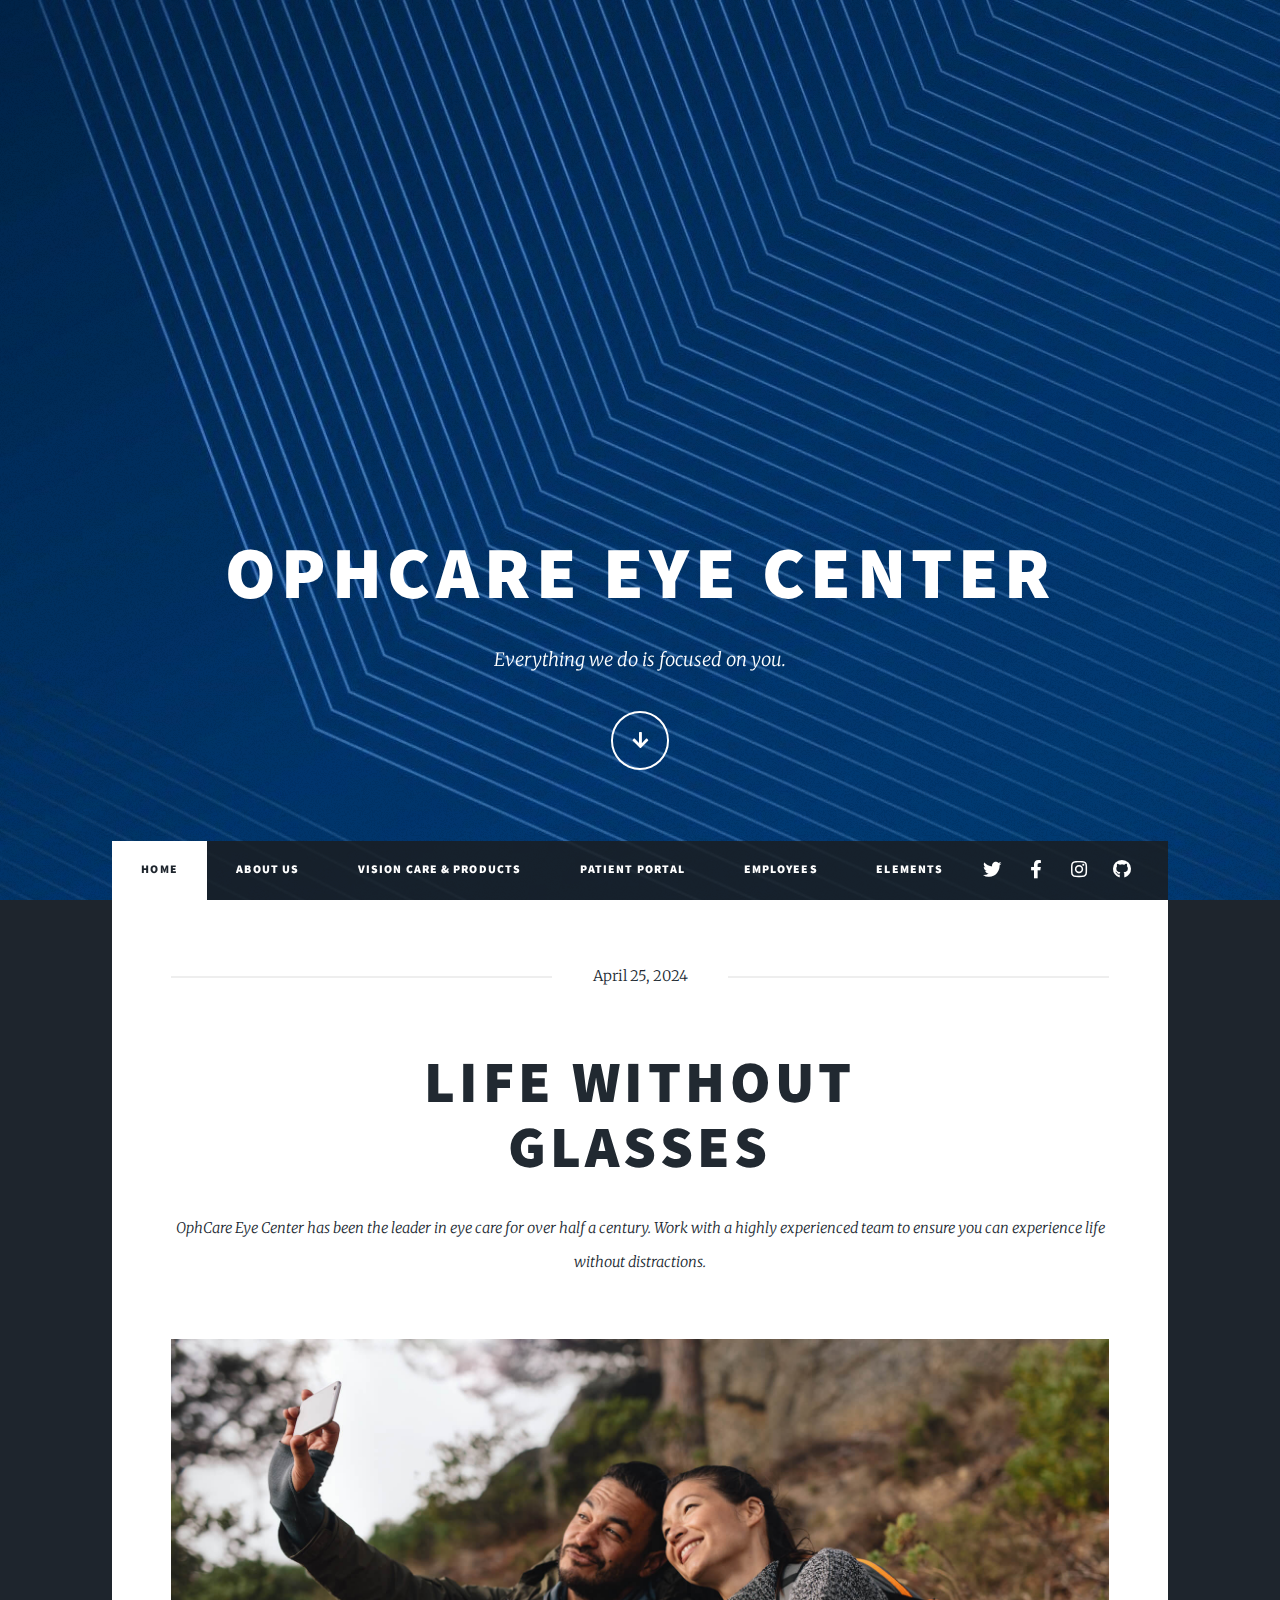
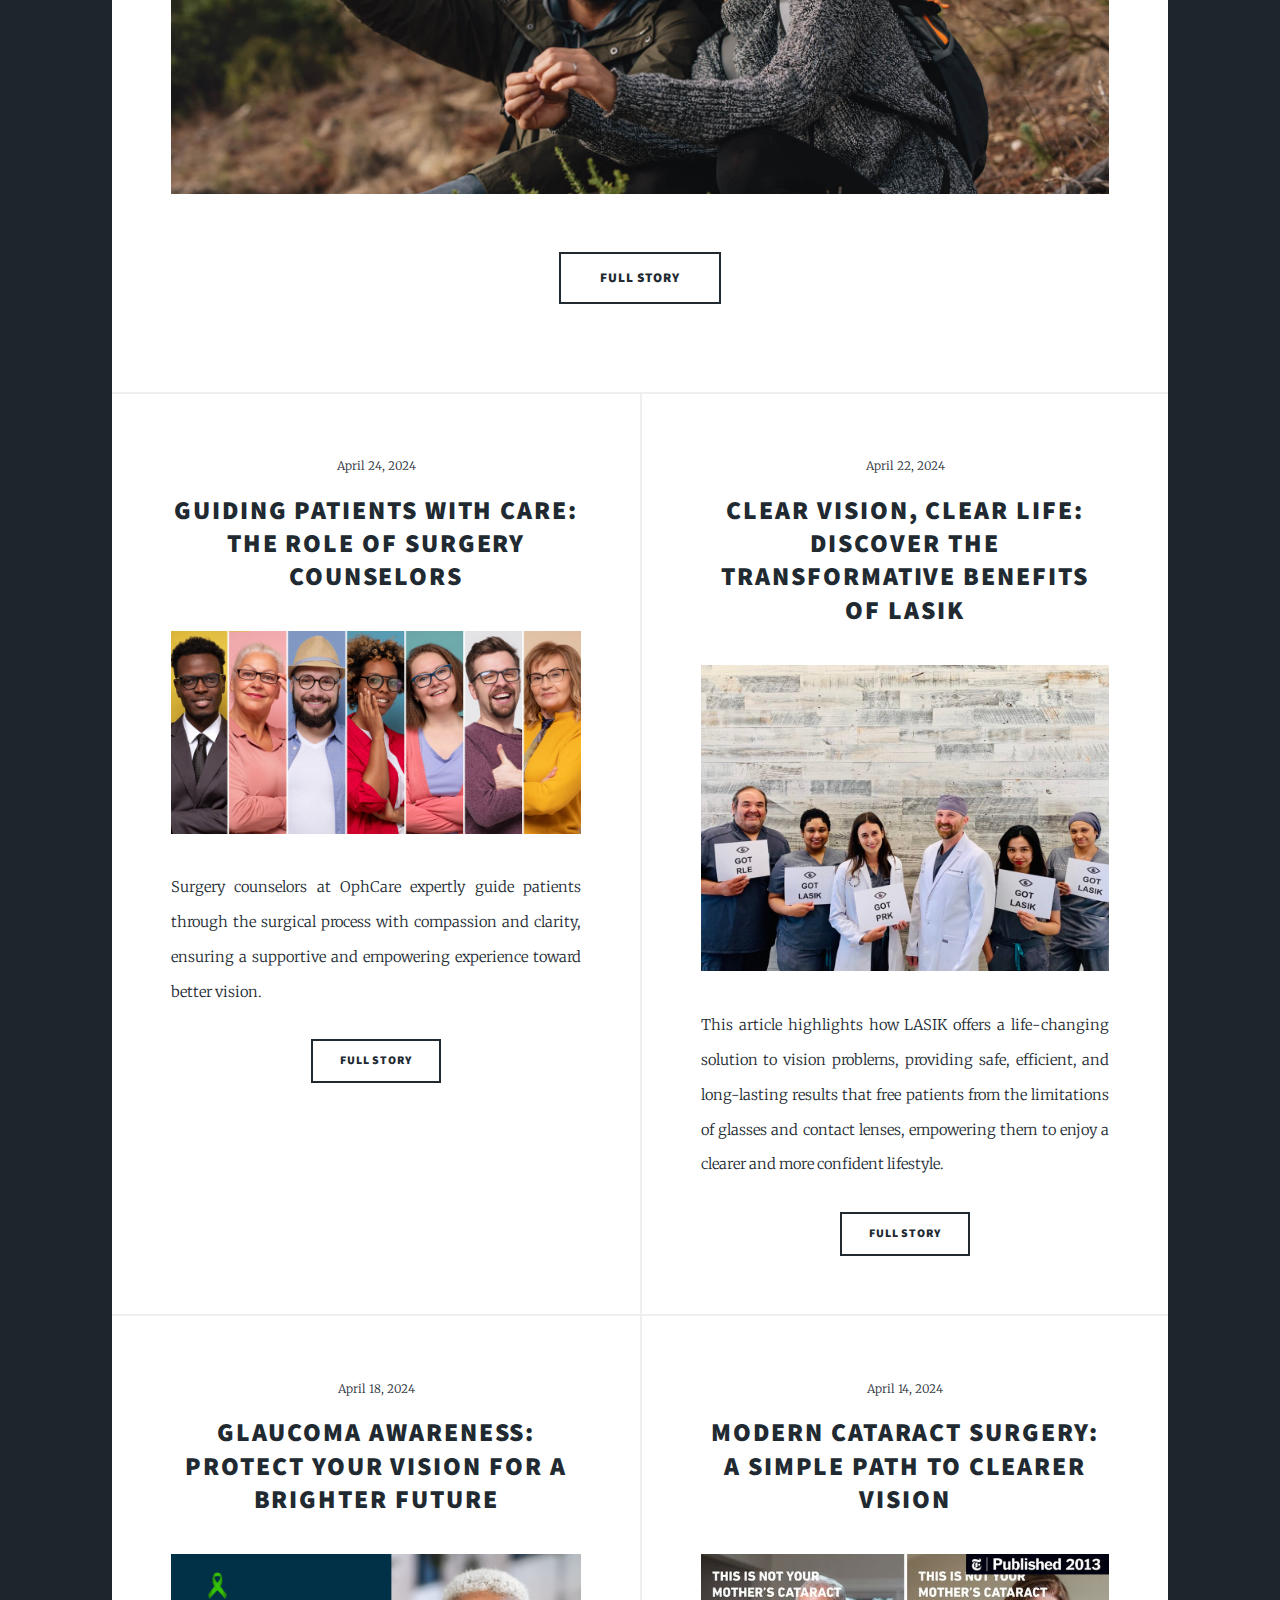
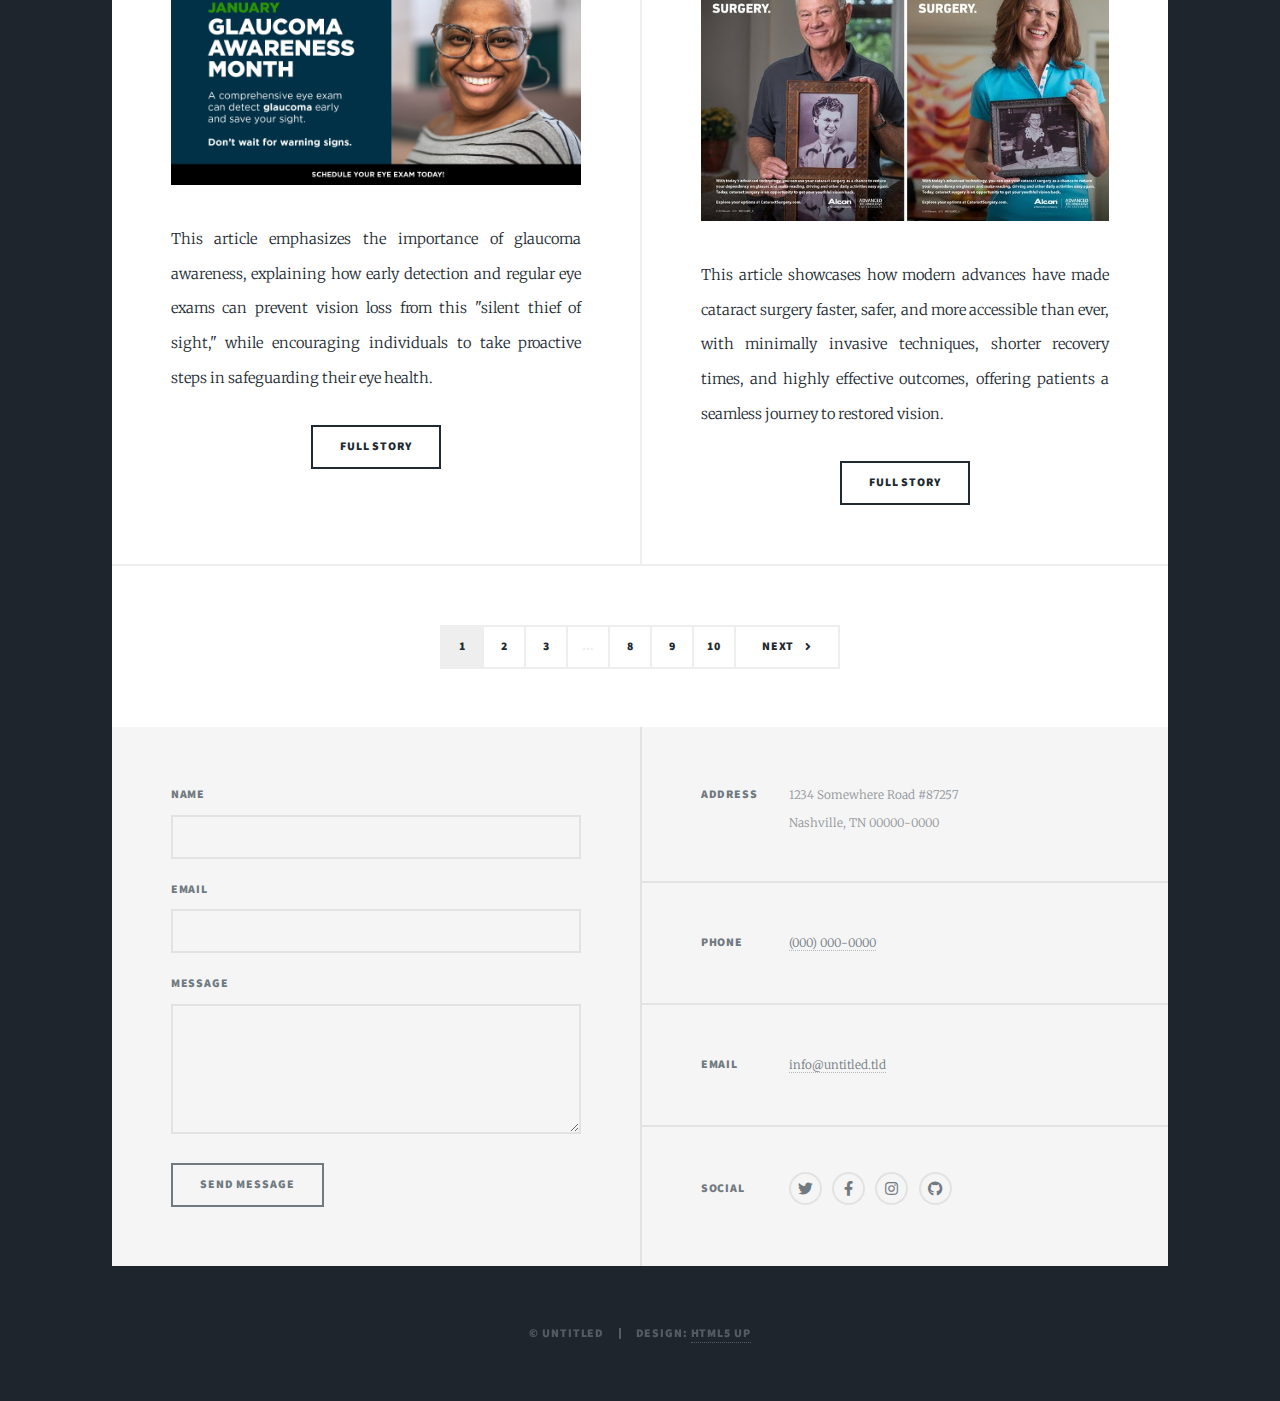
<file: index.html>
<!DOCTYPE HTML>
<!--
	Massively by HTML5 UP
	html5up.net | @ajlkn
	Free for personal and commercial use under the CCA 3.0 license (html5up.net/license)
-->
<html>
	<head>
		<title>OphCare Eye Center</title>
		<meta charset="utf-8" />
		<meta name="viewport" content="width=device-width, initial-scale=1, user-scalable=no" />
		<link rel="stylesheet" href="assets/css/main.css" />
		<noscript><link rel="stylesheet" href="assets/css/noscript.css" /></noscript>
		<script src="main.js" defer></script>
	</head>
	<body class="is-preload">

		<!-- Wrapper -->
			<div id="wrapper" class="fade-in">

				<!-- Intro -->
					<div id="intro">
						<h1>OphCare Eye Center<br />
						</h1>
						<p>Everything we do is focused on you.</p>
						<ul class="actions">
							<li><a href="#header" class="button icon solid solo fa-arrow-down scrolly">Continue</a></li>
						</ul>
					</div>

				<!-- Header -->
					<header id="header">
						<a href="index.html" class="logo">OphCare</a>
					</header>

				<!-- Nav -->
					<nav id="nav">
						<ul class="links">
							<li class="active"><a href="index.html">Home</a></li>
							<li><a href="aboutus.html">About Us</a></li>
							<li><a href="catalog.html">Vision care & Products</a></li>
							<li><a href="patientportal.html">Patient Portal</a></li>
							<li><a href="https://ophcare.awsapps.com/mail">Employees</a></li>
							<li><a href="elements.html">Elements</a></li>
							
						</ul>
						<ul class="icons">
							<li><a href="#" class="icon brands fa-twitter"><span class="label">Twitter</span></a></li>
							<li><a href="#" class="icon brands fa-facebook-f"><span class="label">Facebook</span></a></li>
							<li><a href="#" class="icon brands fa-instagram"><span class="label">Instagram</span></a></li>
							<li><a href="#" class="icon brands fa-github"><span class="label">GitHub</span></a></li>
						</ul>
					</nav>

				<!-- Main -->
					<div id="main">

						<!-- Featured Post -->
							<article class="post featured">
								<header class="major">
									<span class="date">April 25, 2024</span>
									<h2><a href="#">Life Without<br />
									Glasses</a></h2>
									<p>OphCare Eye Center has been the leader in eye care for over half a century. Work with a highly experienced team to ensure you can experience life without distractions.</p>
								</header>
								<a href="#" class="image main"><img src="images/young-couple-hike-selfie.jpeg" alt="" /></a>
								<ul class="actions special">
									<li><a href="generic.html" class="button large">Full Story</a></li>
								</ul>
							</article>

						<!-- Posts -->
							<section class="posts">
								<article>
									<header>
										<span class="date">April 24, 2024</span>
										<h2><a href="#">Guiding Patients with Care:<br />
											The Role of Surgery Counselors</a></h2>
									</header>
									<a href="#" class="image fit"><img src="images/Lasik-Consultation.jpg" alt="" /></a>
									<p>Surgery counselors at OphCare expertly guide patients through the surgical process with compassion and clarity, ensuring a supportive and empowering experience toward better vision.</p>
									<ul class="actions special">
										<li><a href="counselor.html" class="button">Full Story</a></li>
									</ul>
								</article>
								<article>
									<header>
										<span class="date">April 22, 2024</span>
										<h2><a href="#">Clear Vision, Clear Life:<br />
											Discover the Transformative Benefits of LASIK</a></h2>
									</header>
									<a href="#" class="image fit"><img src="images/SVML-Austin-Staff-Patients-2022-1024x768.jpeg" alt="" /></a>
									<p>This article highlights how LASIK offers a life-changing solution to vision problems, providing safe, efficient, and long-lasting results that free patients from the limitations of glasses and contact lenses, empowering them to enjoy a clearer and more confident lifestyle.</p>
									<ul class="actions special">
										<li><a href="generic.html" class="button">Full Story</a></li>
									</ul>
								</article>
								<article>
									<header>
										<span class="date">April 18, 2024</span>
										<h2><a href="#">Glaucoma Awareness: <br />
										Protect Your Vision for a Brighter Future</a></h2>
									</header>
									<a href="#" class="image fit"><img src="images/111013-22-VNT-GlaucomaAwareness_2023_Campaign_1920x1080_Final.jpg" alt="" /></a>
									<p>This article emphasizes the importance of glaucoma awareness, explaining how early detection and regular eye exams can prevent vision loss from this "silent thief of sight," while encouraging individuals to take proactive steps in safeguarding their eye health.</p>
									<ul class="actions special">
										<li><a href="generic.html" class="button">Full Story</a></li>
									</ul>
								</article>
								<article>
									<header>
										<span class="date">April 14, 2024</span>
										<h2><a href="#">Modern Cataract Surgery: <br />
											A Simple Path to Clearer Vision</a></h2>
									</header>
									<a href="#" class="image fit"><img src="images/12adnews-1-span-articleLarge.jpg" alt="" /></a>
									<p>This article showcases how modern advances have made cataract surgery faster, safer, and more accessible than ever, with minimally invasive techniques, shorter recovery times, and highly effective outcomes, offering patients a seamless journey to restored vision.</p>
									<ul class="actions special">
										<li><a href="generic.html" class="button">Full Story</a></li>
									</ul>
								</article>
							</section>

						<!-- Footer -->
							<footer>
								<div class="pagination">
									<!--<a href="#" class="previous">Prev</a>-->
									<a href="#" class="page active">1</a>
									<a href="#" class="page">2</a>
									<a href="#" class="page">3</a>
									<span class="extra">&hellip;</span>
									<a href="#" class="page">8</a>
									<a href="#" class="page">9</a>
									<a href="#" class="page">10</a>
									<a href="#" class="next">Next</a>
								</div>
							</footer>

					</div>

				<!-- Footer -->
					<footer id="footer">
						<section>
							<form method="post" action="#">
								<div class="fields">
									<div class="field">
										<label for="name">Name</label>
										<input type="text" name="name" id="name" />
									</div>
									<div class="field">
										<label for="email">Email</label>
										<input type="text" name="email" id="email" />
									</div>
									<div class="field">
										<label for="message">Message</label>
										<textarea name="message" id="message" rows="3"></textarea>
									</div>
								</div>
								<ul class="actions">
									<li><input type="submit" value="Send Message" id="submitBtn" /></li>
									<li id="confirmationMessage" hidden>Thank you. Confirmation email sent to your email.</li>
								</ul>
							</form>
						</section>
						<section class="split contact">
							<section class="alt">
								<h3>Address</h3>
								<p>1234 Somewhere Road #87257<br />
								Nashville, TN 00000-0000</p>
							</section>
							<section>
								<h3>Phone</h3>
								<p><a href="#">(000) 000-0000</a></p>
							</section>
							<section>
								<h3>Email</h3>
								<p><a href="#">info@untitled.tld</a></p>
							</section>
							<section>
								<h3>Social</h3>
								<ul class="icons alt">
									<li><a href="#" class="icon brands alt fa-twitter"><span class="label">Twitter</span></a></li>
									<li><a href="#" class="icon brands alt fa-facebook-f"><span class="label">Facebook</span></a></li>
									<li><a href="#" class="icon brands alt fa-instagram"><span class="label">Instagram</span></a></li>
									<li><a href="#" class="icon brands alt fa-github"><span class="label">GitHub</span></a></li>
								</ul>
							</section>
						</section>
					</footer>

				<!-- Copyright -->
					<div id="copyright">
						<ul><li>&copy; Untitled</li><li>Design: <a href="https://html5up.net">HTML5 UP</a></li></ul>
					</div>

			</div>

		<!-- Scripts -->
			<script src="assets/js/jquery.min.js"></script>
			<script src="assets/js/jquery.scrollex.min.js"></script>
			<script src="assets/js/jquery.scrolly.min.js"></script>
			<script src="assets/js/browser.min.js"></script>
			<script src="assets/js/breakpoints.min.js"></script>
			<script src="assets/js/util.js"></script>
			<script src="assets/js/main.js"></script>

	</body>
</html>
</file>
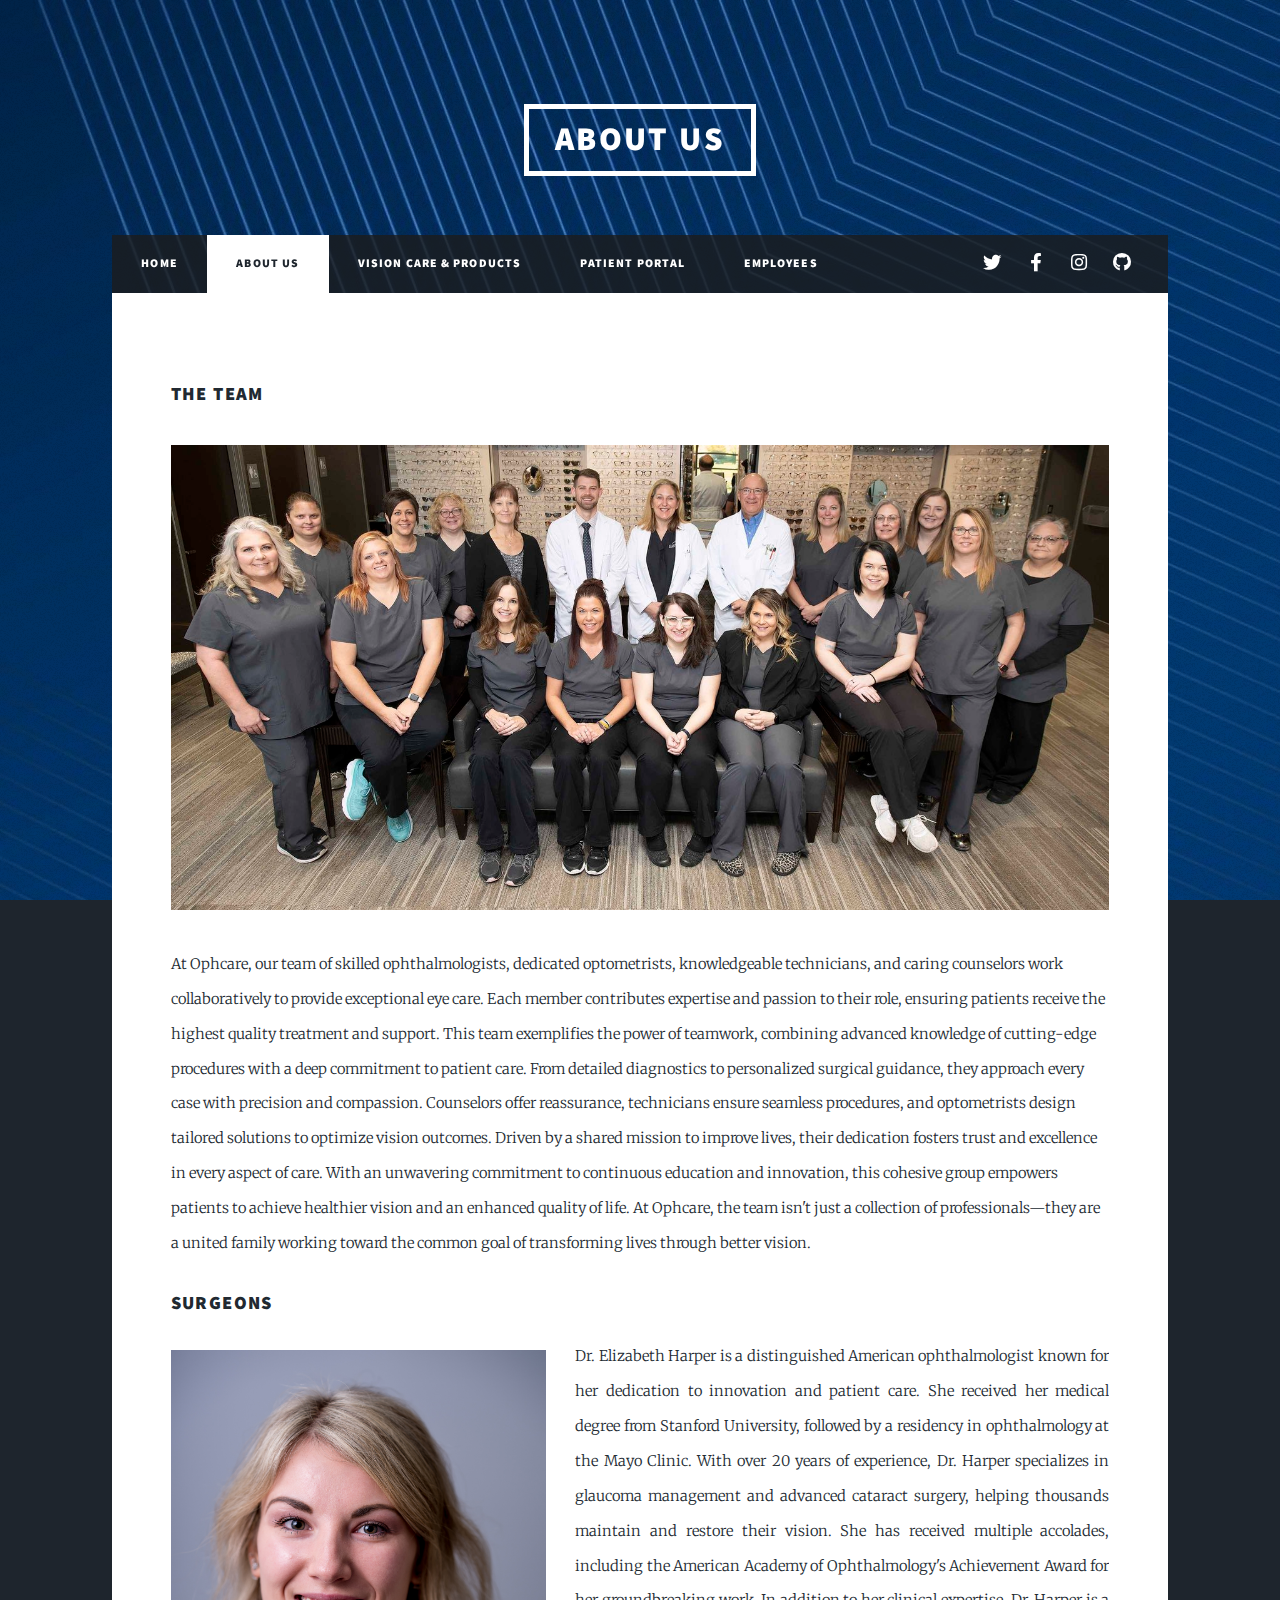
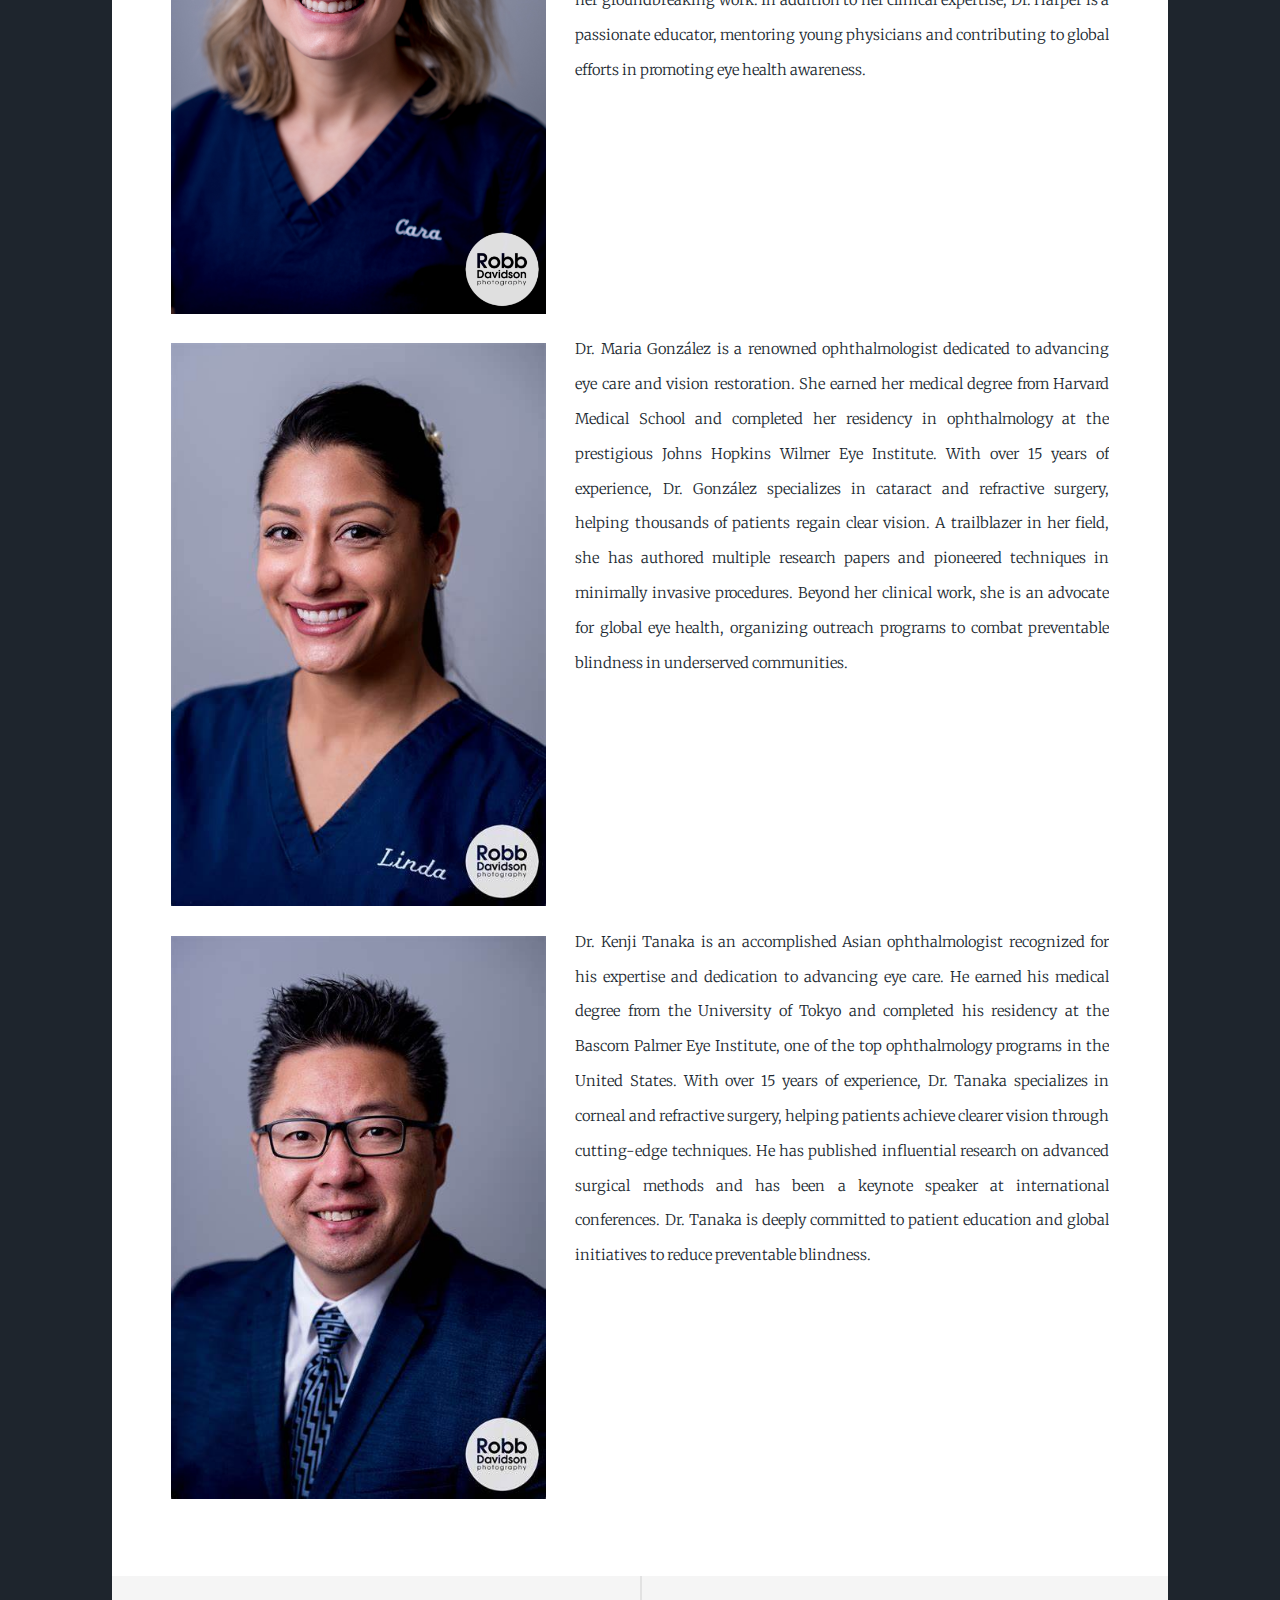
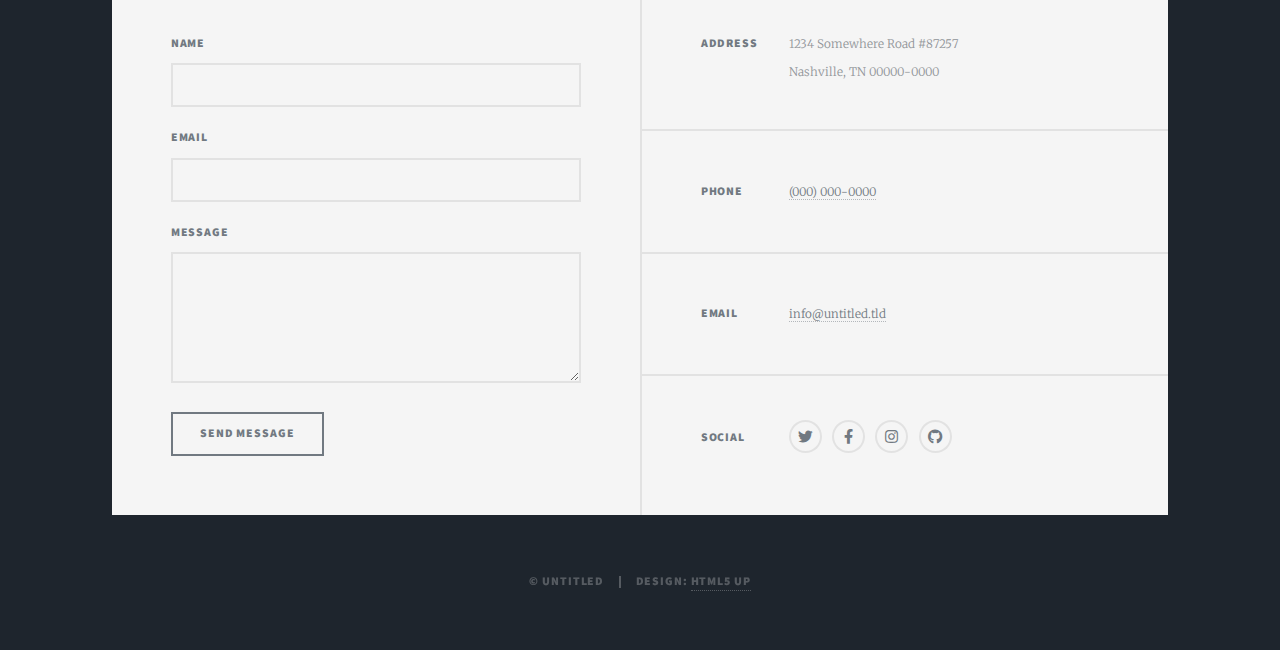
<file: aboutus.html>
<!DOCTYPE HTML>
<!--
	Massively by HTML5 UP
	html5up.net | @ajlkn
	Free for personal and commercial use under the CCA 3.0 license (html5up.net/license)
-->
<html>
	<head>
		<title>About Us</title>
		<meta charset="utf-8" />
		<meta name="viewport" content="width=device-width, initial-scale=1, user-scalable=no" />
		<link rel="stylesheet" href="assets/css/main.css" />
		<noscript><link rel="stylesheet" href="assets/css/noscript.css" /></noscript>
	</head>
	<body class="is-preload">

		<!-- Wrapper -->
			<div id="wrapper">

				<!-- Header -->
					<header id="header">
						<a href="index.html" class="logo">About Us</a>
					</header>

				<!-- Nav -->
					<nav id="nav">
						<ul class="links">
							<li><a href="index.html">Home</a></li>
							<li class="active" ><a href="aboutus.html">About Us</a></li>
							<li><a href="catalog.html">Vision care & Products</a></li>
							<li><a href="patientportal.html">Patient Portal</a></li>
							<li><a href="elements.html">Employees</a></li>
						</ul>
						<ul class="icons">
							<li><a href="#" class="icon brands fa-twitter"><span class="label">Twitter</span></a></li>
							<li><a href="#" class="icon brands fa-facebook-f"><span class="label">Facebook</span></a></li>
							<li><a href="#" class="icon brands fa-instagram"><span class="label">Instagram</span></a></li>
							<li><a href="#" class="icon brands fa-github"><span class="label">GitHub</span></a></li>
						</ul>
					</nav>

				<!-- Main -->
					<div id="main">

						<!-- Post -->
							<section class="post">
								<h3> The Team </h3>
									<span class="image fit"><img src="images/staff.jpg" alt="" /></span>
									</span>At Ophcare, our team of skilled ophthalmologists, dedicated optometrists, knowledgeable technicians, and caring counselors work collaboratively to provide exceptional eye care. Each member contributes expertise and passion to their role, ensuring patients receive the highest quality treatment and support.
									This team exemplifies the power of teamwork, combining advanced knowledge of cutting-edge procedures with a deep commitment to patient care. From detailed diagnostics to personalized surgical guidance, they approach every case with precision and compassion. Counselors offer reassurance, technicians ensure seamless procedures, and optometrists design tailored solutions to optimize vision outcomes.									
									Driven by a shared mission to improve lives, their dedication fosters trust and excellence in every aspect of care. With an unwavering commitment to continuous education and innovation, this cohesive group empowers patients to achieve healthier vision and an enhanced quality of life. At Ophcare, the team isn't just a collection of professionals—they are a united family working toward the common goal of transforming lives through better vision.</p>
								<h3> Surgeons </h3>
									<div class="surgeon">
										<p><span class="image left"><img src="images/surgeon1.jpg" alt="" /></span>Dr. Elizabeth Harper is a distinguished American ophthalmologist known for her dedication to innovation and patient care. She received her medical degree from Stanford University, followed by a residency in ophthalmology at the Mayo Clinic. With over 20 years of experience, Dr. Harper specializes in glaucoma management and advanced cataract surgery, helping thousands maintain and restore their vision. She has received multiple accolades, including the American Academy of Ophthalmology's Achievement Award for her groundbreaking work. In addition to her clinical expertise, Dr. Harper is a passionate educator, mentoring young physicians and contributing to global efforts in promoting eye health awareness.</p>
									</div>
									<div class="surgeon">
										<p><span class="image left"><img src="images/surgeon2.jpg" alt="" /></span>Dr. Maria González is a renowned ophthalmologist dedicated to advancing eye care and vision restoration. She earned her medical degree from Harvard Medical School and completed her residency in ophthalmology at the prestigious Johns Hopkins Wilmer Eye Institute. With over 15 years of experience, Dr. González specializes in cataract and refractive surgery, helping thousands of patients regain clear vision. A trailblazer in her field, she has authored multiple research papers and pioneered techniques in minimally invasive procedures. Beyond her clinical work, she is an advocate for global eye health, organizing outreach programs to combat preventable blindness in underserved communities.</p>
									</div>
									<div class="surgeon">
										<p><span class="image left"><img src="images/surgeon3.jpg" alt="" /></span>Dr. Kenji Tanaka is an accomplished Asian ophthalmologist recognized for his expertise and dedication to advancing eye care. He earned his medical degree from the University of Tokyo and completed his residency at the Bascom Palmer Eye Institute, one of the top ophthalmology programs in the United States. With over 15 years of experience, Dr. Tanaka specializes in corneal and refractive surgery, helping patients achieve clearer vision through cutting-edge techniques. He has published influential research on advanced surgical methods and has been a keynote speaker at international conferences. Dr. Tanaka is deeply committed to patient education and global initiatives to reduce preventable blindness.</p>
									</div>
							</section>

					</div>

				<!-- Footer -->
					<footer id="footer">
						<section>
							<form method="post" action="#">
								<div class="fields">
									<div class="field">
										<label for="name">Name</label>
										<input type="text" name="name" id="name" />
									</div>
									<div class="field">
										<label for="email">Email</label>
										<input type="text" name="email" id="email" />
									</div>
									<div class="field">
										<label for="message">Message</label>
										<textarea name="message" id="message" rows="3"></textarea>
									</div>
								</div>
								<ul class="actions">
									<li><input type="submit" value="Send Message" /></li>
								</ul>
							</form>
						</section>
						<section class="split contact">
							<section class="alt">
								<h3>Address</h3>
								<p>1234 Somewhere Road #87257<br />
								Nashville, TN 00000-0000</p>
							</section>
							<section>
								<h3>Phone</h3>
								<p><a href="#">(000) 000-0000</a></p>
							</section>
							<section>
								<h3>Email</h3>
								<p><a href="#">info@untitled.tld</a></p>
							</section>
							<section>
								<h3>Social</h3>
								<ul class="icons alt">
									<li><a href="#" class="icon brands alt fa-twitter"><span class="label">Twitter</span></a></li>
									<li><a href="#" class="icon brands alt fa-facebook-f"><span class="label">Facebook</span></a></li>
									<li><a href="#" class="icon brands alt fa-instagram"><span class="label">Instagram</span></a></li>
									<li><a href="#" class="icon brands alt fa-github"><span class="label">GitHub</span></a></li>
								</ul>
							</section>
						</section>
					</footer>

				<!-- Copyright -->
					<div id="copyright">
						<ul><li>&copy; Untitled</li><li>Design: <a href="https://html5up.net">HTML5 UP</a></li></ul>
					</div>

			</div>

		<!-- Scripts -->
			<script src="assets/js/jquery.min.js"></script>
			<script src="assets/js/jquery.scrollex.min.js"></script>
			<script src="assets/js/jquery.scrolly.min.js"></script>
			<script src="assets/js/browser.min.js"></script>
			<script src="assets/js/breakpoints.min.js"></script>
			<script src="assets/js/util.js"></script>
			<script src="assets/js/main.js"></script>

	</body>
</html>
</file>
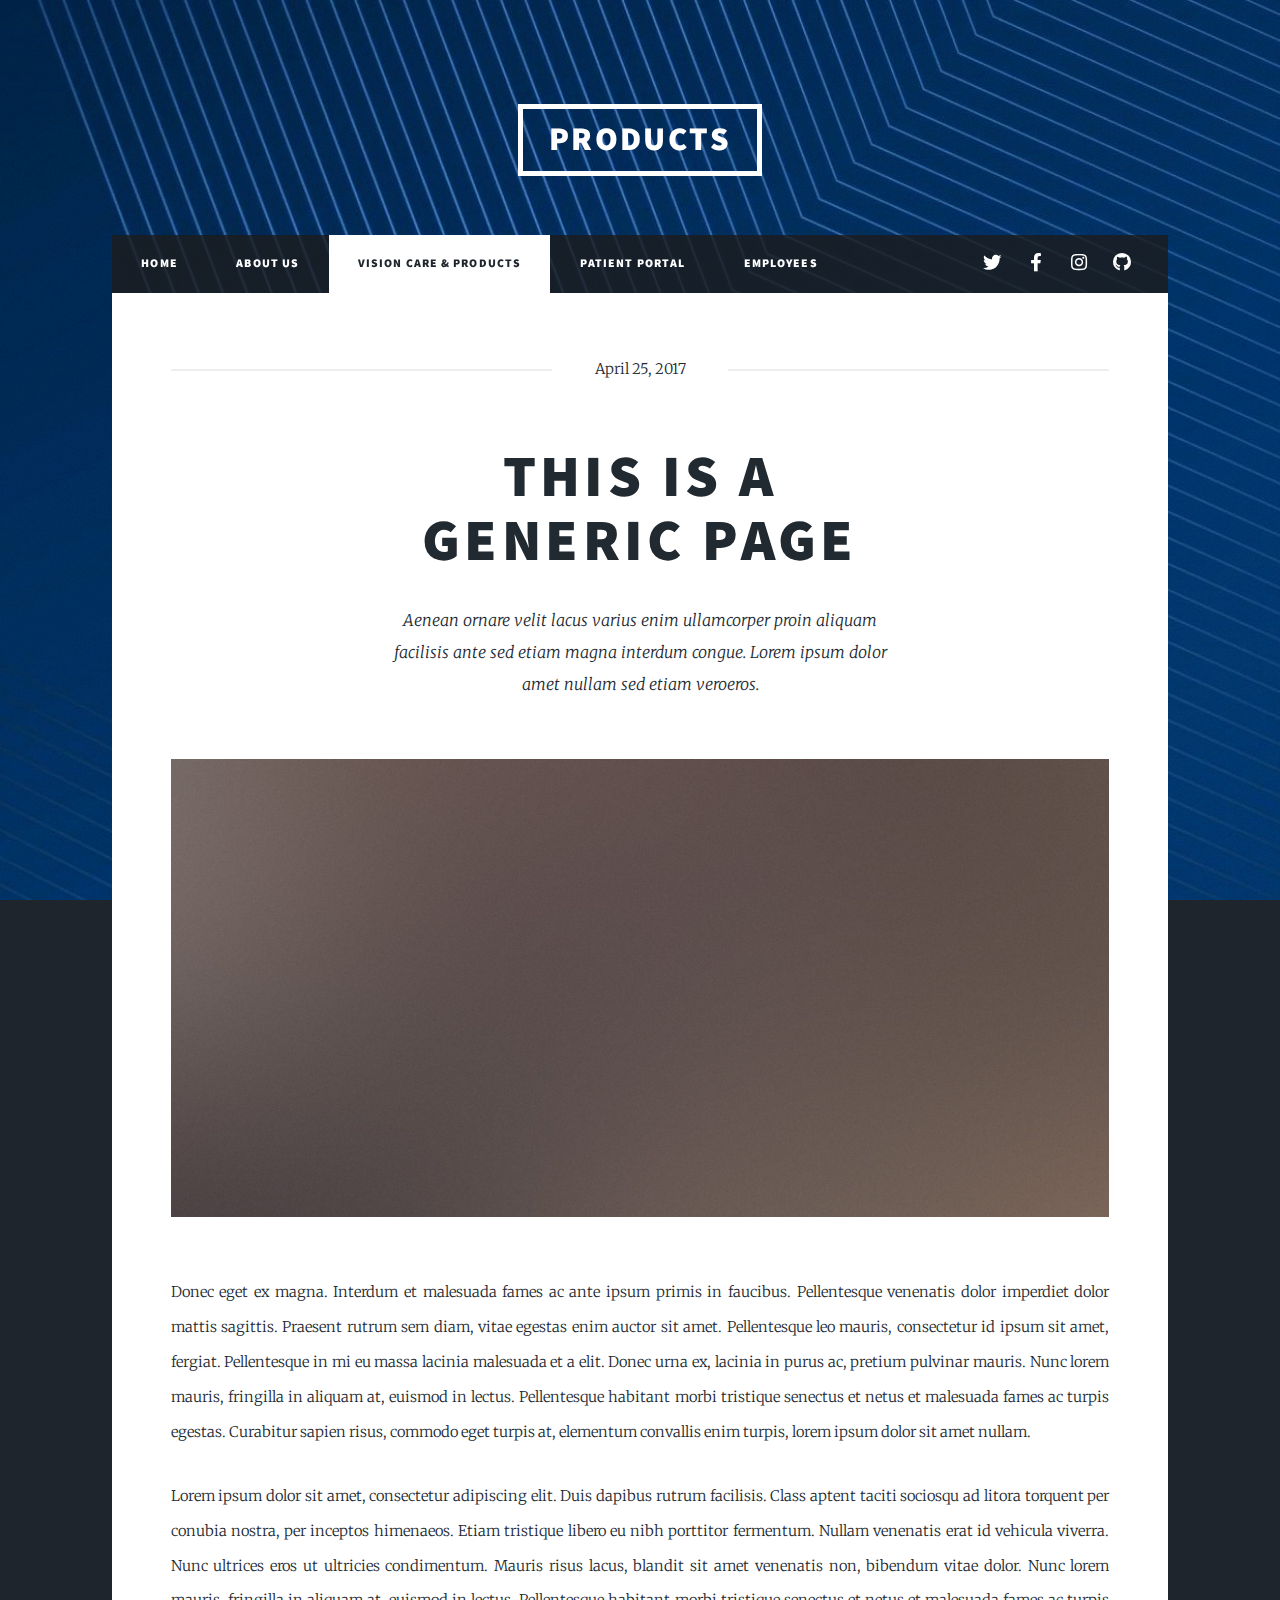
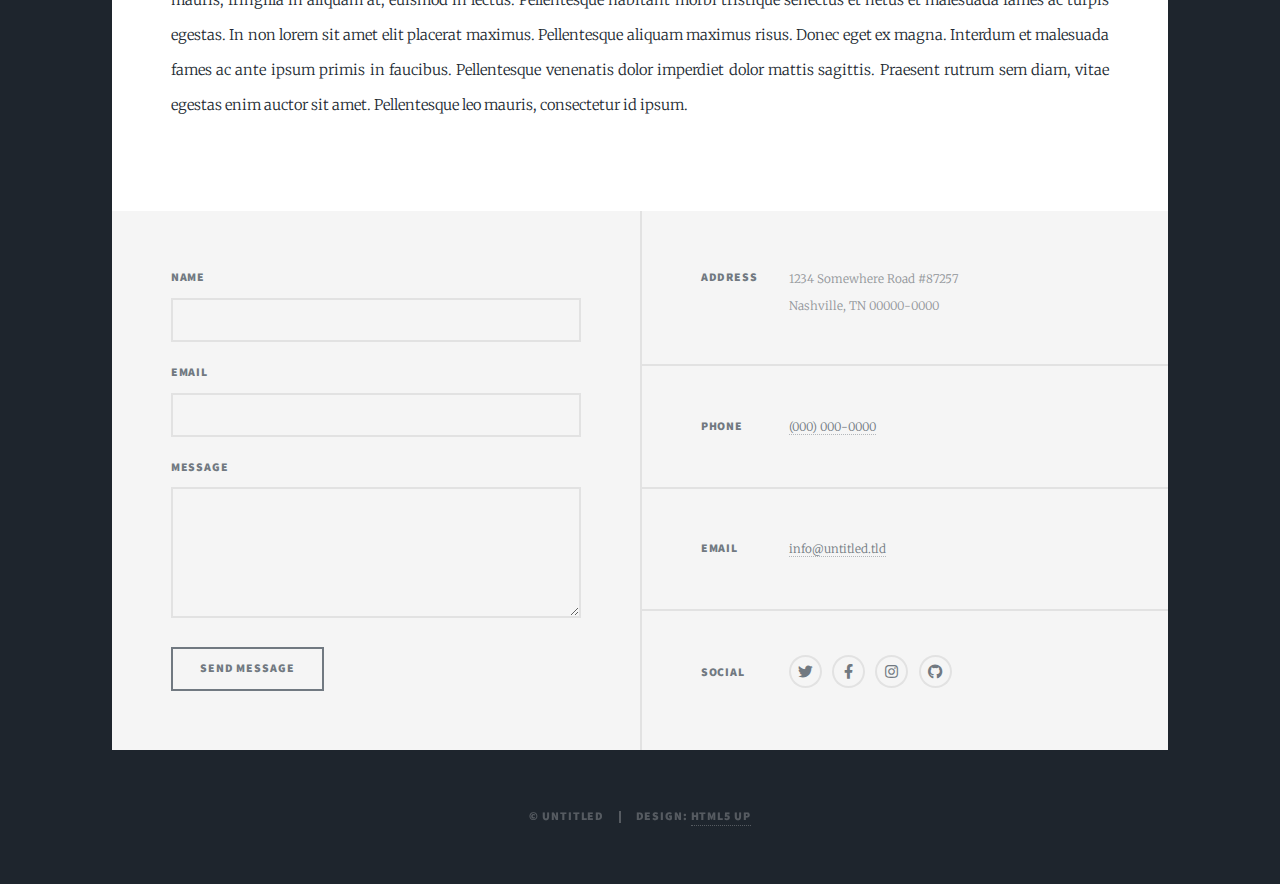
<file: catalog.html>
<!DOCTYPE HTML>
<!--
	Massively by HTML5 UP
	html5up.net | @ajlkn
	Free for personal and commercial use under the CCA 3.0 license (html5up.net/license)
-->
<html>
	<head>
		<title>Catalog</title>
		<meta charset="utf-8" />
		<meta name="viewport" content="width=device-width, initial-scale=1, user-scalable=no" />
		<link rel="stylesheet" href="assets/css/main.css" />
		<noscript><link rel="stylesheet" href="assets/css/noscript.css" /></noscript>
	</head>
	<body class="is-preload">

		<!-- Wrapper -->
			<div id="wrapper">

				<!-- Header -->
					<header id="header">
						<a href="index.html" class="logo">Products</a>
					</header>

				<!-- Nav -->
					<nav id="nav">
						<ul class="links">
							<li><a href="index.html">Home</a></li>
							<li><a href="aboutus.html">About Us</a></li>
							<li class="active"><a href="catalog.html">Vision care & Products</a></li>
							<li><a href="patientportal.html">Patient Portal</a></li>
							<li><a href="elements.html">Employees</a></li>
						</ul>
						<ul class="icons">
							<li><a href="#" class="icon brands fa-twitter"><span class="label">Twitter</span></a></li>
							<li><a href="#" class="icon brands fa-facebook-f"><span class="label">Facebook</span></a></li>
							<li><a href="#" class="icon brands fa-instagram"><span class="label">Instagram</span></a></li>
							<li><a href="#" class="icon brands fa-github"><span class="label">GitHub</span></a></li>
						</ul>
					</nav>

				<!-- Main -->
					<div id="main">

						<!-- Post -->
							<section class="post">
								<header class="major">
									<span class="date">April 25, 2017</span>
									<h1>This is a<br />
									Generic Page</h1>
									<p>Aenean ornare velit lacus varius enim ullamcorper proin aliquam<br />
									facilisis ante sed etiam magna interdum congue. Lorem ipsum dolor<br />
									amet nullam sed etiam veroeros.</p>
								</header>
								<div class="image main"><img src="images/pic01.jpg" alt="" /></div>
								<p>Donec eget ex magna. Interdum et malesuada fames ac ante ipsum primis in faucibus. Pellentesque venenatis dolor imperdiet dolor mattis sagittis. Praesent rutrum sem diam, vitae egestas enim auctor sit amet. Pellentesque leo mauris, consectetur id ipsum sit amet, fergiat. Pellentesque in mi eu massa lacinia malesuada et a elit. Donec urna ex, lacinia in purus ac, pretium pulvinar mauris. Nunc lorem mauris, fringilla in aliquam at, euismod in lectus. Pellentesque habitant morbi tristique senectus et netus et malesuada fames ac turpis egestas. Curabitur sapien risus, commodo eget turpis at, elementum convallis enim turpis, lorem ipsum dolor sit amet nullam.</p>
								<p>Lorem ipsum dolor sit amet, consectetur adipiscing elit. Duis dapibus rutrum facilisis. Class aptent taciti sociosqu ad litora torquent per conubia nostra, per inceptos himenaeos. Etiam tristique libero eu nibh porttitor fermentum. Nullam venenatis erat id vehicula viverra. Nunc ultrices eros ut ultricies condimentum. Mauris risus lacus, blandit sit amet venenatis non, bibendum vitae dolor. Nunc lorem mauris, fringilla in aliquam at, euismod in lectus. Pellentesque habitant morbi tristique senectus et netus et malesuada fames ac turpis egestas. In non lorem sit amet elit placerat maximus. Pellentesque aliquam maximus risus. Donec eget ex magna. Interdum et malesuada fames ac ante ipsum primis in faucibus. Pellentesque venenatis dolor imperdiet dolor mattis sagittis. Praesent rutrum sem diam, vitae egestas enim auctor sit amet. Pellentesque leo mauris, consectetur id ipsum.</p>
							</section>

					</div>

				<!-- Footer -->
					<footer id="footer">
						<section>
							<form method="post" action="#">
								<div class="fields">
									<div class="field">
										<label for="name">Name</label>
										<input type="text" name="name" id="name" />
									</div>
									<div class="field">
										<label for="email">Email</label>
										<input type="text" name="email" id="email" />
									</div>
									<div class="field">
										<label for="message">Message</label>
										<textarea name="message" id="message" rows="3"></textarea>
									</div>
								</div>
								<ul class="actions">
									<li><input type="submit" value="Send Message" /></li>
								</ul>
							</form>
						</section>
						<section class="split contact">
							<section class="alt">
								<h3>Address</h3>
								<p>1234 Somewhere Road #87257<br />
								Nashville, TN 00000-0000</p>
							</section>
							<section>
								<h3>Phone</h3>
								<p><a href="#">(000) 000-0000</a></p>
							</section>
							<section>
								<h3>Email</h3>
								<p><a href="#">info@untitled.tld</a></p>
							</section>
							<section>
								<h3>Social</h3>
								<ul class="icons alt">
									<li><a href="#" class="icon brands alt fa-twitter"><span class="label">Twitter</span></a></li>
									<li><a href="#" class="icon brands alt fa-facebook-f"><span class="label">Facebook</span></a></li>
									<li><a href="#" class="icon brands alt fa-instagram"><span class="label">Instagram</span></a></li>
									<li><a href="#" class="icon brands alt fa-github"><span class="label">GitHub</span></a></li>
								</ul>
							</section>
						</section>
					</footer>

				<!-- Copyright -->
					<div id="copyright">
						<ul><li>&copy; Untitled</li><li>Design: <a href="https://html5up.net">HTML5 UP</a></li></ul>
					</div>

			</div>

		<!-- Scripts -->
			<script src="assets/js/jquery.min.js"></script>
			<script src="assets/js/jquery.scrollex.min.js"></script>
			<script src="assets/js/jquery.scrolly.min.js"></script>
			<script src="assets/js/browser.min.js"></script>
			<script src="assets/js/breakpoints.min.js"></script>
			<script src="assets/js/util.js"></script>
			<script src="assets/js/main.js"></script>

	</body>
</html>
</file>
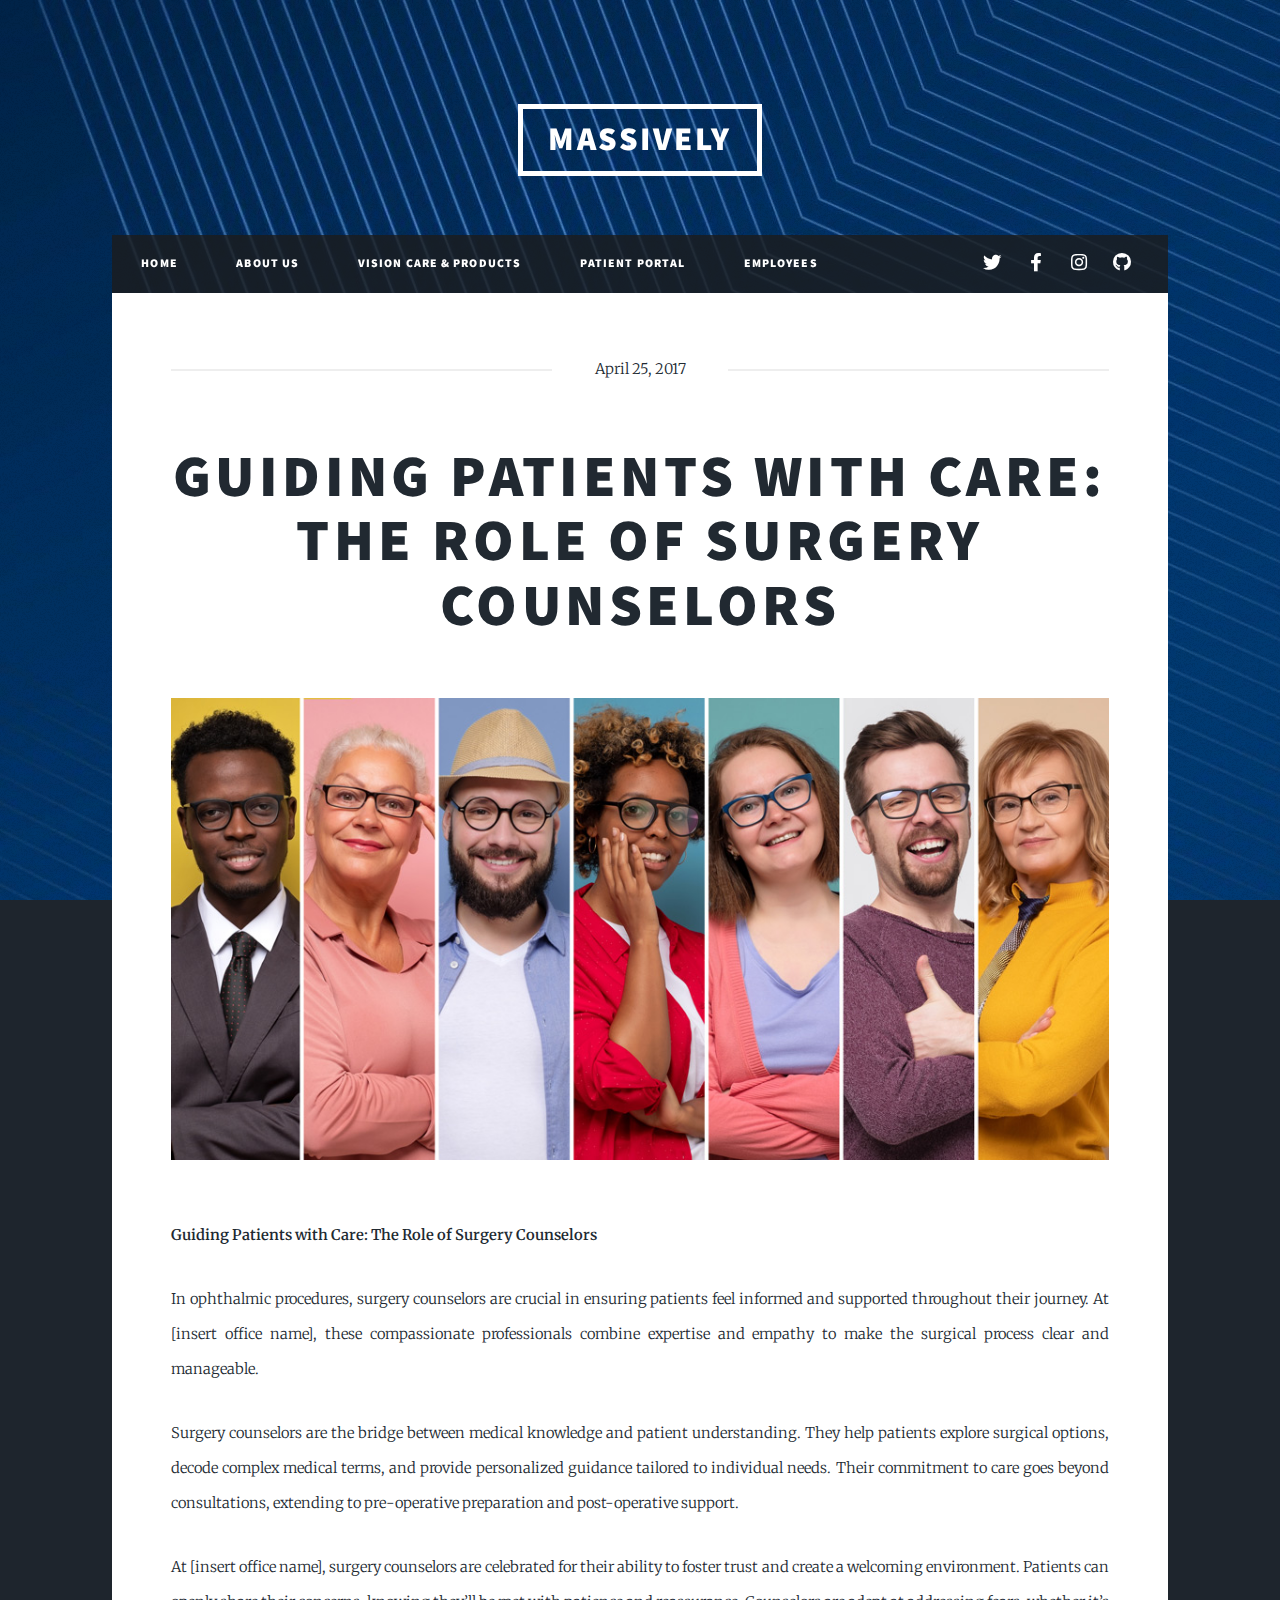
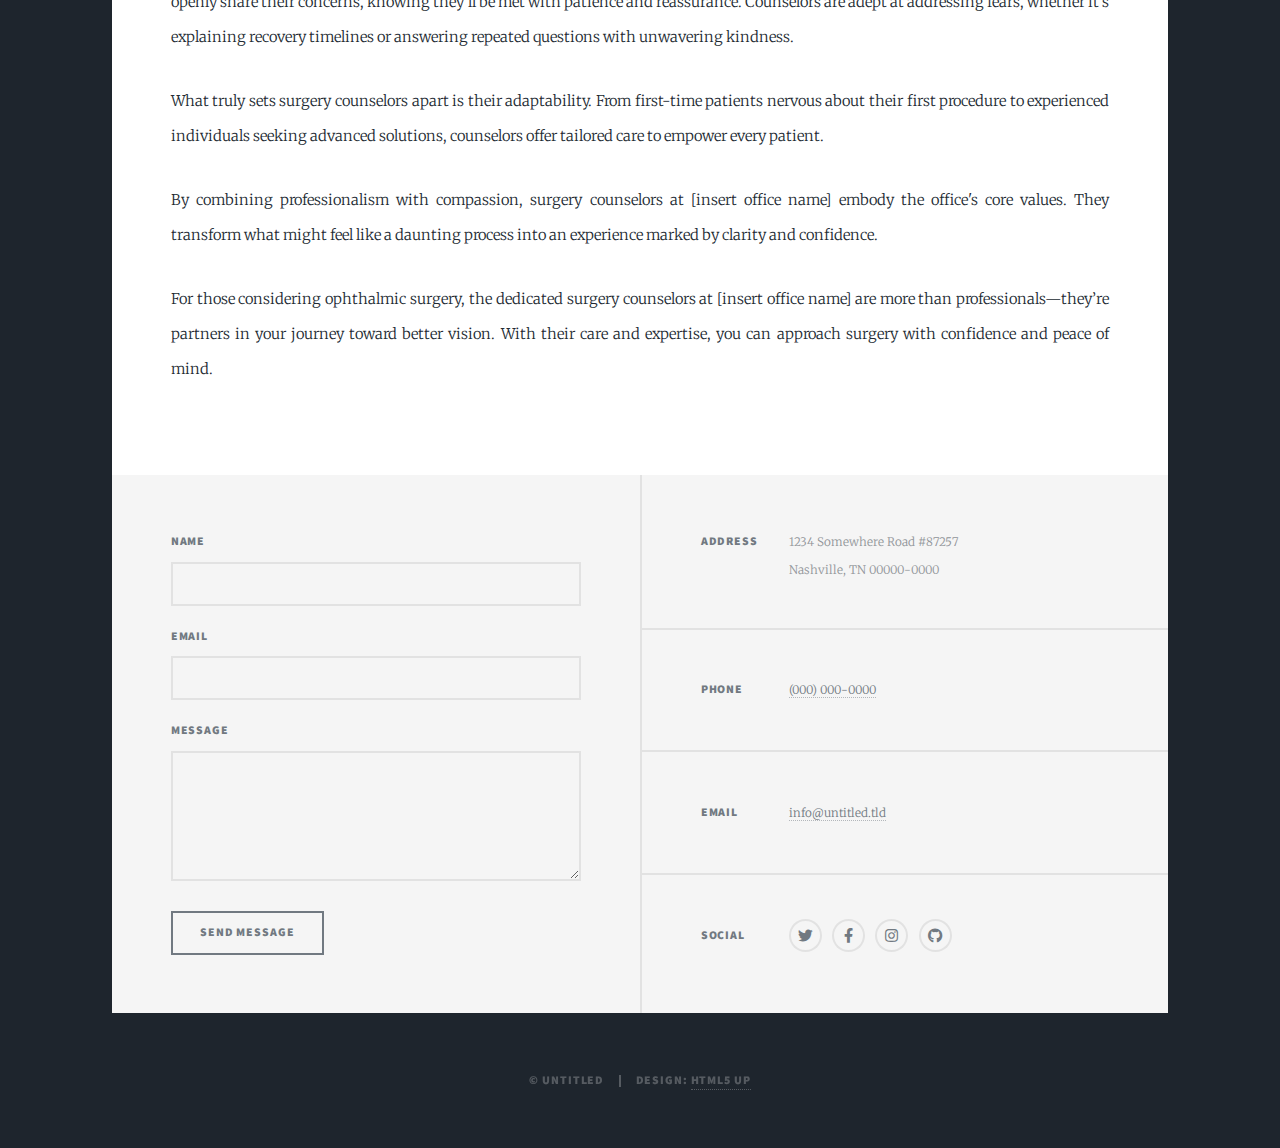
<file: counselor.html>
<!DOCTYPE HTML>
<!--
	Massively by HTML5 UP
	html5up.net | @ajlkn
	Free for personal and commercial use under the CCA 3.0 license (html5up.net/license)
-->
<html>
	<head>
		<title>Article</title>
		<meta charset="utf-8" />
		<meta name="viewport" content="width=device-width, initial-scale=1, user-scalable=no" />
		<link rel="stylesheet" href="assets/css/main.css" />
		<noscript><link rel="stylesheet" href="assets/css/noscript.css" /></noscript>
	</head>
	<body class="is-preload">

		<!-- Wrapper -->
			<div id="wrapper">

				<!-- Header -->
					<header id="header">
						<a href="index.html" class="logo">Massively</a>
					</header>

				<!-- Nav -->
					<nav id="nav">
						<ul class="links">
							<li><a href="index.html">Home</a></li>
							<li><a href="aboutus.html">About Us</a></li>
							<li><a href="catalog.html">Vision care & Products</a></li>
							<li><a href="patientportal.html">Patient Portal</a></li>
							<li><a href="elements.html">Employees</a></li>
						</ul>
						<ul class="icons">
							<li><a href="#" class="icon brands fa-twitter"><span class="label">Twitter</span></a></li>
							<li><a href="#" class="icon brands fa-facebook-f"><span class="label">Facebook</span></a></li>
							<li><a href="#" class="icon brands fa-instagram"><span class="label">Instagram</span></a></li>
							<li><a href="#" class="icon brands fa-github"><span class="label">GitHub</span></a></li>
						</ul>
					</nav>

				<!-- Main -->
					<div id="main">

						<!-- Post -->
							<section class="post">
								<header class="major">
									<span class="date">April 25, 2017</span>
									<h1>Guiding Patients with Care:<br />
										The Role of Surgery Counselors</h1>
									<p></p>
								</header>
								<div class="image main"><img src="images/Lasik-Consultation.jpg" alt="" /></div>
								<p><strong>Guiding Patients with Care: The Role of Surgery Counselors</strong></p>
								<p>In ophthalmic procedures, surgery counselors are crucial in ensuring patients feel informed and supported throughout their journey. At [insert office name], these compassionate professionals combine expertise and empathy to make the surgical process clear and manageable.</p>
								<p>Surgery counselors are the bridge between medical knowledge and patient understanding. They help patients explore surgical options, decode complex medical terms, and provide personalized guidance tailored to individual needs. Their commitment to care goes beyond consultations, extending to pre-operative preparation and post-operative support.</p>
								<p>At [insert office name], surgery counselors are celebrated for their ability to foster trust and create a welcoming environment. Patients can openly share their concerns, knowing they’ll be met with patience and reassurance. Counselors are adept at addressing fears, whether it’s explaining recovery timelines or answering repeated questions with unwavering kindness.</p>
								<p>What truly sets surgery counselors apart is their adaptability. From first-time patients nervous about their first procedure to experienced individuals seeking advanced solutions, counselors offer tailored care to empower every patient.</p>
								<p>By combining professionalism with compassion, surgery counselors at [insert office name] embody the office's core values. They transform what might feel like a daunting process into an experience marked by clarity and confidence.</p>
								<p>For those considering ophthalmic surgery, the dedicated surgery counselors at [insert office name] are more than professionals—they’re partners in your journey toward better vision. With their care and expertise, you can approach surgery with confidence and peace of mind.</p>

							</section>

					</div>

				<!-- Footer -->
					<footer id="footer">
						<section>
							<form method="post" action="#">
								<div class="fields">
									<div class="field">
										<label for="name">Name</label>
										<input type="text" name="name" id="name" />
									</div>
									<div class="field">
										<label for="email">Email</label>
										<input type="text" name="email" id="email" />
									</div>
									<div class="field">
										<label for="message">Message</label>
										<textarea name="message" id="message" rows="3"></textarea>
									</div>
								</div>
								<ul class="actions">
									<li><input type="submit" value="Send Message" /></li>
								</ul>
							</form>
						</section>
						<section class="split contact">
							<section class="alt">
								<h3>Address</h3>
								<p>1234 Somewhere Road #87257<br />
								Nashville, TN 00000-0000</p>
							</section>
							<section>
								<h3>Phone</h3>
								<p><a href="#">(000) 000-0000</a></p>
							</section>
							<section>
								<h3>Email</h3>
								<p><a href="#">info@untitled.tld</a></p>
							</section>
							<section>
								<h3>Social</h3>
								<ul class="icons alt">
									<li><a href="#" class="icon brands alt fa-twitter"><span class="label">Twitter</span></a></li>
									<li><a href="#" class="icon brands alt fa-facebook-f"><span class="label">Facebook</span></a></li>
									<li><a href="#" class="icon brands alt fa-instagram"><span class="label">Instagram</span></a></li>
									<li><a href="#" class="icon brands alt fa-github"><span class="label">GitHub</span></a></li>
								</ul>
							</section>
						</section>
					</footer>

				<!-- Copyright -->
					<div id="copyright">
						<ul><li>&copy; Untitled</li><li>Design: <a href="https://html5up.net">HTML5 UP</a></li></ul>
					</div>

			</div>

		<!-- Scripts -->
			<script src="assets/js/jquery.min.js"></script>
			<script src="assets/js/jquery.scrollex.min.js"></script>
			<script src="assets/js/jquery.scrolly.min.js"></script>
			<script src="assets/js/browser.min.js"></script>
			<script src="assets/js/breakpoints.min.js"></script>
			<script src="assets/js/util.js"></script>
			<script src="assets/js/main.js"></script>

	</body>
</html>
</file>
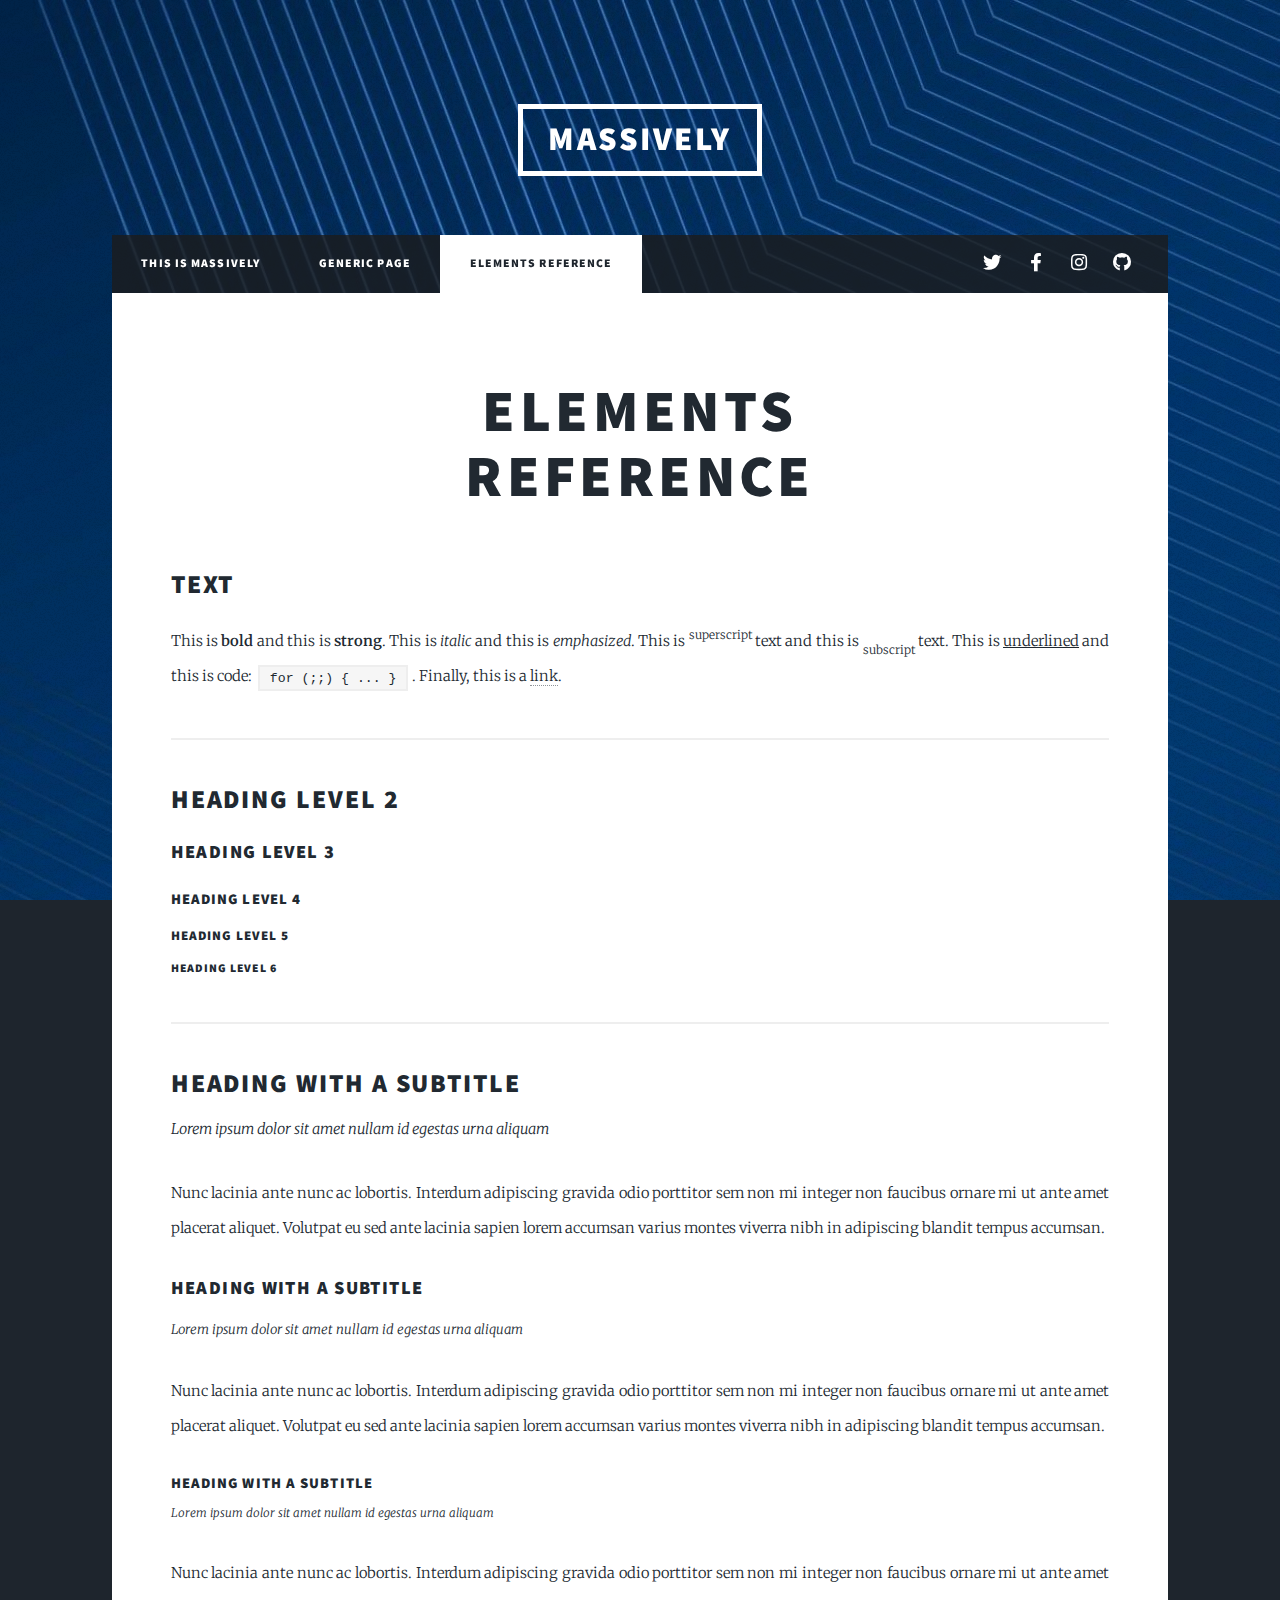
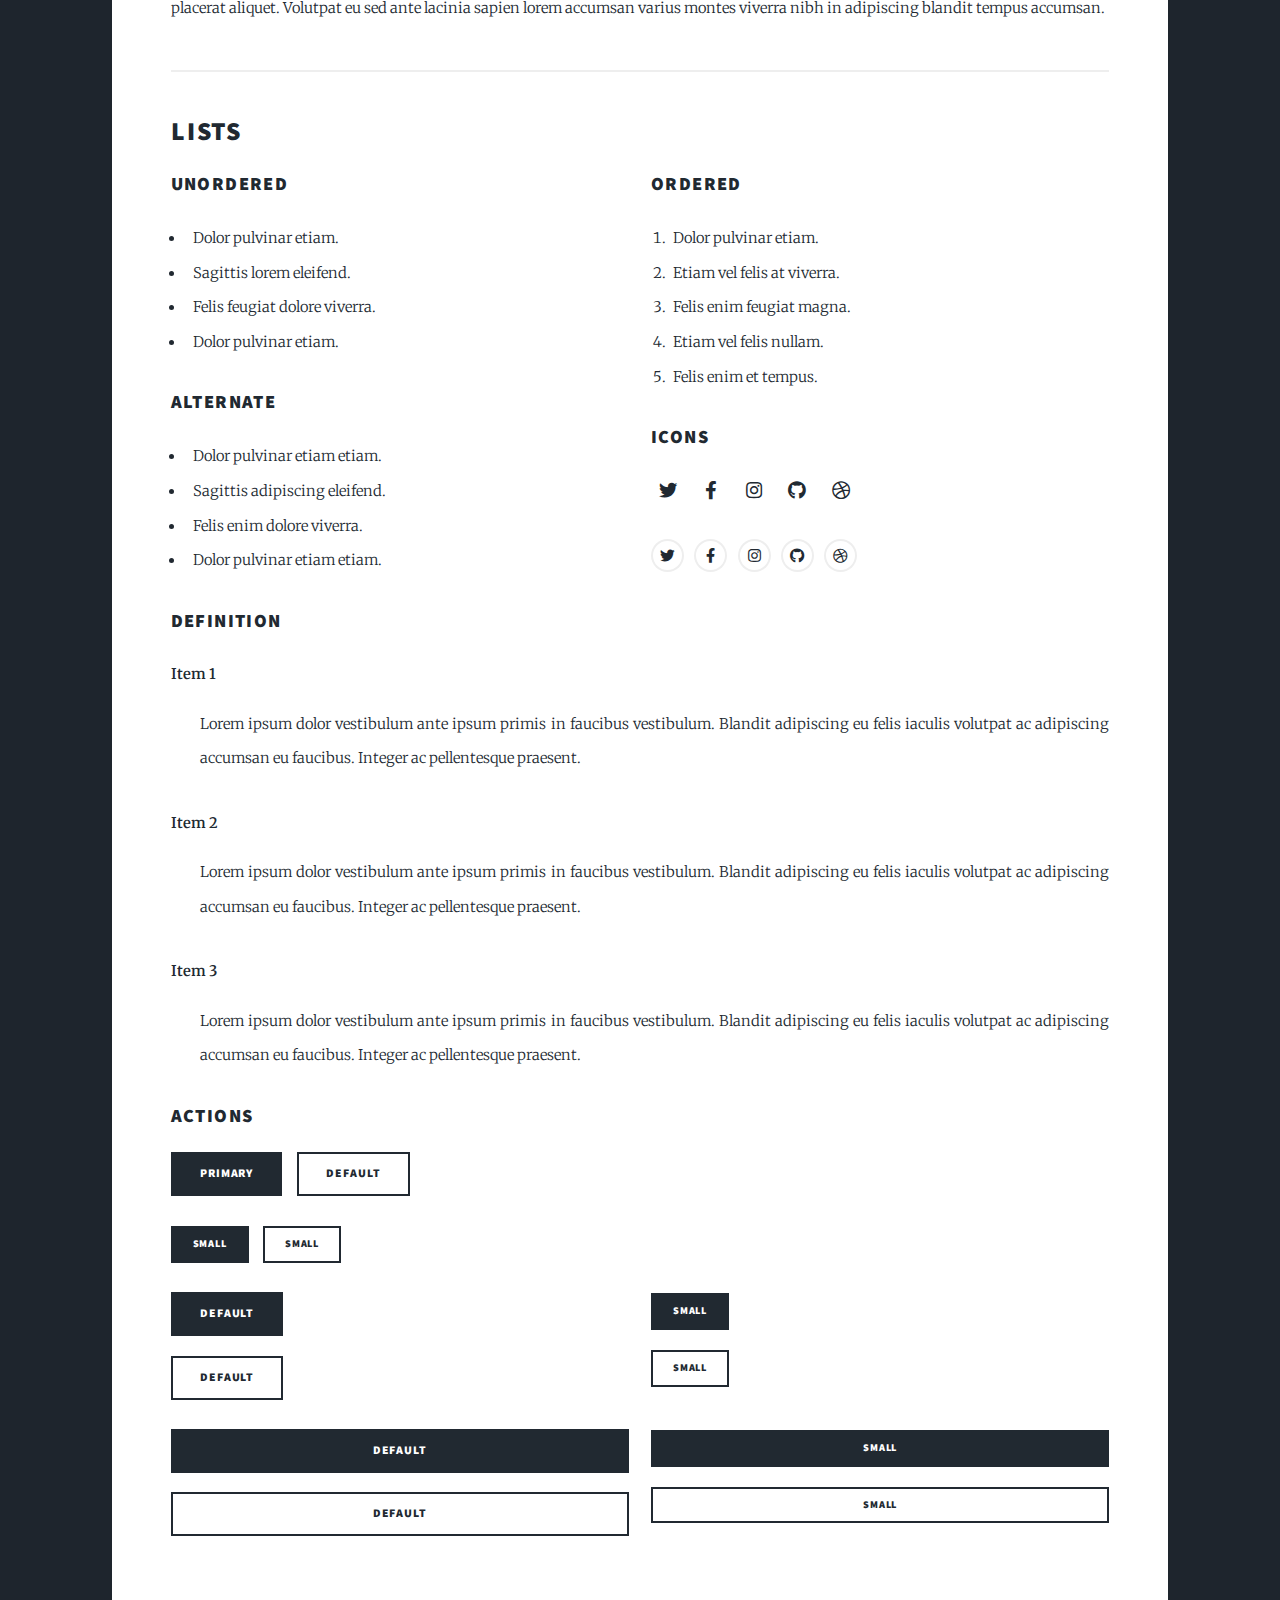
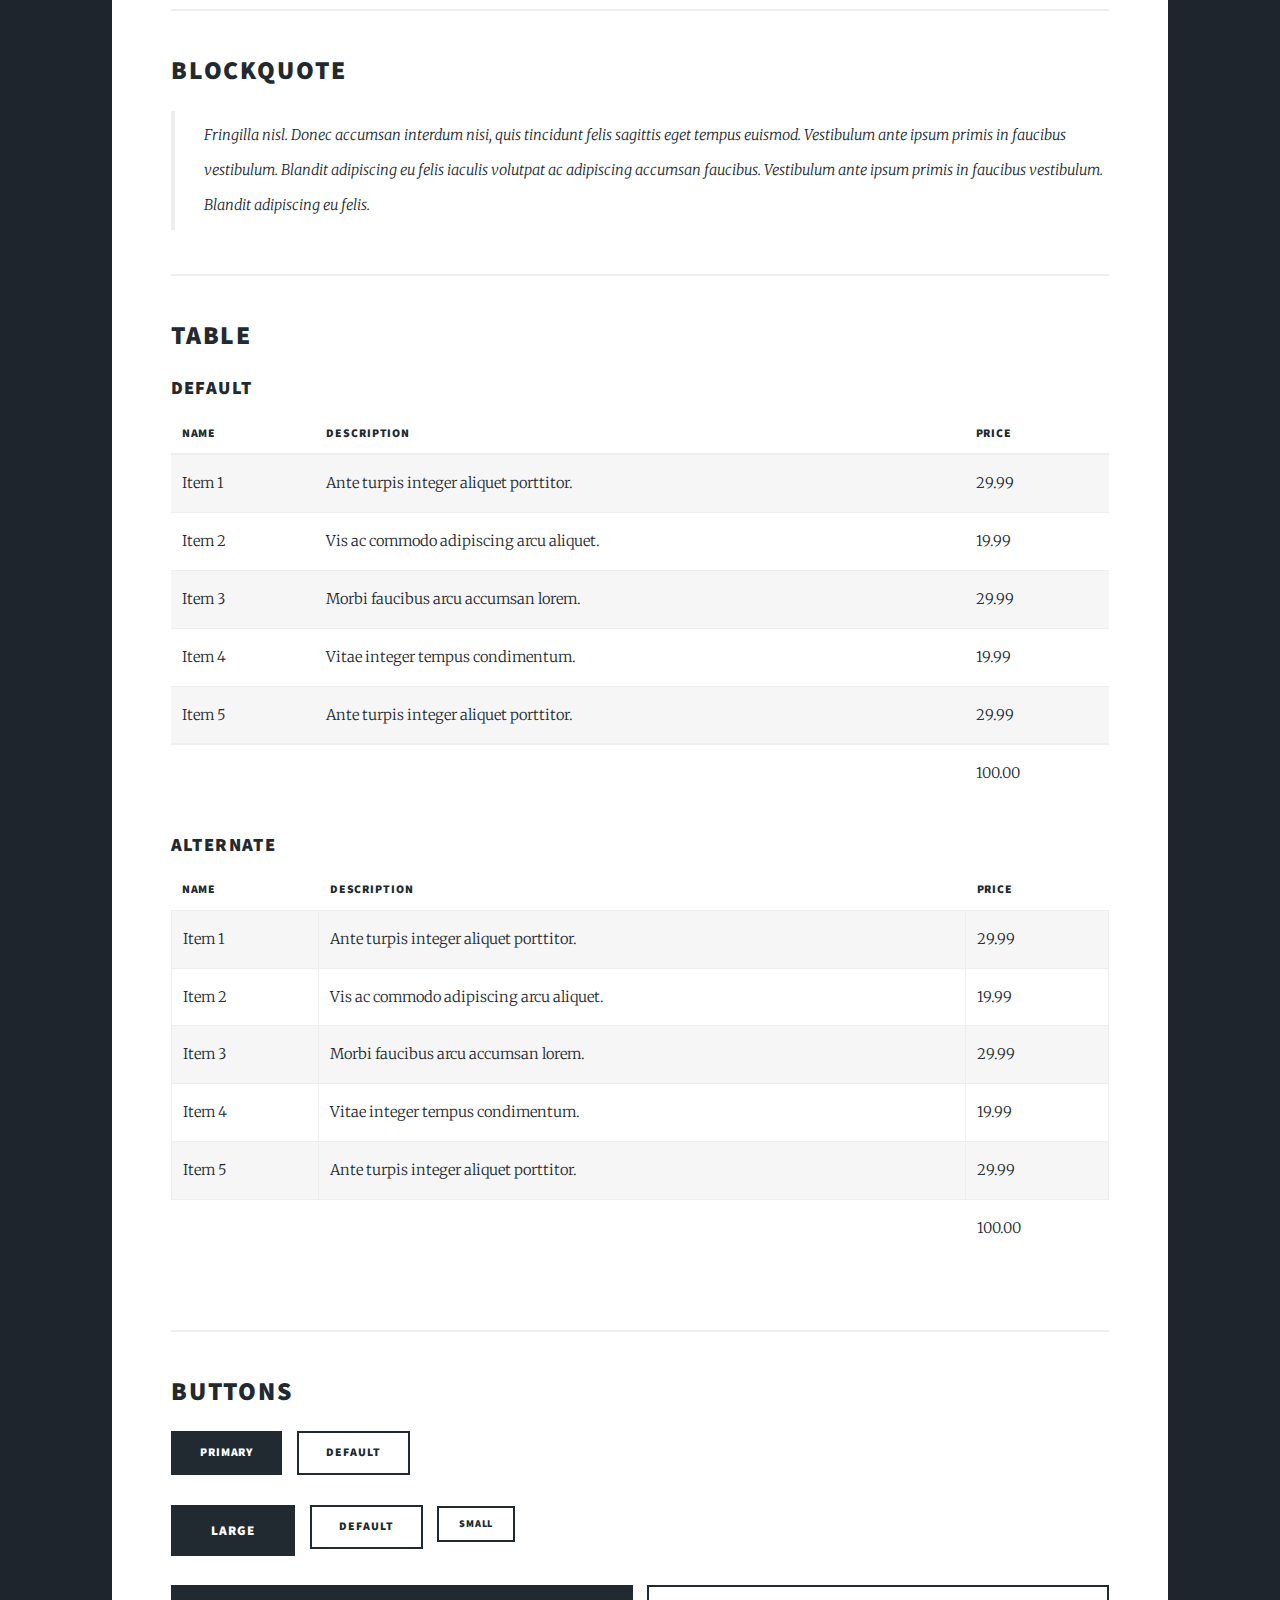
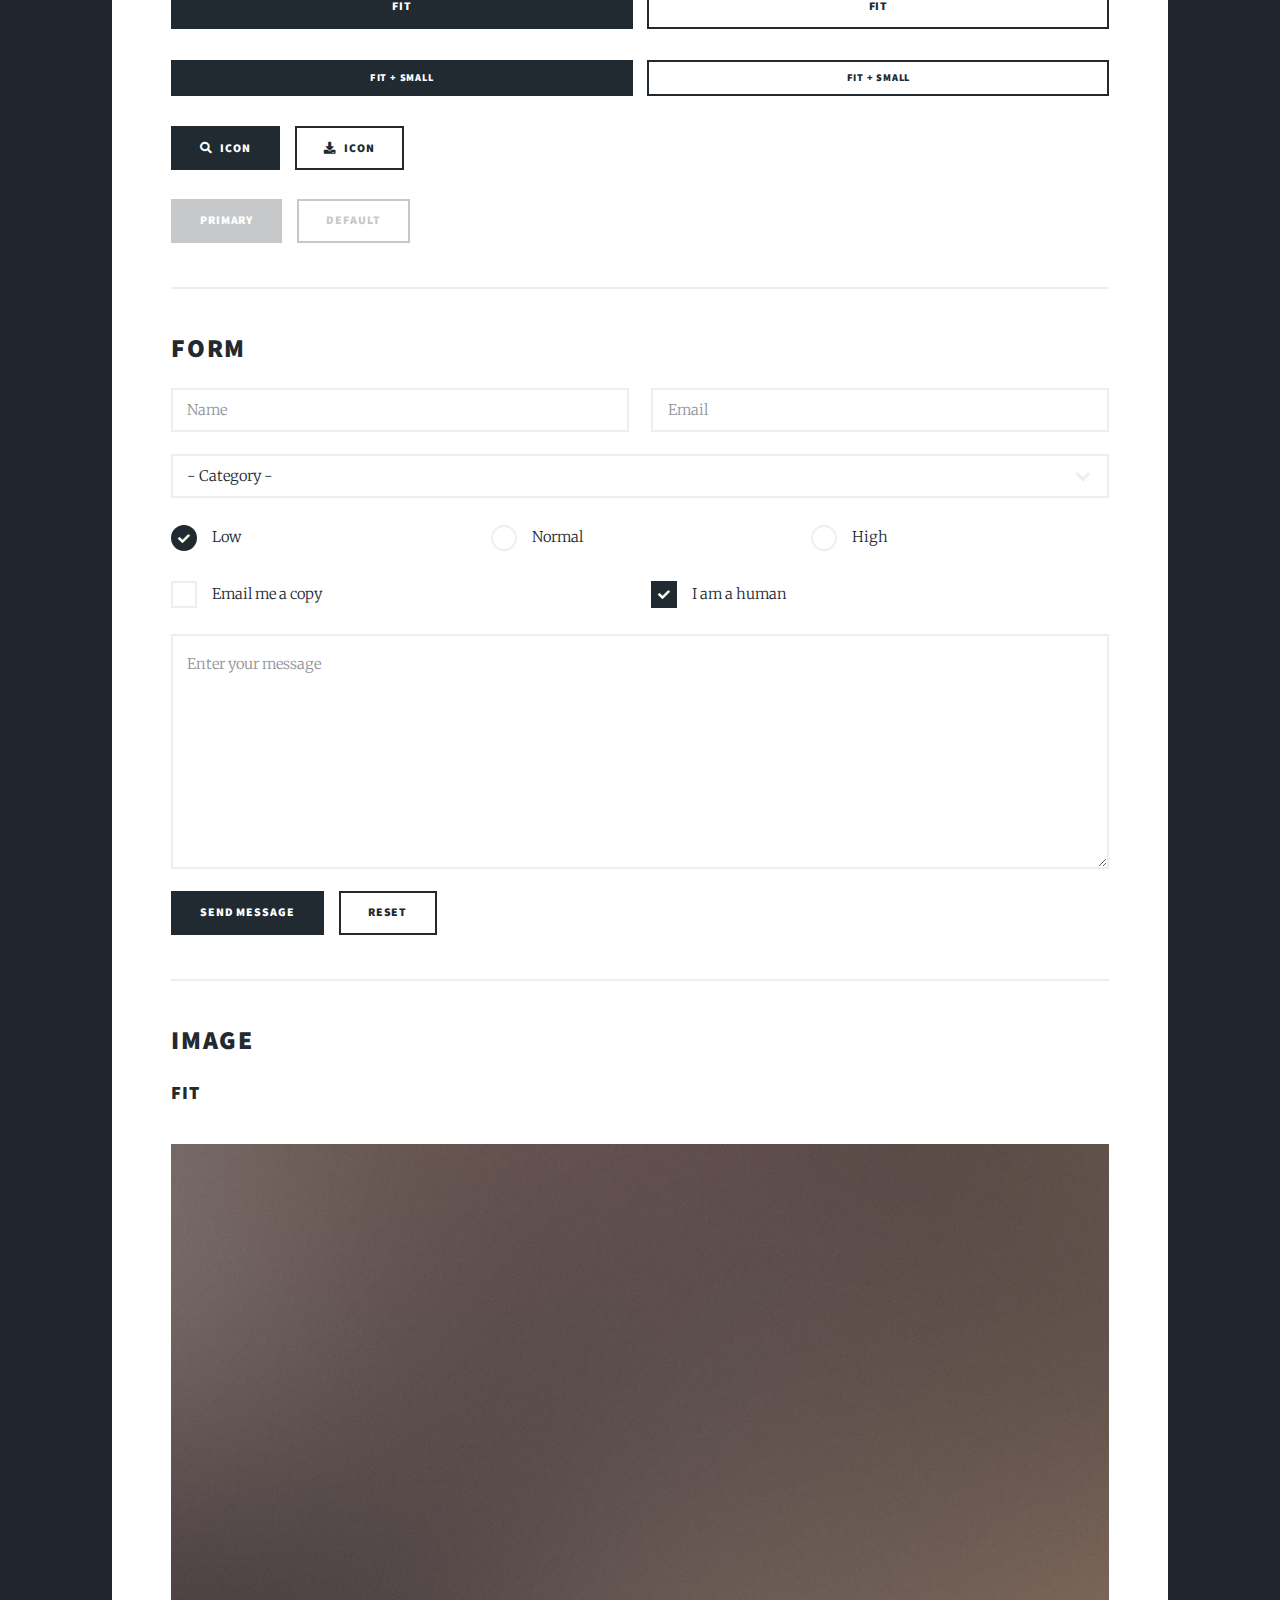
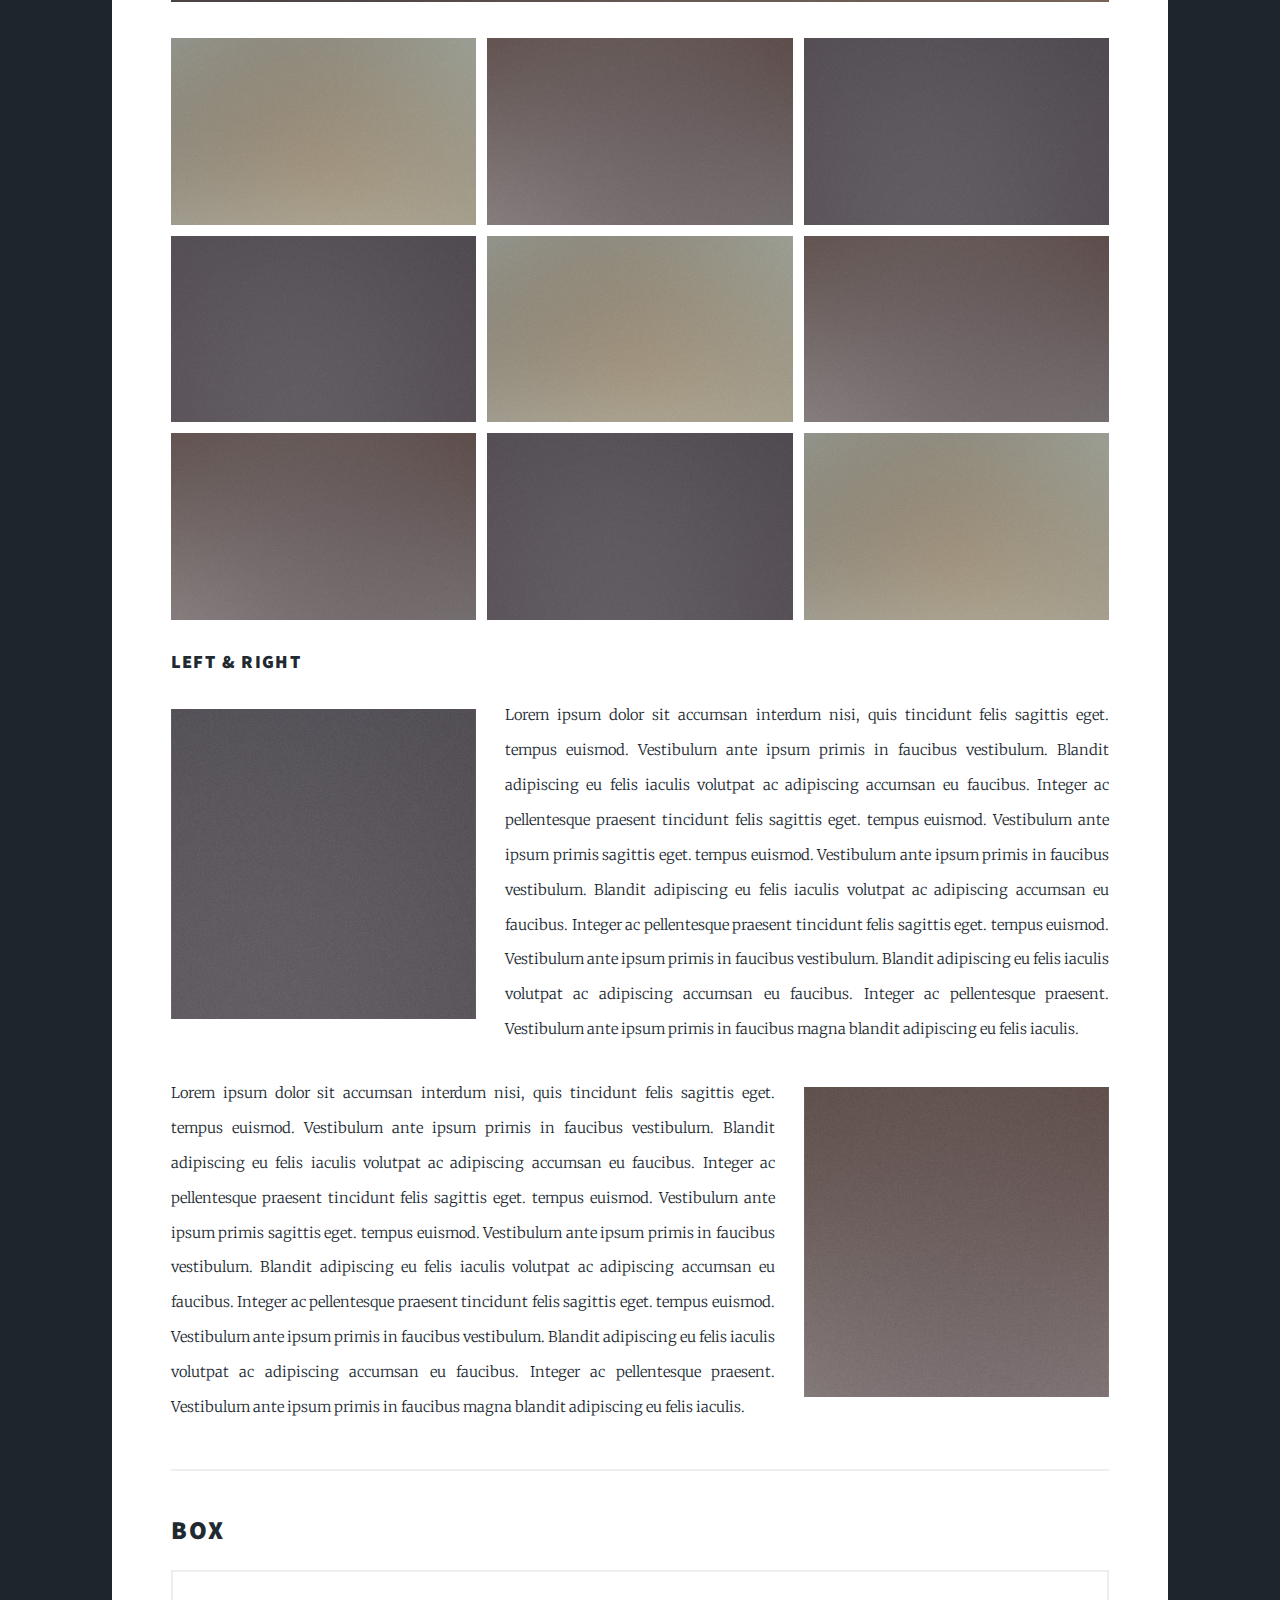
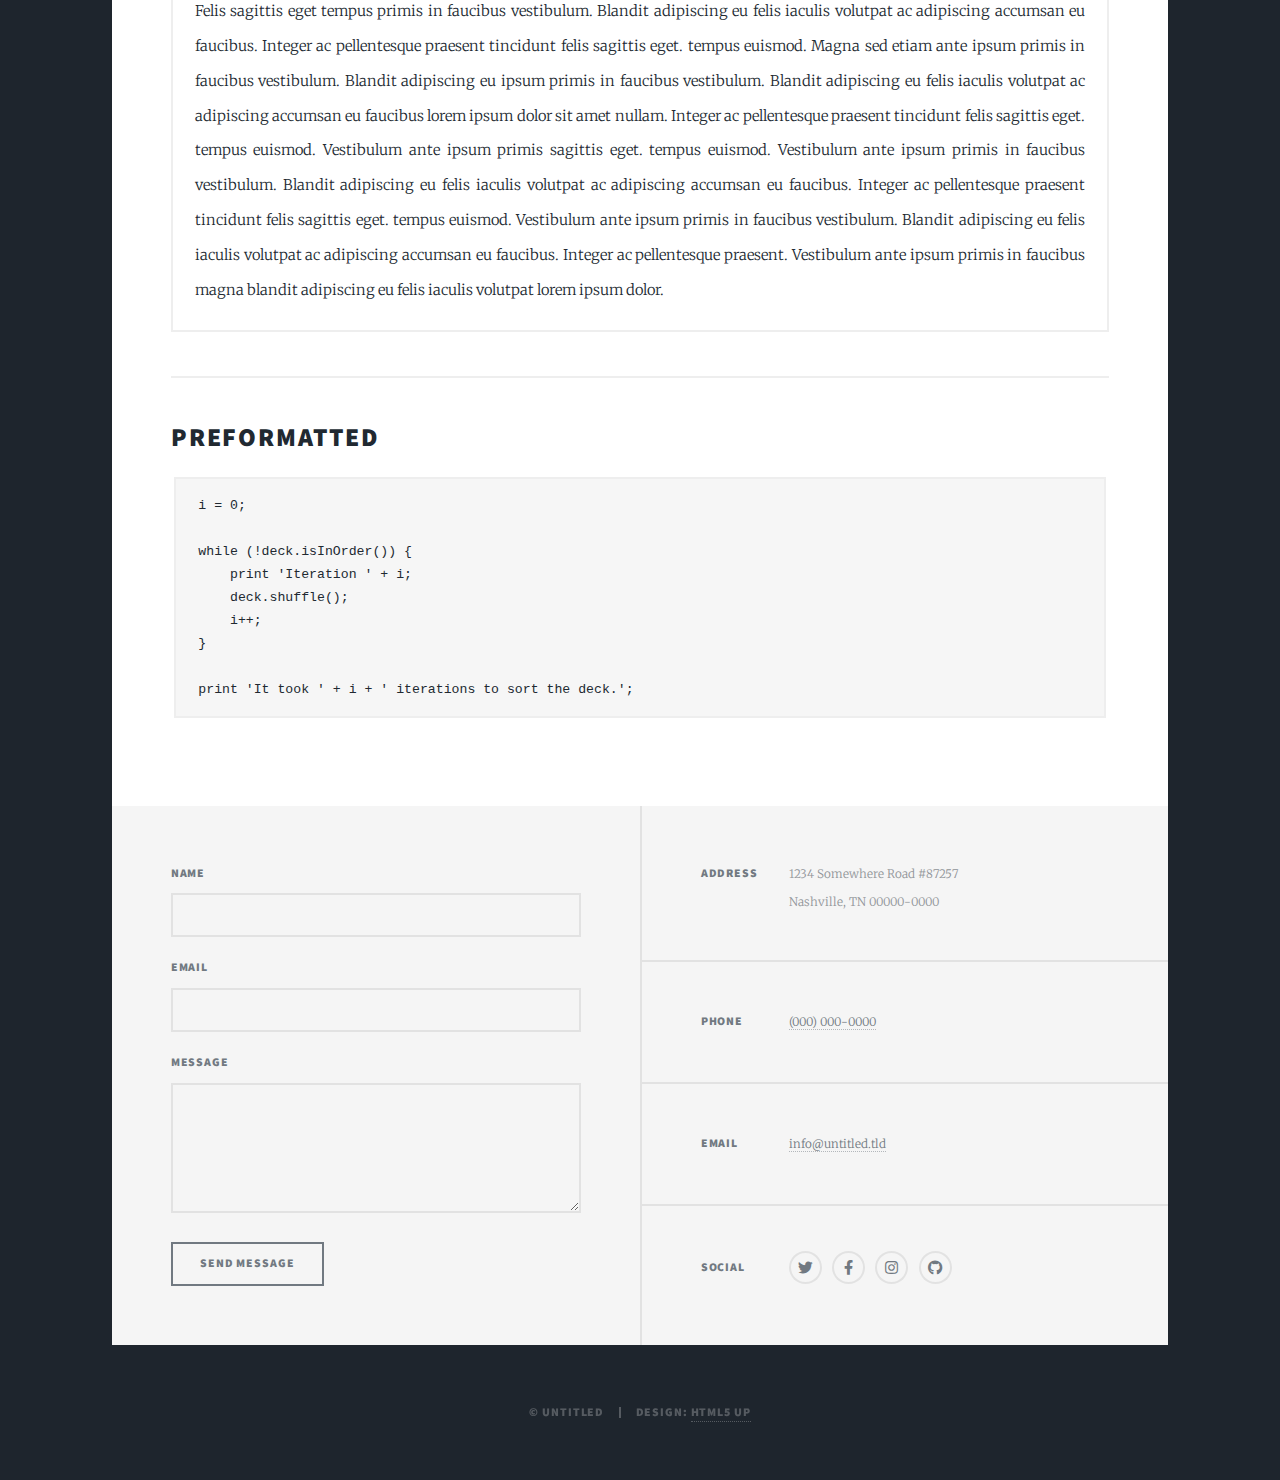
<file: elements.html>
<!DOCTYPE HTML>
<!--
	Massively by HTML5 UP
	html5up.net | @ajlkn
	Free for personal and commercial use under the CCA 3.0 license (html5up.net/license)
-->
<html>
	<head>
		<title>Elements Reference - Massively by HTML5 UP</title>
		<meta charset="utf-8" />
		<meta name="viewport" content="width=device-width, initial-scale=1, user-scalable=no" />
		<link rel="stylesheet" href="assets/css/main.css" />
		<noscript><link rel="stylesheet" href="assets/css/noscript.css" /></noscript>
	</head>
	<body class="is-preload">

		<!-- Wrapper -->
			<div id="wrapper">

				<!-- Header -->
					<header id="header">
						<a href="index.html" class="logo">Massively</a>
					</header>

				<!-- Nav -->
					<nav id="nav">
						<ul class="links">
							<li><a href="index.html">This is Massively</a></li>
							<li><a href="generic.html">Generic Page</a></li>
							<li class="active"><a href="elements.html">Elements Reference</a></li>
						</ul>
						<ul class="icons">
							<li><a href="#" class="icon brands fa-twitter"><span class="label">Twitter</span></a></li>
							<li><a href="#" class="icon brands fa-facebook-f"><span class="label">Facebook</span></a></li>
							<li><a href="#" class="icon brands fa-instagram"><span class="label">Instagram</span></a></li>
							<li><a href="#" class="icon brands fa-github"><span class="label">GitHub</span></a></li>
						</ul>
					</nav>

				<!-- Main -->
					<div id="main">

						<!-- Post -->
							<section class="post">
								<header class="major">
									<h1>Elements<br />
									Reference</h1>
								</header>

								<!-- Text stuff -->
									<h2>Text</h2>
									<p>This is <b>bold</b> and this is <strong>strong</strong>. This is <i>italic</i> and this is <em>emphasized</em>.
									This is <sup>superscript</sup> text and this is <sub>subscript</sub> text.
									This is <u>underlined</u> and this is code: <code>for (;;) { ... }</code>.
									Finally, this is a <a href="#">link</a>.</p>
									<hr />
									<h2>Heading Level 2</h2>
									<h3>Heading Level 3</h3>
									<h4>Heading Level 4</h4>
									<h5>Heading Level 5</h5>
									<h6>Heading Level 6</h6>
									<hr />
									<header>
										<h2>Heading with a Subtitle</h2>
										<p>Lorem ipsum dolor sit amet nullam id egestas urna aliquam</p>
									</header>
									<p>Nunc lacinia ante nunc ac lobortis. Interdum adipiscing gravida odio porttitor sem non mi integer non faucibus ornare mi ut ante amet placerat aliquet. Volutpat eu sed ante lacinia sapien lorem accumsan varius montes viverra nibh in adipiscing blandit tempus accumsan.</p>
									<header>
										<h3>Heading with a Subtitle</h3>
										<p>Lorem ipsum dolor sit amet nullam id egestas urna aliquam</p>
									</header>
									<p>Nunc lacinia ante nunc ac lobortis. Interdum adipiscing gravida odio porttitor sem non mi integer non faucibus ornare mi ut ante amet placerat aliquet. Volutpat eu sed ante lacinia sapien lorem accumsan varius montes viverra nibh in adipiscing blandit tempus accumsan.</p>
									<header>
										<h4>Heading with a Subtitle</h4>
										<p>Lorem ipsum dolor sit amet nullam id egestas urna aliquam</p>
									</header>
									<p>Nunc lacinia ante nunc ac lobortis. Interdum adipiscing gravida odio porttitor sem non mi integer non faucibus ornare mi ut ante amet placerat aliquet. Volutpat eu sed ante lacinia sapien lorem accumsan varius montes viverra nibh in adipiscing blandit tempus accumsan.</p>

									<hr />

								<!-- Lists -->
									<h2>Lists</h2>
									<div class="row">
										<div class="col-6 col-12-small">

											<h3>Unordered</h3>
											<ul>
												<li>Dolor pulvinar etiam.</li>
												<li>Sagittis lorem eleifend.</li>
												<li>Felis feugiat dolore viverra.</li>
												<li>Dolor pulvinar etiam.</li>
											</ul>

											<h3>Alternate</h3>
											<ul class="alt">
												<li>Dolor pulvinar etiam etiam.</li>
												<li>Sagittis adipiscing eleifend.</li>
												<li>Felis enim dolore viverra.</li>
												<li>Dolor pulvinar etiam etiam.</li>
											</ul>

										</div>
										<div class="col-6 col-12-small">

											<h3>Ordered</h3>
											<ol>
												<li>Dolor pulvinar etiam.</li>
												<li>Etiam vel felis at viverra.</li>
												<li>Felis enim feugiat magna.</li>
												<li>Etiam vel felis nullam.</li>
												<li>Felis enim et tempus.</li>
											</ol>

											<h3>Icons</h3>
											<ul class="icons">
												<li><a href="#" class="icon brands fa-twitter"><span class="label">Twitter</span></a></li>
												<li><a href="#" class="icon brands fa-facebook-f"><span class="label">Facebook</span></a></li>
												<li><a href="#" class="icon brands fa-instagram"><span class="label">Instagram</span></a></li>
												<li><a href="#" class="icon brands fa-github"><span class="label">Github</span></a></li>
												<li><a href="#" class="icon brands fa-dribbble"><span class="label">Dribbble</span></a></li>
											</ul>
											<ul class="icons alt">
												<li><a href="#" class="icon brands alt fa-twitter"><span class="label">Twitter</span></a></li>
												<li><a href="#" class="icon brands alt fa-facebook-f"><span class="label">Facebook</span></a></li>
												<li><a href="#" class="icon brands alt fa-instagram"><span class="label">Instagram</span></a></li>
												<li><a href="#" class="icon brands alt fa-github"><span class="label">Github</span></a></li>
												<li><a href="#" class="icon brands alt fa-dribbble"><span class="label">Dribbble</span></a></li>
											</ul>

										</div>
									</div>
									<h3>Definition</h3>
									<dl>
										<dt>Item 1</dt>
										<dd>
											<p>Lorem ipsum dolor vestibulum ante ipsum primis in faucibus vestibulum. Blandit adipiscing eu felis iaculis volutpat ac adipiscing accumsan eu faucibus. Integer ac pellentesque praesent.</p>
										</dd>
										<dt>Item 2</dt>
										<dd>
											<p>Lorem ipsum dolor vestibulum ante ipsum primis in faucibus vestibulum. Blandit adipiscing eu felis iaculis volutpat ac adipiscing accumsan eu faucibus. Integer ac pellentesque praesent.</p>
										</dd>
										<dt>Item 3</dt>
										<dd>
											<p>Lorem ipsum dolor vestibulum ante ipsum primis in faucibus vestibulum. Blandit adipiscing eu felis iaculis volutpat ac adipiscing accumsan eu faucibus. Integer ac pellentesque praesent.</p>
										</dd>
									</dl>

									<h3>Actions</h3>
									<ul class="actions">
										<li><a href="#" class="button primary">Primary</a></li>
										<li><a href="#" class="button">Default</a></li>
									</ul>
									<ul class="actions small">
										<li><a href="#" class="button primary small">Small</a></li>
										<li><a href="#" class="button small">Small</a></li>
									</ul>
									<div class="row">
										<div class="col-6 col-12-small">
											<ul class="actions stacked">
												<li><a href="#" class="button primary">Default</a></li>
												<li><a href="#" class="button">Default</a></li>
											</ul>
										</div>
										<div class="col-6 col-12-small">
											<ul class="actions stacked">
												<li><a href="#" class="button primary small">Small</a></li>
												<li><a href="#" class="button small">Small</a></li>
											</ul>
										</div>
									</div>
									<div class="row">
										<div class="col-6 col-12-small">
											<ul class="actions stacked">
												<li><a href="#" class="button primary fit">Default</a></li>
												<li><a href="#" class="button fit">Default</a></li>
											</ul>
										</div>
										<div class="col-6 col-12-small">
											<ul class="actions stacked">
												<li><a href="#" class="button primary small fit">Small</a></li>
												<li><a href="#" class="button small fit">Small</a></li>
											</ul>
										</div>
									</div>

									<hr />

								<!-- Blockquote -->
									<h2>Blockquote</h2>
									<blockquote>Fringilla nisl. Donec accumsan interdum nisi, quis tincidunt felis sagittis eget tempus euismod. Vestibulum ante ipsum primis in faucibus vestibulum. Blandit adipiscing eu felis iaculis volutpat ac adipiscing accumsan faucibus. Vestibulum ante ipsum primis in faucibus vestibulum. Blandit adipiscing eu felis.</blockquote>

									<hr />

								<!-- Table -->
									<h2>Table</h2>

									<h3>Default</h3>
									<div class="table-wrapper">
										<table>
											<thead>
												<tr>
													<th>Name</th>
													<th>Description</th>
													<th>Price</th>
												</tr>
											</thead>
											<tbody>
												<tr>
													<td>Item 1</td>
													<td>Ante turpis integer aliquet porttitor.</td>
													<td>29.99</td>
												</tr>
												<tr>
													<td>Item 2</td>
													<td>Vis ac commodo adipiscing arcu aliquet.</td>
													<td>19.99</td>
												</tr>
												<tr>
													<td>Item 3</td>
													<td> Morbi faucibus arcu accumsan lorem.</td>
													<td>29.99</td>
												</tr>
												<tr>
													<td>Item 4</td>
													<td>Vitae integer tempus condimentum.</td>
													<td>19.99</td>
												</tr>
												<tr>
													<td>Item 5</td>
													<td>Ante turpis integer aliquet porttitor.</td>
													<td>29.99</td>
												</tr>
											</tbody>
											<tfoot>
												<tr>
													<td colspan="2"></td>
													<td>100.00</td>
												</tr>
											</tfoot>
										</table>
									</div>

									<h3>Alternate</h3>
									<div class="table-wrapper">
										<table class="alt">
											<thead>
												<tr>
													<th>Name</th>
													<th>Description</th>
													<th>Price</th>
												</tr>
											</thead>
											<tbody>
												<tr>
													<td>Item 1</td>
													<td>Ante turpis integer aliquet porttitor.</td>
													<td>29.99</td>
												</tr>
												<tr>
													<td>Item 2</td>
													<td>Vis ac commodo adipiscing arcu aliquet.</td>
													<td>19.99</td>
												</tr>
												<tr>
													<td>Item 3</td>
													<td> Morbi faucibus arcu accumsan lorem.</td>
													<td>29.99</td>
												</tr>
												<tr>
													<td>Item 4</td>
													<td>Vitae integer tempus condimentum.</td>
													<td>19.99</td>
												</tr>
												<tr>
													<td>Item 5</td>
													<td>Ante turpis integer aliquet porttitor.</td>
													<td>29.99</td>
												</tr>
											</tbody>
											<tfoot>
												<tr>
													<td colspan="2"></td>
													<td>100.00</td>
												</tr>
											</tfoot>
										</table>
									</div>

									<hr />

								<!-- Buttons -->
									<h2>Buttons</h2>
									<ul class="actions">
										<li><a href="#" class="button primary">Primary</a></li>
										<li><a href="#" class="button">Default</a></li>
									</ul>
									<ul class="actions">
										<li><a href="#" class="button primary large">Large</a></li>
										<li><a href="#" class="button">Default</a></li>
										<li><a href="#" class="button small">Small</a></li>
									</ul>
									<ul class="actions fit">
										<li><a href="#" class="button primary fit">Fit</a></li>
										<li><a href="#" class="button fit">Fit</a></li>
									</ul>
									<ul class="actions fit small">
										<li><a href="#" class="button primary fit small">Fit + Small</a></li>
										<li><a href="#" class="button fit small">Fit + Small</a></li>
									</ul>
									<ul class="actions">
										<li><a href="#" class="button primary icon solid fa-search">Icon</a></li>
										<li><a href="#" class="button icon solid fa-download">Icon</a></li>
									</ul>
									<ul class="actions">
										<li><span class="button primary disabled">Primary</span></li>
										<li><span class="button disabled">Default</span></li>
									</ul>

									<hr />

								<!-- Form -->
									<h2>Form</h2>

									<form method="post" action="#">
										<div class="row gtr-uniform">
											<div class="col-6 col-12-xsmall">
												<input type="text" name="demo-name" id="demo-name" value="" placeholder="Name" />
											</div>
											<div class="col-6 col-12-xsmall">
												<input type="email" name="demo-email" id="demo-email" value="" placeholder="Email" />
											</div>
											<!-- Break -->
											<div class="col-12">
												<select name="demo-category" id="demo-category">
													<option value="">- Category -</option>
													<option value="1">Manufacturing</option>
													<option value="1">Shipping</option>
													<option value="1">Administration</option>
													<option value="1">Human Resources</option>
												</select>
											</div>
											<!-- Break -->
											<div class="col-4 col-12-small">
												<input type="radio" id="demo-priority-low" name="demo-priority" checked>
												<label for="demo-priority-low">Low</label>
											</div>
											<div class="col-4 col-12-small">
												<input type="radio" id="demo-priority-normal" name="demo-priority">
												<label for="demo-priority-normal">Normal</label>
											</div>
											<div class="col-4 col-12-small">
												<input type="radio" id="demo-priority-high" name="demo-priority">
												<label for="demo-priority-high">High</label>
											</div>
											<!-- Break -->
											<div class="col-6 col-12-small">
												<input type="checkbox" id="demo-copy" name="demo-copy">
												<label for="demo-copy">Email me a copy</label>
											</div>
											<div class="col-6 col-12-small">
												<input type="checkbox" id="demo-human" name="demo-human" checked>
												<label for="demo-human">I am a human</label>
											</div>
											<!-- Break -->
											<div class="col-12">
												<textarea name="demo-message" id="demo-message" placeholder="Enter your message" rows="6"></textarea>
											</div>
											<!-- Break -->
											<div class="col-12">
												<ul class="actions">
													<li><input type="submit" value="Send Message" class="primary" /></li>
													<li><input type="reset" value="Reset" /></li>
												</ul>
											</div>
										</div>
									</form>

									<hr />

								<!-- Image -->
									<h2>Image</h2>

									<h3>Fit</h3>
									<span class="image fit"><img src="images/pic01.jpg" alt="" /></span>
									<div class="box alt">
										<div class="row gtr-50 gtr-uniform">
											<div class="col-4"><span class="image fit"><img src="images/pic02.jpg" alt="" /></span></div>
											<div class="col-4"><span class="image fit"><img src="images/pic03.jpg" alt="" /></span></div>
											<div class="col-4"><span class="image fit"><img src="images/pic04.jpg" alt="" /></span></div>
											<!-- Break -->
											<div class="col-4"><span class="image fit"><img src="images/pic04.jpg" alt="" /></span></div>
											<div class="col-4"><span class="image fit"><img src="images/pic02.jpg" alt="" /></span></div>
											<div class="col-4"><span class="image fit"><img src="images/pic03.jpg" alt="" /></span></div>
											<!-- Break -->
											<div class="col-4"><span class="image fit"><img src="images/pic03.jpg" alt="" /></span></div>
											<div class="col-4"><span class="image fit"><img src="images/pic04.jpg" alt="" /></span></div>
											<div class="col-4"><span class="image fit"><img src="images/pic02.jpg" alt="" /></span></div>
										</div>
									</div>

									<h3>Left &amp; Right</h3>
									<p><span class="image left"><img src="images/pic08.jpg" alt="" /></span>Lorem ipsum dolor sit accumsan interdum nisi, quis tincidunt felis sagittis eget. tempus euismod. Vestibulum ante ipsum primis in faucibus vestibulum. Blandit adipiscing eu felis iaculis volutpat ac adipiscing accumsan eu faucibus. Integer ac pellentesque praesent tincidunt felis sagittis eget. tempus euismod. Vestibulum ante ipsum primis sagittis eget. tempus euismod. Vestibulum ante ipsum primis in faucibus vestibulum. Blandit adipiscing eu felis iaculis volutpat ac adipiscing accumsan eu faucibus. Integer ac pellentesque praesent tincidunt felis sagittis eget. tempus euismod. Vestibulum ante ipsum primis in faucibus vestibulum. Blandit adipiscing eu felis iaculis volutpat ac adipiscing accumsan eu faucibus. Integer ac pellentesque praesent. Vestibulum ante ipsum primis in faucibus magna blandit adipiscing eu felis iaculis.</p>
									<p><span class="image right"><img src="images/pic09.jpg" alt="" /></span>Lorem ipsum dolor sit accumsan interdum nisi, quis tincidunt felis sagittis eget. tempus euismod. Vestibulum ante ipsum primis in faucibus vestibulum. Blandit adipiscing eu felis iaculis volutpat ac adipiscing accumsan eu faucibus. Integer ac pellentesque praesent tincidunt felis sagittis eget. tempus euismod. Vestibulum ante ipsum primis sagittis eget. tempus euismod. Vestibulum ante ipsum primis in faucibus vestibulum. Blandit adipiscing eu felis iaculis volutpat ac adipiscing accumsan eu faucibus. Integer ac pellentesque praesent tincidunt felis sagittis eget. tempus euismod. Vestibulum ante ipsum primis in faucibus vestibulum. Blandit adipiscing eu felis iaculis volutpat ac adipiscing accumsan eu faucibus. Integer ac pellentesque praesent. Vestibulum ante ipsum primis in faucibus magna blandit adipiscing eu felis iaculis.</p>

									<hr />

								<!-- Box -->
									<h2>Box</h2>
									<div class="box">
										<p>Felis sagittis eget tempus primis in faucibus vestibulum. Blandit adipiscing eu felis iaculis volutpat ac adipiscing accumsan eu faucibus. Integer ac pellentesque praesent tincidunt felis sagittis eget. tempus euismod. Magna sed etiam ante ipsum primis in faucibus vestibulum. Blandit adipiscing eu ipsum primis in faucibus vestibulum. Blandit adipiscing eu felis iaculis volutpat ac adipiscing accumsan eu faucibus lorem ipsum dolor sit amet nullam. Integer ac pellentesque praesent tincidunt felis sagittis eget. tempus euismod. Vestibulum ante ipsum primis sagittis eget. tempus euismod. Vestibulum ante ipsum primis in faucibus vestibulum. Blandit adipiscing eu felis iaculis volutpat ac adipiscing accumsan eu faucibus. Integer ac pellentesque praesent tincidunt felis sagittis eget. tempus euismod. Vestibulum ante ipsum primis in faucibus vestibulum. Blandit adipiscing eu felis iaculis volutpat ac adipiscing accumsan eu faucibus. Integer ac pellentesque praesent. Vestibulum ante ipsum primis in faucibus magna blandit adipiscing eu felis iaculis volutpat lorem ipsum dolor.</p>
									</div>

									<hr />

								<!-- Preformatted Code -->
									<h2>Preformatted</h2>
									<pre><code>i = 0;

while (!deck.isInOrder()) {
    print 'Iteration ' + i;
    deck.shuffle();
    i++;
}

print 'It took ' + i + ' iterations to sort the deck.';
</code></pre>

							</section>

					</div>

				<!-- Footer -->
					<footer id="footer">
						<section>
							<form method="post" action="#">
								<div class="fields">
									<div class="field">
										<label for="name">Name</label>
										<input type="text" name="name" id="name" />
									</div>
									<div class="field">
										<label for="email">Email</label>
										<input type="text" name="email" id="email" />
									</div>
									<div class="field">
										<label for="message">Message</label>
										<textarea name="message" id="message" rows="3"></textarea>
									</div>
								</div>
								<ul class="actions">
									<li><input type="submit" value="Send Message" /></li>
								</ul>
							</form>
						</section>
						<section class="split contact">
							<section class="alt">
								<h3>Address</h3>
								<p>1234 Somewhere Road #87257<br />
								Nashville, TN 00000-0000</p>
							</section>
							<section>
								<h3>Phone</h3>
								<p><a href="#">(000) 000-0000</a></p>
							</section>
							<section>
								<h3>Email</h3>
								<p><a href="#">info@untitled.tld</a></p>
							</section>
							<section>
								<h3>Social</h3>
								<ul class="icons alt">
									<li><a href="#" class="icon brands alt fa-twitter"><span class="label">Twitter</span></a></li>
									<li><a href="#" class="icon brands alt fa-facebook-f"><span class="label">Facebook</span></a></li>
									<li><a href="#" class="icon brands alt fa-instagram"><span class="label">Instagram</span></a></li>
									<li><a href="#" class="icon brands alt fa-github"><span class="label">GitHub</span></a></li>
								</ul>
							</section>
						</section>
					</footer>

				<!-- Copyright -->
					<div id="copyright">
						<ul><li>&copy; Untitled</li><li>Design: <a href="https://html5up.net">HTML5 UP</a></li></ul>
					</div>

			</div>

		<!-- Scripts -->
			<script src="assets/js/jquery.min.js"></script>
			<script src="assets/js/jquery.scrollex.min.js"></script>
			<script src="assets/js/jquery.scrolly.min.js"></script>
			<script src="assets/js/browser.min.js"></script>
			<script src="assets/js/breakpoints.min.js"></script>
			<script src="assets/js/util.js"></script>
			<script src="assets/js/main.js"></script>

	</body>
</html>
</file>
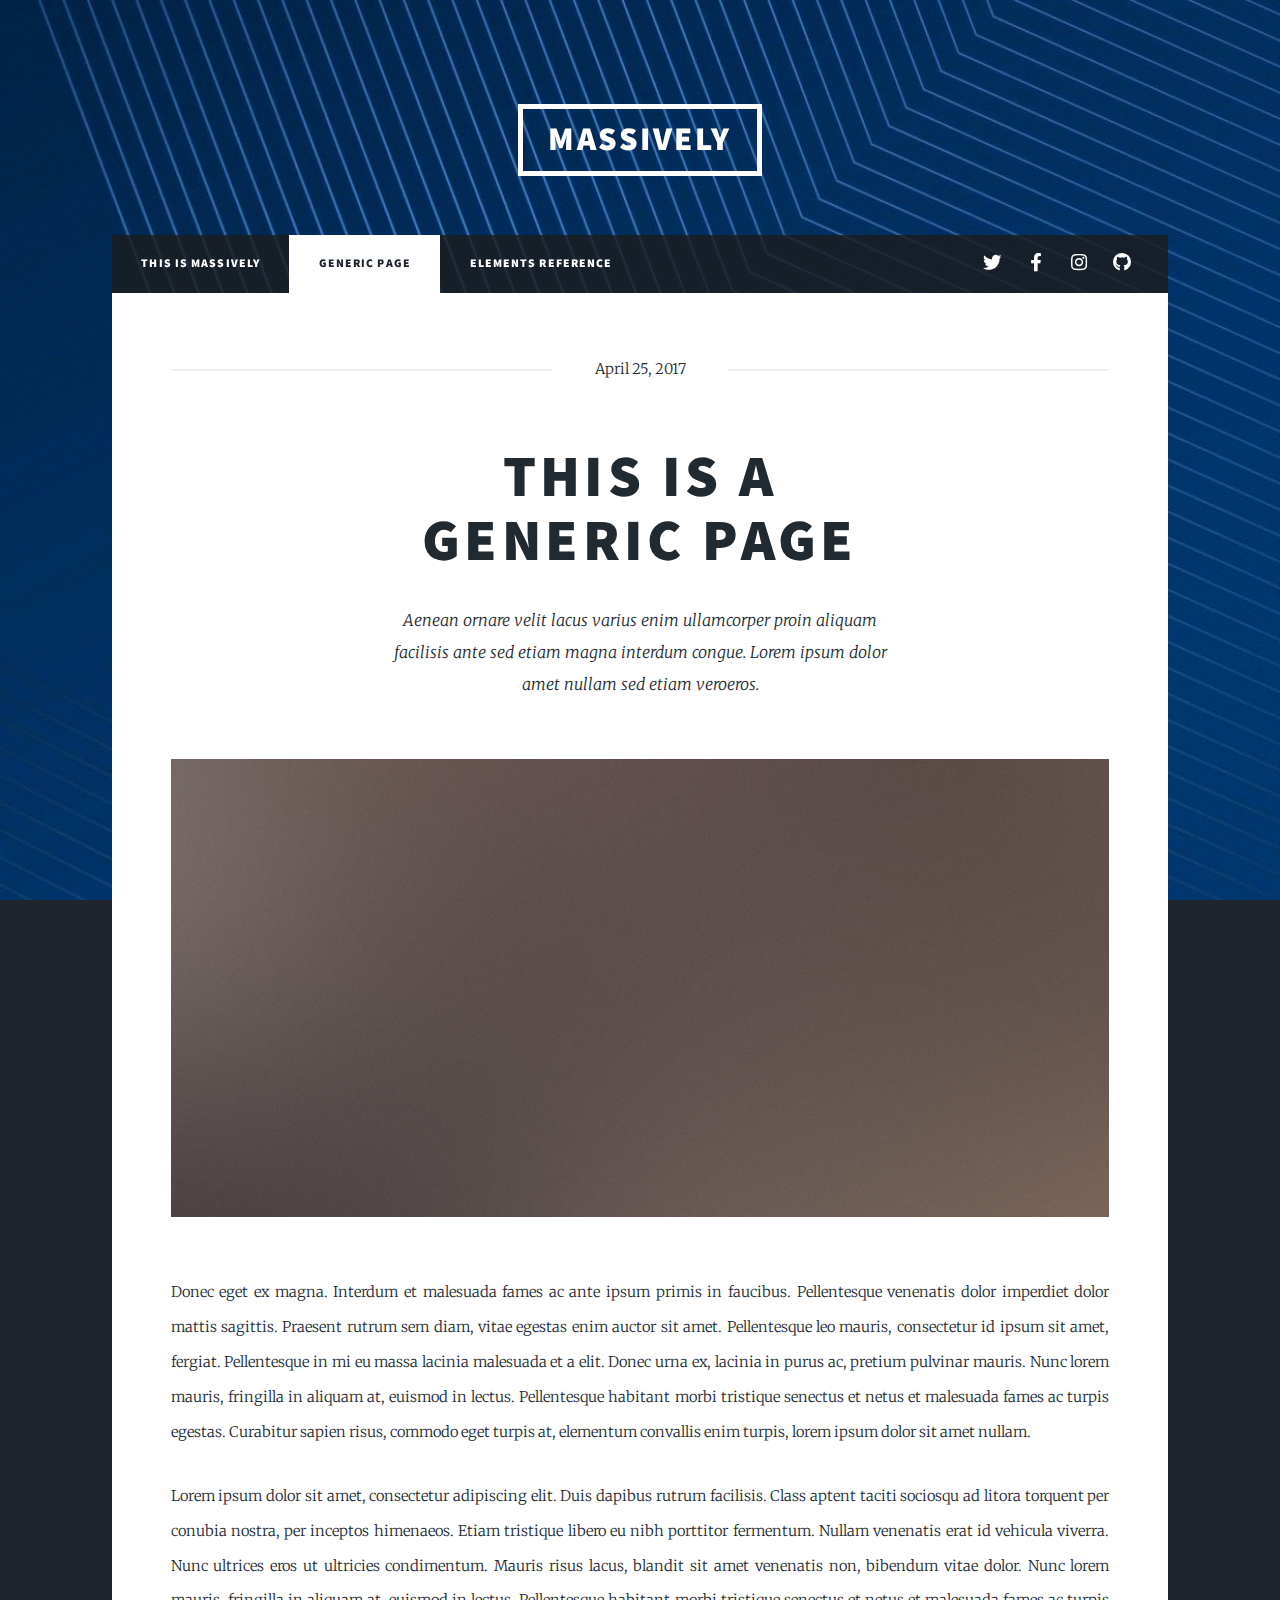
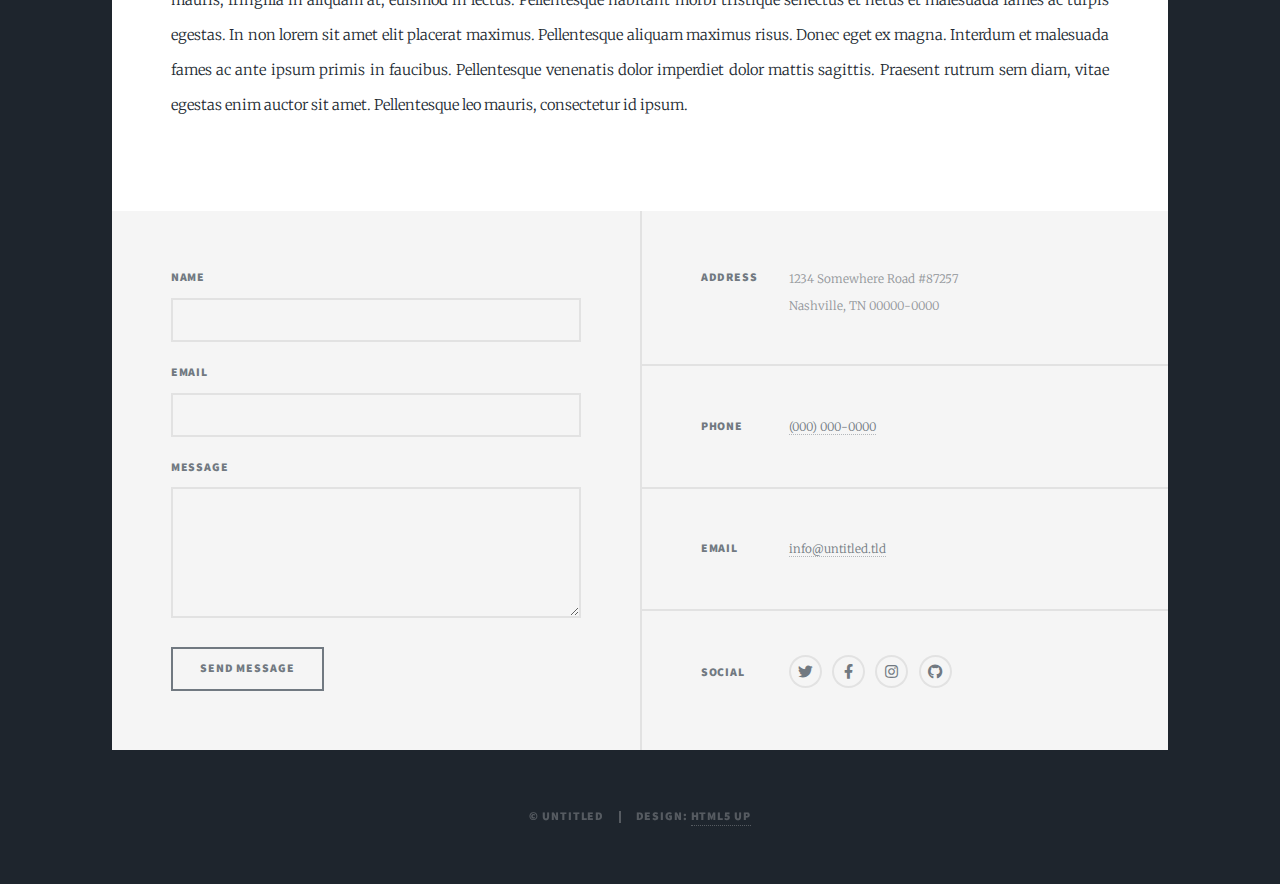
<file: generic.html>
<!DOCTYPE HTML>
<!--
	Massively by HTML5 UP
	html5up.net | @ajlkn
	Free for personal and commercial use under the CCA 3.0 license (html5up.net/license)
-->
<html>
	<head>
		<title>Generic Page - Massively by HTML5 UP</title>
		<meta charset="utf-8" />
		<meta name="viewport" content="width=device-width, initial-scale=1, user-scalable=no" />
		<link rel="stylesheet" href="assets/css/main.css" />
		<noscript><link rel="stylesheet" href="assets/css/noscript.css" /></noscript>
	</head>
	<body class="is-preload">

		<!-- Wrapper -->
			<div id="wrapper">

				<!-- Header -->
					<header id="header">
						<a href="index.html" class="logo">Massively</a>
					</header>

				<!-- Nav -->
					<nav id="nav">
						<ul class="links">
							<li><a href="index.html">This is Massively</a></li>
							<li class="active"><a href="generic.html">Generic Page</a></li>
							<li><a href="elements.html">Elements Reference</a></li>
						</ul>
						<ul class="icons">
							<li><a href="#" class="icon brands fa-twitter"><span class="label">Twitter</span></a></li>
							<li><a href="#" class="icon brands fa-facebook-f"><span class="label">Facebook</span></a></li>
							<li><a href="#" class="icon brands fa-instagram"><span class="label">Instagram</span></a></li>
							<li><a href="#" class="icon brands fa-github"><span class="label">GitHub</span></a></li>
						</ul>
					</nav>

				<!-- Main -->
					<div id="main">

						<!-- Post -->
							<section class="post">
								<header class="major">
									<span class="date">April 25, 2017</span>
									<h1>This is a<br />
									Generic Page</h1>
									<p>Aenean ornare velit lacus varius enim ullamcorper proin aliquam<br />
									facilisis ante sed etiam magna interdum congue. Lorem ipsum dolor<br />
									amet nullam sed etiam veroeros.</p>
								</header>
								<div class="image main"><img src="images/pic01.jpg" alt="" /></div>
								<p>Donec eget ex magna. Interdum et malesuada fames ac ante ipsum primis in faucibus. Pellentesque venenatis dolor imperdiet dolor mattis sagittis. Praesent rutrum sem diam, vitae egestas enim auctor sit amet. Pellentesque leo mauris, consectetur id ipsum sit amet, fergiat. Pellentesque in mi eu massa lacinia malesuada et a elit. Donec urna ex, lacinia in purus ac, pretium pulvinar mauris. Nunc lorem mauris, fringilla in aliquam at, euismod in lectus. Pellentesque habitant morbi tristique senectus et netus et malesuada fames ac turpis egestas. Curabitur sapien risus, commodo eget turpis at, elementum convallis enim turpis, lorem ipsum dolor sit amet nullam.</p>
								<p>Lorem ipsum dolor sit amet, consectetur adipiscing elit. Duis dapibus rutrum facilisis. Class aptent taciti sociosqu ad litora torquent per conubia nostra, per inceptos himenaeos. Etiam tristique libero eu nibh porttitor fermentum. Nullam venenatis erat id vehicula viverra. Nunc ultrices eros ut ultricies condimentum. Mauris risus lacus, blandit sit amet venenatis non, bibendum vitae dolor. Nunc lorem mauris, fringilla in aliquam at, euismod in lectus. Pellentesque habitant morbi tristique senectus et netus et malesuada fames ac turpis egestas. In non lorem sit amet elit placerat maximus. Pellentesque aliquam maximus risus. Donec eget ex magna. Interdum et malesuada fames ac ante ipsum primis in faucibus. Pellentesque venenatis dolor imperdiet dolor mattis sagittis. Praesent rutrum sem diam, vitae egestas enim auctor sit amet. Pellentesque leo mauris, consectetur id ipsum.</p>
							</section>

					</div>

				<!-- Footer -->
					<footer id="footer">
						<section>
							<form method="post" action="#">
								<div class="fields">
									<div class="field">
										<label for="name">Name</label>
										<input type="text" name="name" id="name" />
									</div>
									<div class="field">
										<label for="email">Email</label>
										<input type="text" name="email" id="email" />
									</div>
									<div class="field">
										<label for="message">Message</label>
										<textarea name="message" id="message" rows="3"></textarea>
									</div>
								</div>
								<ul class="actions">
									<li><input type="submit" value="Send Message" /></li>
								</ul>
							</form>
						</section>
						<section class="split contact">
							<section class="alt">
								<h3>Address</h3>
								<p>1234 Somewhere Road #87257<br />
								Nashville, TN 00000-0000</p>
							</section>
							<section>
								<h3>Phone</h3>
								<p><a href="#">(000) 000-0000</a></p>
							</section>
							<section>
								<h3>Email</h3>
								<p><a href="#">info@untitled.tld</a></p>
							</section>
							<section>
								<h3>Social</h3>
								<ul class="icons alt">
									<li><a href="#" class="icon brands alt fa-twitter"><span class="label">Twitter</span></a></li>
									<li><a href="#" class="icon brands alt fa-facebook-f"><span class="label">Facebook</span></a></li>
									<li><a href="#" class="icon brands alt fa-instagram"><span class="label">Instagram</span></a></li>
									<li><a href="#" class="icon brands alt fa-github"><span class="label">GitHub</span></a></li>
								</ul>
							</section>
						</section>
					</footer>

				<!-- Copyright -->
					<div id="copyright">
						<ul><li>&copy; Untitled</li><li>Design: <a href="https://html5up.net">HTML5 UP</a></li></ul>
					</div>

			</div>

		<!-- Scripts -->
			<script src="assets/js/jquery.min.js"></script>
			<script src="assets/js/jquery.scrollex.min.js"></script>
			<script src="assets/js/jquery.scrolly.min.js"></script>
			<script src="assets/js/browser.min.js"></script>
			<script src="assets/js/breakpoints.min.js"></script>
			<script src="assets/js/util.js"></script>
			<script src="assets/js/main.js"></script>

	</body>
</html>
</file>
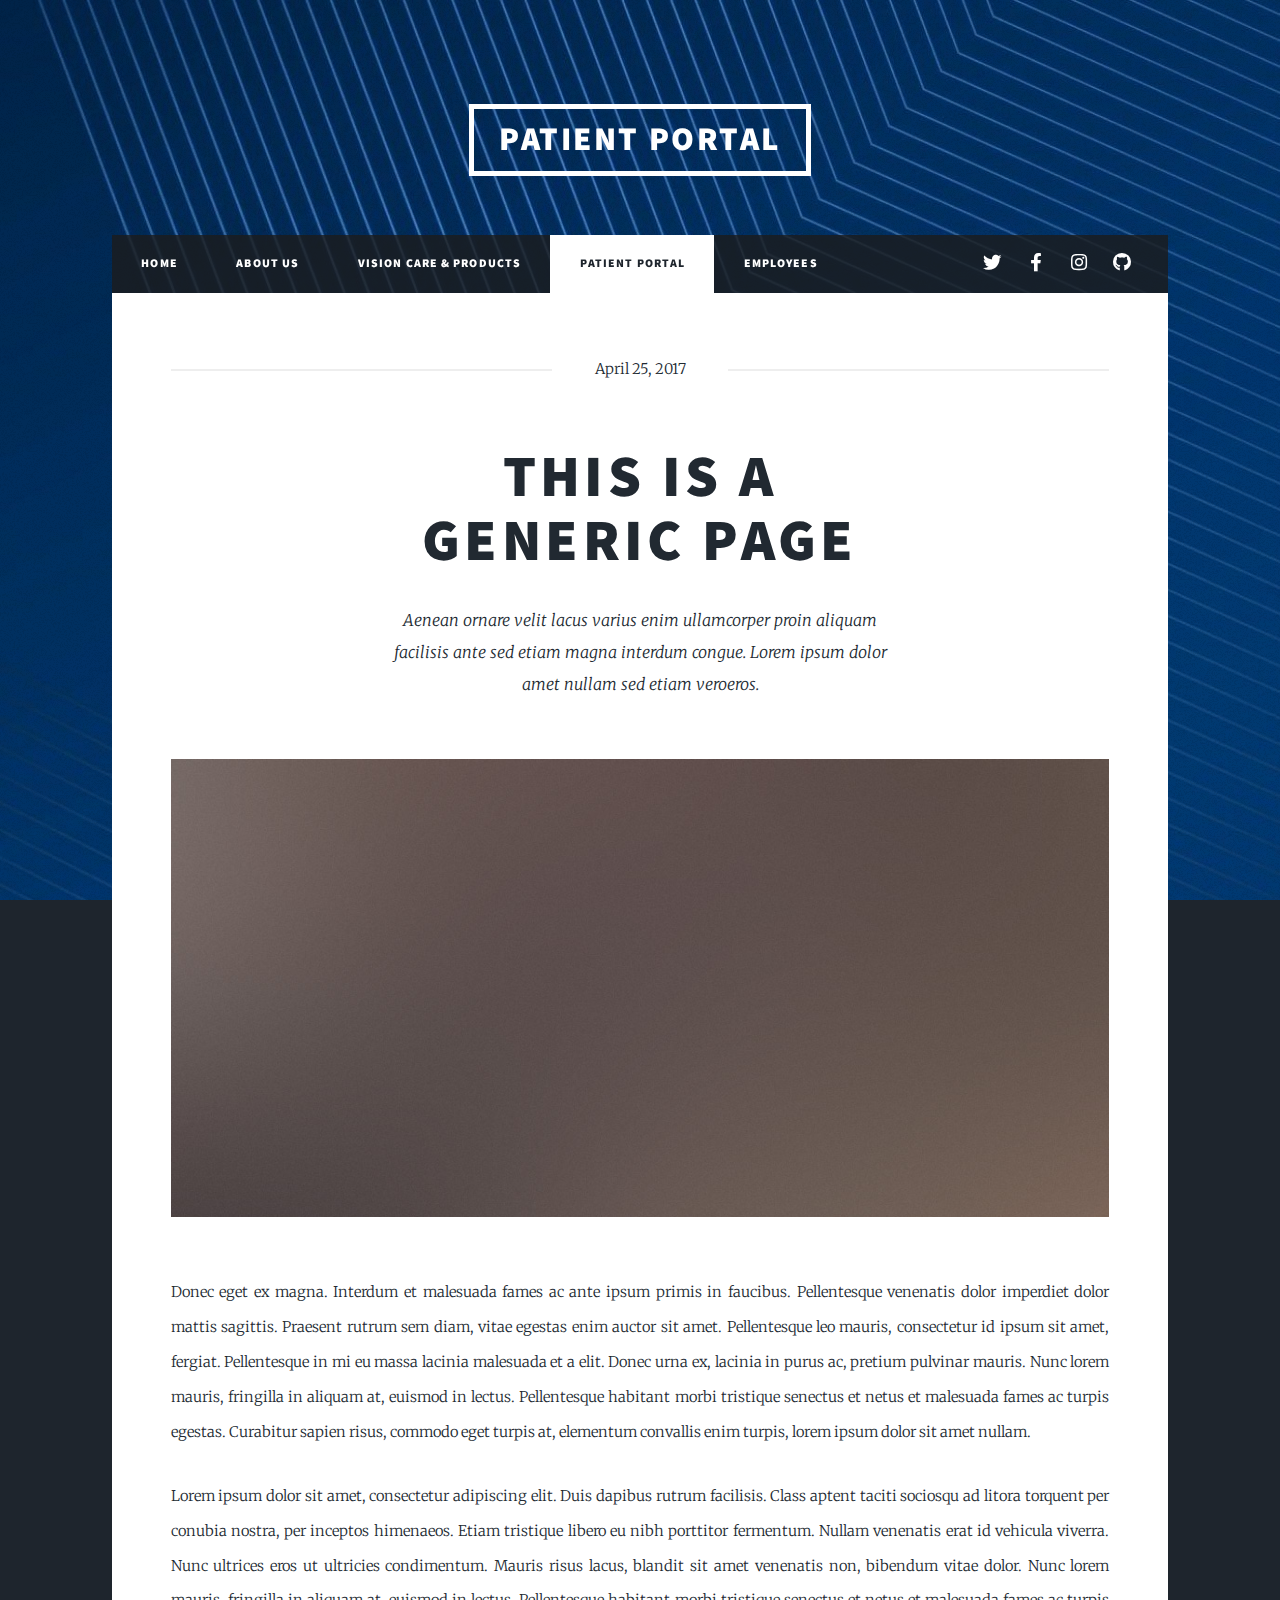
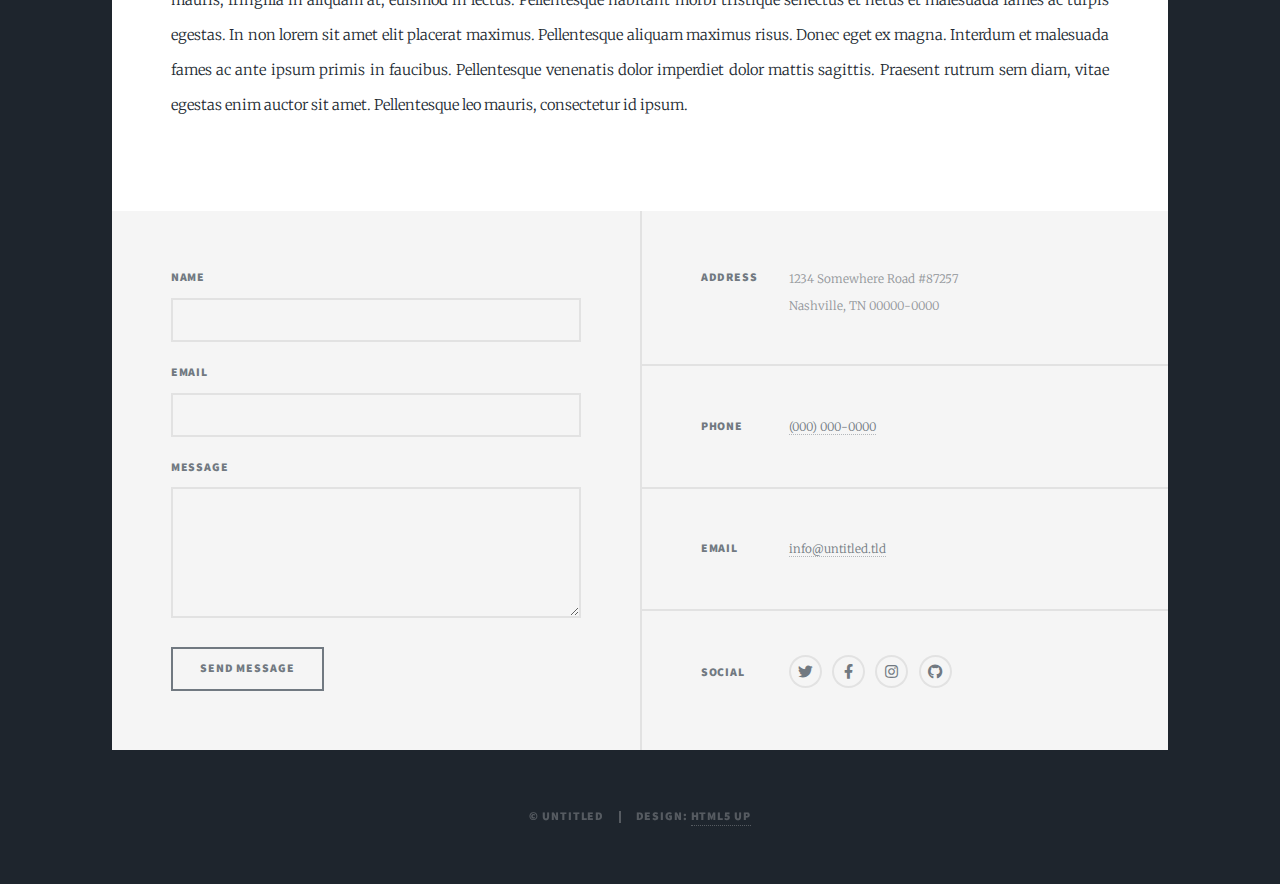
<file: patientportal.html>
<!DOCTYPE HTML>
<!--
	Massively by HTML5 UP
	html5up.net | @ajlkn
	Free for personal and commercial use under the CCA 3.0 license (html5up.net/license)
-->
<html>
	<head>
		<title>Patient Portal</title>
		<meta charset="utf-8" />
		<meta name="viewport" content="width=device-width, initial-scale=1, user-scalable=no" />
		<link rel="stylesheet" href="assets/css/main.css" />
		<noscript><link rel="stylesheet" href="assets/css/noscript.css" /></noscript>
	</head>
	<body class="is-preload">

		<!-- Wrapper -->
			<div id="wrapper">

				<!-- Header -->
					<header id="header">
						<a href="index.html" class="logo">Patient Portal</a>
					</header>

				<!-- Nav -->
					<nav id="nav">
						<ul class="links">
							<li><a href="index.html">Home</a></li>
							<li><a href="aboutus.html">About Us</a></li>
							<li><a href="catalog.html">Vision care & Products</a></li>
							<li class="active"><a href="patientportal.html">Patient Portal</a></li>
							<li><a href="elements.html">Employees</a></li>
						</ul>
						<ul class="icons">
							<li><a href="#" class="icon brands fa-twitter"><span class="label">Twitter</span></a></li>
							<li><a href="#" class="icon brands fa-facebook-f"><span class="label">Facebook</span></a></li>
							<li><a href="#" class="icon brands fa-instagram"><span class="label">Instagram</span></a></li>
							<li><a href="#" class="icon brands fa-github"><span class="label">GitHub</span></a></li>
						</ul>
					</nav>

				<!-- Main -->
					<div id="main">

						<!-- Post -->
							<section class="post">
								<header class="major">
									<span class="date">April 25, 2017</span>
									<h1>This is a<br />
									Generic Page</h1>
									<p>Aenean ornare velit lacus varius enim ullamcorper proin aliquam<br />
									facilisis ante sed etiam magna interdum congue. Lorem ipsum dolor<br />
									amet nullam sed etiam veroeros.</p>
								</header>
								<div class="image main"><img src="images/pic01.jpg" alt="" /></div>
								<p>Donec eget ex magna. Interdum et malesuada fames ac ante ipsum primis in faucibus. Pellentesque venenatis dolor imperdiet dolor mattis sagittis. Praesent rutrum sem diam, vitae egestas enim auctor sit amet. Pellentesque leo mauris, consectetur id ipsum sit amet, fergiat. Pellentesque in mi eu massa lacinia malesuada et a elit. Donec urna ex, lacinia in purus ac, pretium pulvinar mauris. Nunc lorem mauris, fringilla in aliquam at, euismod in lectus. Pellentesque habitant morbi tristique senectus et netus et malesuada fames ac turpis egestas. Curabitur sapien risus, commodo eget turpis at, elementum convallis enim turpis, lorem ipsum dolor sit amet nullam.</p>
								<p>Lorem ipsum dolor sit amet, consectetur adipiscing elit. Duis dapibus rutrum facilisis. Class aptent taciti sociosqu ad litora torquent per conubia nostra, per inceptos himenaeos. Etiam tristique libero eu nibh porttitor fermentum. Nullam venenatis erat id vehicula viverra. Nunc ultrices eros ut ultricies condimentum. Mauris risus lacus, blandit sit amet venenatis non, bibendum vitae dolor. Nunc lorem mauris, fringilla in aliquam at, euismod in lectus. Pellentesque habitant morbi tristique senectus et netus et malesuada fames ac turpis egestas. In non lorem sit amet elit placerat maximus. Pellentesque aliquam maximus risus. Donec eget ex magna. Interdum et malesuada fames ac ante ipsum primis in faucibus. Pellentesque venenatis dolor imperdiet dolor mattis sagittis. Praesent rutrum sem diam, vitae egestas enim auctor sit amet. Pellentesque leo mauris, consectetur id ipsum.</p>
							</section>

					</div>

				<!-- Footer -->
					<footer id="footer">
						<section>
							<form method="post" action="#">
								<div class="fields">
									<div class="field">
										<label for="name">Name</label>
										<input type="text" name="name" id="name" />
									</div>
									<div class="field">
										<label for="email">Email</label>
										<input type="text" name="email" id="email" />
									</div>
									<div class="field">
										<label for="message">Message</label>
										<textarea name="message" id="message" rows="3"></textarea>
									</div>
								</div>
								<ul class="actions">
									<li><input type="submit" value="Send Message" /></li>
								</ul>
							</form>
						</section>
						<section class="split contact">
							<section class="alt">
								<h3>Address</h3>
								<p>1234 Somewhere Road #87257<br />
								Nashville, TN 00000-0000</p>
							</section>
							<section>
								<h3>Phone</h3>
								<p><a href="#">(000) 000-0000</a></p>
							</section>
							<section>
								<h3>Email</h3>
								<p><a href="#">info@untitled.tld</a></p>
							</section>
							<section>
								<h3>Social</h3>
								<ul class="icons alt">
									<li><a href="#" class="icon brands alt fa-twitter"><span class="label">Twitter</span></a></li>
									<li><a href="#" class="icon brands alt fa-facebook-f"><span class="label">Facebook</span></a></li>
									<li><a href="#" class="icon brands alt fa-instagram"><span class="label">Instagram</span></a></li>
									<li><a href="#" class="icon brands alt fa-github"><span class="label">GitHub</span></a></li>
								</ul>
							</section>
						</section>
					</footer>

				<!-- Copyright -->
					<div id="copyright">
						<ul><li>&copy; Untitled</li><li>Design: <a href="https://html5up.net">HTML5 UP</a></li></ul>
					</div>

			</div>

		<!-- Scripts -->
			<script src="assets/js/jquery.min.js"></script>
			<script src="assets/js/jquery.scrollex.min.js"></script>
			<script src="assets/js/jquery.scrolly.min.js"></script>
			<script src="assets/js/browser.min.js"></script>
			<script src="assets/js/breakpoints.min.js"></script>
			<script src="assets/js/util.js"></script>
			<script src="assets/js/main.js"></script>

	</body>
</html>
</file>
<file: assets/css/main.css>
@import url(fontawesome-all.min.css);
@import url("https://fonts.googleapis.com/css?family=Merriweather:300,700,300italic,700italic|Source+Sans+Pro:900");

/*
	Massively by HTML5 UP
	html5up.net | @ajlkn
	Free for personal and commercial use under the CCA 3.0 license (html5up.net/license)
*/


.surgeon {
    overflow: hidden; /* Prevent image overflow issues */
}

p {
    margin: 10px 0; /* Add spacing between paragraphs */
}

html, body, div, span, applet, object,
iframe, h1, h2, h3, h4, h5, h6, p, blockquote,
pre, a, abbr, acronym, address, big, cite,
code, del, dfn, em, img, ins, kbd, q, s, samp,
small, strike, strong, sub, sup, tt, var, b,
u, i, center, dl, dt, dd, ol, ul, li, fieldset,
form, label, legend, table, caption, tbody,
tfoot, thead, tr, th, td, article, aside,
canvas, details, embed, figure, figcaption,
footer, header, hgroup, menu, nav, output, ruby,
section, summary, time, mark, audio, video {
	margin: 0;
	padding: 0;
	border: 0;
	font-size: 100%;
	font: inherit;
	vertical-align: baseline;}

article, aside, details, figcaption, figure,
footer, header, hgroup, menu, nav, section {
	display: block;}

body {
	line-height: 1;
}

ol, ul {
	list-style: none;
}

blockquote, q {
	quotes: none;
}

	blockquote:before, blockquote:after, q:before, q:after {
		content: '';
		content: none;
	}

table {
	border-collapse: collapse;
	border-spacing: 0;
}



body {
	-webkit-text-size-adjust: none;
}

mark {
	background-color: transparent;
	color: inherit;
}

input::-moz-focus-inner {
	border: 0;
	padding: 0;
}

input, select, textarea {
	-moz-appearance: none;
	-webkit-appearance: none;
	-ms-appearance: none;
	appearance: none;
}

/* Basic */

	@-ms-viewport {
		width: device-width;
	}

	body {
		-ms-overflow-style: scrollbar;
	}

	@media screen and (max-width: 480px) {

		html, body {
			min-width: 320px;
		}

	}

	html {
		box-sizing: border-box;
	}

	*, *:before, *:after {
		box-sizing: inherit;
	}

	body {
		background-color: #1e252d;
	}

		body.is-preload *, body.is-preload *:before, body.is-preload *:after {
			-moz-animation: none !important;
			-webkit-animation: none !important;
			-ms-animation: none !important;
			animation: none !important;
			-moz-transition: none !important;
			-webkit-transition: none !important;
			-ms-transition: none !important;
			transition: none !important;
		}

/* Type */

	html {
		font-size: 16pt;
	}

		@media screen and (max-width: 1680px) {

			html {
				font-size: 12pt;
			}

		}

		@media screen and (max-width: 1280px) {

			html {
				font-size: 11pt;
			}

		}

		@media screen and (max-width: 360px) {

			html {
				font-size: 10pt;
			}

		}

	body {
		color: #212931;
	}

	body, input, select, textarea {
		font-family: "Merriweather", Georgia, serif;
		font-weight: 300;
		font-size: 1rem;
		line-height: 2.375;
	}

	a {
		-moz-transition: color 0.2s ease-in-out, background-color 0.2s ease-in-out, border-color 0.2s ease-in-out, box-shadow 0.2s ease-in-out;
		-webkit-transition: color 0.2s ease-in-out, background-color 0.2s ease-in-out, border-color 0.2s ease-in-out, box-shadow 0.2s ease-in-out;
		-ms-transition: color 0.2s ease-in-out, background-color 0.2s ease-in-out, border-color 0.2s ease-in-out, box-shadow 0.2s ease-in-out;
		transition: color 0.2s ease-in-out, background-color 0.2s ease-in-out, border-color 0.2s ease-in-out, box-shadow 0.2s ease-in-out;
		border-bottom: dotted 1px;
		text-decoration: none;
	}

		a:hover {
			border-bottom-color: transparent;
		}

	strong, b {
		font-weight: 600;
	}

	em, i {
		font-style: italic;
	}

	p {
		text-align: justify;
		margin: 0 0 2rem 0;
	}

	h1, h2, h3, h4, h5, h6 {
		font-family: "Source Sans Pro", Helvetica, sans-serif;
		font-weight: 900;
		line-height: 1.5;
		letter-spacing: 0.075em;
		text-transform: uppercase;
		margin: 0 0 1rem 0;
	}

		h1 a, h2 a, h3 a, h4 a, h5 a, h6 a {
			border-bottom: 0;
			color: inherit;
			text-decoration: none;
		}

	h1 {
		font-size: 4rem;
		line-height: 1.1;
		margin: 0 0 2rem 0;
	}

	h2 {
		font-size: 1.75rem;
		line-height: 1.3;
		margin: 0 0 1.5rem 0;
	}

	h3 {
		font-size: 1.25rem;
		margin: 0 0 1.5rem 0;
	}

	h4 {
		font-size: 1rem;
	}

	h5 {
		font-size: 0.9rem;
	}

	h6 {
		font-size: 0.8rem;
	}

	sub {
		font-size: 0.8rem;
		position: relative;
		top: 0.5rem;
	}

	sup {
		font-size: 0.8rem;
		position: relative;
		top: -0.5rem;
	}

	blockquote {
		border-left: solid 4px;
		font-style: italic;
		margin: 0 0 2rem 0;
		padding: 0.5rem 0 0.5rem 2rem;
	}

	code {
		border: solid 2px;
		font-family: "Courier New", monospace;
		font-size: 0.9rem;
		margin: 0 0.25rem;
		padding: 0.25rem 0.65rem;
	}

	pre {
		-webkit-overflow-scrolling: touch;
		font-family: "Courier New", monospace;
		font-size: 0.9rem;
		margin: 0 0 2rem 0;
	}

		pre code {
			display: block;
			line-height: 1.75;
			padding: 1rem 1.5rem;
			overflow-x: auto;
		}

	hr {
		border: 0;
		border-bottom: solid 2px;
		margin: 3rem 0;
	}

		hr.major {
			margin: 5rem 0;
		}

	.align-left {
		text-align: left;
	}

	.align-center {
		text-align: center;
	}

	.align-right {
		text-align: right;
	}

	input, select, textarea {
		color: #212931;
	}

	a {
		color: #212931;
		border-bottom-color: rgba(33, 41, 49, 0.5);
	}

		a:hover {
			border-bottom-color: transparent;
			color: #18bfef !important;
		}

	strong, b {
		color: #212931;
	}

	h1, h2, h3, h4, h5, h6 {
		color: #212931;
	}

	blockquote {
		border-left-color: #eeeeee;
	}

	code {
		background: rgba(220, 220, 220, 0.25);
		border-color: #eeeeee;
	}

	hr {
		border-bottom-color: #eeeeee;
	}

/* Row */

	.row {
		display: flex;
		flex-wrap: wrap;
		box-sizing: border-box;
		align-items: stretch;
	}

		.row > * {
			box-sizing: border-box;
		}

		.row.gtr-uniform > * > :last-child {
			margin-bottom: 0;
		}

		.row.aln-left {
			justify-content: flex-start;
		}

		.row.aln-center {
			justify-content: center;
		}

		.row.aln-right {
			justify-content: flex-end;
		}

		.row.aln-top {
			align-items: flex-start;
		}

		.row.aln-middle {
			align-items: center;
		}

		.row.aln-bottom {
			align-items: flex-end;
		}

		.row > .imp {
			order: -1;
		}

		.row > .col-1 {
			width: 8.33333%;
		}

		.row > .off-1 {
			margin-left: 8.33333%;
		}

		.row > .col-2 {
			width: 16.66667%;
		}

		.row > .off-2 {
			margin-left: 16.66667%;
		}

		.row > .col-3 {
			width: 25%;
		}

		.row > .off-3 {
			margin-left: 25%;
		}

		.row > .col-4 {
			width: 33.33333%;
		}

		.row > .off-4 {
			margin-left: 33.33333%;
		}

		.row > .col-5 {
			width: 41.66667%;
		}

		.row > .off-5 {
			margin-left: 41.66667%;
		}

		.row > .col-6 {
			width: 50%;
		}

		.row > .off-6 {
			margin-left: 50%;
		}

		.row > .col-7 {
			width: 58.33333%;
		}

		.row > .off-7 {
			margin-left: 58.33333%;
		}

		.row > .col-8 {
			width: 66.66667%;
		}

		.row > .off-8 {
			margin-left: 66.66667%;
		}

		.row > .col-9 {
			width: 75%;
		}

		.row > .off-9 {
			margin-left: 75%;
		}

		.row > .col-10 {
			width: 83.33333%;
		}

		.row > .off-10 {
			margin-left: 83.33333%;
		}

		.row > .col-11 {
			width: 91.66667%;
		}

		.row > .off-11 {
			margin-left: 91.66667%;
		}

		.row > .col-12 {
			width: 100%;
		}

		.row > .off-12 {
			margin-left: 100%;
		}

		.row.gtr-0 {
			margin-top: 0;
			margin-left: 0rem;
		}

			.row.gtr-0 > * {
				padding: 0 0 0 0rem;
			}

			.row.gtr-0.gtr-uniform {
				margin-top: 0rem;
			}

				.row.gtr-0.gtr-uniform > * {
					padding-top: 0rem;
				}

		.row.gtr-25 {
			margin-top: 0;
			margin-left: -0.375rem;
		}

			.row.gtr-25 > * {
				padding: 0 0 0 0.375rem;
			}

			.row.gtr-25.gtr-uniform {
				margin-top: -0.375rem;
			}

				.row.gtr-25.gtr-uniform > * {
					padding-top: 0.375rem;
				}

		.row.gtr-50 {
			margin-top: 0;
			margin-left: -0.75rem;
		}

			.row.gtr-50 > * {
				padding: 0 0 0 0.75rem;
			}

			.row.gtr-50.gtr-uniform {
				margin-top: -0.75rem;
			}

				.row.gtr-50.gtr-uniform > * {
					padding-top: 0.75rem;
				}

		.row {
			margin-top: 0;
			margin-left: -1.5rem;
		}

			.row > * {
				padding: 0 0 0 1.5rem;
			}

			.row.gtr-uniform {
				margin-top: -1.5rem;
			}

				.row.gtr-uniform > * {
					padding-top: 1.5rem;
				}

		.row.gtr-150 {
			margin-top: 0;
			margin-left: -2.25rem;
		}

			.row.gtr-150 > * {
				padding: 0 0 0 2.25rem;
			}

			.row.gtr-150.gtr-uniform {
				margin-top: -2.25rem;
			}

				.row.gtr-150.gtr-uniform > * {
					padding-top: 2.25rem;
				}

		.row.gtr-200 {
			margin-top: 0;
			margin-left: -3rem;
		}

			.row.gtr-200 > * {
				padding: 0 0 0 3rem;
			}

			.row.gtr-200.gtr-uniform {
				margin-top: -3rem;
			}

				.row.gtr-200.gtr-uniform > * {
					padding-top: 3rem;
				}

		@media screen and (max-width: 1680px) {

			.row {
				display: flex;
				flex-wrap: wrap;
				box-sizing: border-box;
				align-items: stretch;
			}

				.row > * {
					box-sizing: border-box;
				}

				.row.gtr-uniform > * > :last-child {
					margin-bottom: 0;
				}

				.row.aln-left {
					justify-content: flex-start;
				}

				.row.aln-center {
					justify-content: center;
				}

				.row.aln-right {
					justify-content: flex-end;
				}

				.row.aln-top {
					align-items: flex-start;
				}

				.row.aln-middle {
					align-items: center;
				}

				.row.aln-bottom {
					align-items: flex-end;
				}

				.row > .imp-xlarge {
					order: -1;
				}

				.row > .col-1-xlarge {
					width: 8.33333%;
				}

				.row > .off-1-xlarge {
					margin-left: 8.33333%;
				}

				.row > .col-2-xlarge {
					width: 16.66667%;
				}

				.row > .off-2-xlarge {
					margin-left: 16.66667%;
				}

				.row > .col-3-xlarge {
					width: 25%;
				}

				.row > .off-3-xlarge {
					margin-left: 25%;
				}

				.row > .col-4-xlarge {
					width: 33.33333%;
				}

				.row > .off-4-xlarge {
					margin-left: 33.33333%;
				}

				.row > .col-5-xlarge {
					width: 41.66667%;
				}

				.row > .off-5-xlarge {
					margin-left: 41.66667%;
				}

				.row > .col-6-xlarge {
					width: 50%;
				}

				.row > .off-6-xlarge {
					margin-left: 50%;
				}

				.row > .col-7-xlarge {
					width: 58.33333%;
				}

				.row > .off-7-xlarge {
					margin-left: 58.33333%;
				}

				.row > .col-8-xlarge {
					width: 66.66667%;
				}

				.row > .off-8-xlarge {
					margin-left: 66.66667%;
				}

				.row > .col-9-xlarge {
					width: 75%;
				}

				.row > .off-9-xlarge {
					margin-left: 75%;
				}

				.row > .col-10-xlarge {
					width: 83.33333%;
				}

				.row > .off-10-xlarge {
					margin-left: 83.33333%;
				}

				.row > .col-11-xlarge {
					width: 91.66667%;
				}

				.row > .off-11-xlarge {
					margin-left: 91.66667%;
				}

				.row > .col-12-xlarge {
					width: 100%;
				}

				.row > .off-12-xlarge {
					margin-left: 100%;
				}

				.row.gtr-0 {
					margin-top: 0;
					margin-left: 0rem;
				}

					.row.gtr-0 > * {
						padding: 0 0 0 0rem;
					}

					.row.gtr-0.gtr-uniform {
						margin-top: 0rem;
					}

						.row.gtr-0.gtr-uniform > * {
							padding-top: 0rem;
						}

				.row.gtr-25 {
					margin-top: 0;
					margin-left: -0.375rem;
				}

					.row.gtr-25 > * {
						padding: 0 0 0 0.375rem;
					}

					.row.gtr-25.gtr-uniform {
						margin-top: -0.375rem;
					}

						.row.gtr-25.gtr-uniform > * {
							padding-top: 0.375rem;
						}

				.row.gtr-50 {
					margin-top: 0;
					margin-left: -0.75rem;
				}

					.row.gtr-50 > * {
						padding: 0 0 0 0.75rem;
					}

					.row.gtr-50.gtr-uniform {
						margin-top: -0.75rem;
					}

						.row.gtr-50.gtr-uniform > * {
							padding-top: 0.75rem;
						}

				.row {
					margin-top: 0;
					margin-left: -1.5rem;
				}

					.row > * {
						padding: 0 0 0 1.5rem;
					}

					.row.gtr-uniform {
						margin-top: -1.5rem;
					}

						.row.gtr-uniform > * {
							padding-top: 1.5rem;
						}

				.row.gtr-150 {
					margin-top: 0;
					margin-left: -2.25rem;
				}

					.row.gtr-150 > * {
						padding: 0 0 0 2.25rem;
					}

					.row.gtr-150.gtr-uniform {
						margin-top: -2.25rem;
					}

						.row.gtr-150.gtr-uniform > * {
							padding-top: 2.25rem;
						}

				.row.gtr-200 {
					margin-top: 0;
					margin-left: -3rem;
				}

					.row.gtr-200 > * {
						padding: 0 0 0 3rem;
					}

					.row.gtr-200.gtr-uniform {
						margin-top: -3rem;
					}

						.row.gtr-200.gtr-uniform > * {
							padding-top: 3rem;
						}

		}

		@media screen and (max-width: 1280px) {

			.row {
				display: flex;
				flex-wrap: wrap;
				box-sizing: border-box;
				align-items: stretch;
			}

				.row > * {
					box-sizing: border-box;
				}

				.row.gtr-uniform > * > :last-child {
					margin-bottom: 0;
				}

				.row.aln-left {
					justify-content: flex-start;
				}

				.row.aln-center {
					justify-content: center;
				}

				.row.aln-right {
					justify-content: flex-end;
				}

				.row.aln-top {
					align-items: flex-start;
				}

				.row.aln-middle {
					align-items: center;
				}

				.row.aln-bottom {
					align-items: flex-end;
				}

				.row > .imp-large {
					order: -1;
				}

				.row > .col-1-large {
					width: 8.33333%;
				}

				.row > .off-1-large {
					margin-left: 8.33333%;
				}

				.row > .col-2-large {
					width: 16.66667%;
				}

				.row > .off-2-large {
					margin-left: 16.66667%;
				}

				.row > .col-3-large {
					width: 25%;
				}

				.row > .off-3-large {
					margin-left: 25%;
				}

				.row > .col-4-large {
					width: 33.33333%;
				}

				.row > .off-4-large {
					margin-left: 33.33333%;
				}

				.row > .col-5-large {
					width: 41.66667%;
				}

				.row > .off-5-large {
					margin-left: 41.66667%;
				}

				.row > .col-6-large {
					width: 50%;
				}

				.row > .off-6-large {
					margin-left: 50%;
				}

				.row > .col-7-large {
					width: 58.33333%;
				}

				.row > .off-7-large {
					margin-left: 58.33333%;
				}

				.row > .col-8-large {
					width: 66.66667%;
				}

				.row > .off-8-large {
					margin-left: 66.66667%;
				}

				.row > .col-9-large {
					width: 75%;
				}

				.row > .off-9-large {
					margin-left: 75%;
				}

				.row > .col-10-large {
					width: 83.33333%;
				}

				.row > .off-10-large {
					margin-left: 83.33333%;
				}

				.row > .col-11-large {
					width: 91.66667%;
				}

				.row > .off-11-large {
					margin-left: 91.66667%;
				}

				.row > .col-12-large {
					width: 100%;
				}

				.row > .off-12-large {
					margin-left: 100%;
				}

				.row.gtr-0 {
					margin-top: 0;
					margin-left: 0rem;
				}

					.row.gtr-0 > * {
						padding: 0 0 0 0rem;
					}

					.row.gtr-0.gtr-uniform {
						margin-top: 0rem;
					}

						.row.gtr-0.gtr-uniform > * {
							padding-top: 0rem;
						}

				.row.gtr-25 {
					margin-top: 0;
					margin-left: -0.375rem;
				}

					.row.gtr-25 > * {
						padding: 0 0 0 0.375rem;
					}

					.row.gtr-25.gtr-uniform {
						margin-top: -0.375rem;
					}

						.row.gtr-25.gtr-uniform > * {
							padding-top: 0.375rem;
						}

				.row.gtr-50 {
					margin-top: 0;
					margin-left: -0.75rem;
				}

					.row.gtr-50 > * {
						padding: 0 0 0 0.75rem;
					}

					.row.gtr-50.gtr-uniform {
						margin-top: -0.75rem;
					}

						.row.gtr-50.gtr-uniform > * {
							padding-top: 0.75rem;
						}

				.row {
					margin-top: 0;
					margin-left: -1.5rem;
				}

					.row > * {
						padding: 0 0 0 1.5rem;
					}

					.row.gtr-uniform {
						margin-top: -1.5rem;
					}

						.row.gtr-uniform > * {
							padding-top: 1.5rem;
						}

				.row.gtr-150 {
					margin-top: 0;
					margin-left: -2.25rem;
				}

					.row.gtr-150 > * {
						padding: 0 0 0 2.25rem;
					}

					.row.gtr-150.gtr-uniform {
						margin-top: -2.25rem;
					}

						.row.gtr-150.gtr-uniform > * {
							padding-top: 2.25rem;
						}

				.row.gtr-200 {
					margin-top: 0;
					margin-left: -3rem;
				}

					.row.gtr-200 > * {
						padding: 0 0 0 3rem;
					}

					.row.gtr-200.gtr-uniform {
						margin-top: -3rem;
					}

						.row.gtr-200.gtr-uniform > * {
							padding-top: 3rem;
						}

		}

		@media screen and (max-width: 980px) {

			.row {
				display: flex;
				flex-wrap: wrap;
				box-sizing: border-box;
				align-items: stretch;
			}

				.row > * {
					box-sizing: border-box;
				}

				.row.gtr-uniform > * > :last-child {
					margin-bottom: 0;
				}

				.row.aln-left {
					justify-content: flex-start;
				}

				.row.aln-center {
					justify-content: center;
				}

				.row.aln-right {
					justify-content: flex-end;
				}

				.row.aln-top {
					align-items: flex-start;
				}

				.row.aln-middle {
					align-items: center;
				}

				.row.aln-bottom {
					align-items: flex-end;
				}

				.row > .imp-medium {
					order: -1;
				}

				.row > .col-1-medium {
					width: 8.33333%;
				}

				.row > .off-1-medium {
					margin-left: 8.33333%;
				}

				.row > .col-2-medium {
					width: 16.66667%;
				}

				.row > .off-2-medium {
					margin-left: 16.66667%;
				}

				.row > .col-3-medium {
					width: 25%;
				}

				.row > .off-3-medium {
					margin-left: 25%;
				}

				.row > .col-4-medium {
					width: 33.33333%;
				}

				.row > .off-4-medium {
					margin-left: 33.33333%;
				}

				.row > .col-5-medium {
					width: 41.66667%;
				}

				.row > .off-5-medium {
					margin-left: 41.66667%;
				}

				.row > .col-6-medium {
					width: 50%;
				}

				.row > .off-6-medium {
					margin-left: 50%;
				}

				.row > .col-7-medium {
					width: 58.33333%;
				}

				.row > .off-7-medium {
					margin-left: 58.33333%;
				}

				.row > .col-8-medium {
					width: 66.66667%;
				}

				.row > .off-8-medium {
					margin-left: 66.66667%;
				}

				.row > .col-9-medium {
					width: 75%;
				}

				.row > .off-9-medium {
					margin-left: 75%;
				}

				.row > .col-10-medium {
					width: 83.33333%;
				}

				.row > .off-10-medium {
					margin-left: 83.33333%;
				}

				.row > .col-11-medium {
					width: 91.66667%;
				}

				.row > .off-11-medium {
					margin-left: 91.66667%;
				}

				.row > .col-12-medium {
					width: 100%;
				}

				.row > .off-12-medium {
					margin-left: 100%;
				}

				.row.gtr-0 {
					margin-top: 0;
					margin-left: 0rem;
				}

					.row.gtr-0 > * {
						padding: 0 0 0 0rem;
					}

					.row.gtr-0.gtr-uniform {
						margin-top: 0rem;
					}

						.row.gtr-0.gtr-uniform > * {
							padding-top: 0rem;
						}

				.row.gtr-25 {
					margin-top: 0;
					margin-left: -0.375rem;
				}

					.row.gtr-25 > * {
						padding: 0 0 0 0.375rem;
					}

					.row.gtr-25.gtr-uniform {
						margin-top: -0.375rem;
					}

						.row.gtr-25.gtr-uniform > * {
							padding-top: 0.375rem;
						}

				.row.gtr-50 {
					margin-top: 0;
					margin-left: -0.75rem;
				}

					.row.gtr-50 > * {
						padding: 0 0 0 0.75rem;
					}

					.row.gtr-50.gtr-uniform {
						margin-top: -0.75rem;
					}

						.row.gtr-50.gtr-uniform > * {
							padding-top: 0.75rem;
						}

				.row {
					margin-top: 0;
					margin-left: -1.5rem;
				}

					.row > * {
						padding: 0 0 0 1.5rem;
					}

					.row.gtr-uniform {
						margin-top: -1.5rem;
					}

						.row.gtr-uniform > * {
							padding-top: 1.5rem;
						}

				.row.gtr-150 {
					margin-top: 0;
					margin-left: -2.25rem;
				}

					.row.gtr-150 > * {
						padding: 0 0 0 2.25rem;
					}

					.row.gtr-150.gtr-uniform {
						margin-top: -2.25rem;
					}

						.row.gtr-150.gtr-uniform > * {
							padding-top: 2.25rem;
						}

				.row.gtr-200 {
					margin-top: 0;
					margin-left: -3rem;
				}

					.row.gtr-200 > * {
						padding: 0 0 0 3rem;
					}

					.row.gtr-200.gtr-uniform {
						margin-top: -3rem;
					}

						.row.gtr-200.gtr-uniform > * {
							padding-top: 3rem;
						}

		}

		@media screen and (max-width: 736px) {

			.row {
				display: flex;
				flex-wrap: wrap;
				box-sizing: border-box;
				align-items: stretch;
			}

				.row > * {
					box-sizing: border-box;
				}

				.row.gtr-uniform > * > :last-child {
					margin-bottom: 0;
				}

				.row.aln-left {
					justify-content: flex-start;
				}

				.row.aln-center {
					justify-content: center;
				}

				.row.aln-right {
					justify-content: flex-end;
				}

				.row.aln-top {
					align-items: flex-start;
				}

				.row.aln-middle {
					align-items: center;
				}

				.row.aln-bottom {
					align-items: flex-end;
				}

				.row > .imp-small {
					order: -1;
				}

				.row > .col-1-small {
					width: 8.33333%;
				}

				.row > .off-1-small {
					margin-left: 8.33333%;
				}

				.row > .col-2-small {
					width: 16.66667%;
				}

				.row > .off-2-small {
					margin-left: 16.66667%;
				}

				.row > .col-3-small {
					width: 25%;
				}

				.row > .off-3-small {
					margin-left: 25%;
				}

				.row > .col-4-small {
					width: 33.33333%;
				}

				.row > .off-4-small {
					margin-left: 33.33333%;
				}

				.row > .col-5-small {
					width: 41.66667%;
				}

				.row > .off-5-small {
					margin-left: 41.66667%;
				}

				.row > .col-6-small {
					width: 50%;
				}

				.row > .off-6-small {
					margin-left: 50%;
				}

				.row > .col-7-small {
					width: 58.33333%;
				}

				.row > .off-7-small {
					margin-left: 58.33333%;
				}

				.row > .col-8-small {
					width: 66.66667%;
				}

				.row > .off-8-small {
					margin-left: 66.66667%;
				}

				.row > .col-9-small {
					width: 75%;
				}

				.row > .off-9-small {
					margin-left: 75%;
				}

				.row > .col-10-small {
					width: 83.33333%;
				}

				.row > .off-10-small {
					margin-left: 83.33333%;
				}

				.row > .col-11-small {
					width: 91.66667%;
				}

				.row > .off-11-small {
					margin-left: 91.66667%;
				}

				.row > .col-12-small {
					width: 100%;
				}

				.row > .off-12-small {
					margin-left: 100%;
				}

				.row.gtr-0 {
					margin-top: 0;
					margin-left: 0rem;
				}

					.row.gtr-0 > * {
						padding: 0 0 0 0rem;
					}

					.row.gtr-0.gtr-uniform {
						margin-top: 0rem;
					}

						.row.gtr-0.gtr-uniform > * {
							padding-top: 0rem;
						}

				.row.gtr-25 {
					margin-top: 0;
					margin-left: -0.375rem;
				}

					.row.gtr-25 > * {
						padding: 0 0 0 0.375rem;
					}

					.row.gtr-25.gtr-uniform {
						margin-top: -0.375rem;
					}

						.row.gtr-25.gtr-uniform > * {
							padding-top: 0.375rem;
						}

				.row.gtr-50 {
					margin-top: 0;
					margin-left: -0.75rem;
				}

					.row.gtr-50 > * {
						padding: 0 0 0 0.75rem;
					}

					.row.gtr-50.gtr-uniform {
						margin-top: -0.75rem;
					}

						.row.gtr-50.gtr-uniform > * {
							padding-top: 0.75rem;
						}

				.row {
					margin-top: 0;
					margin-left: -1.5rem;
				}

					.row > * {
						padding: 0 0 0 1.5rem;
					}

					.row.gtr-uniform {
						margin-top: -1.5rem;
					}

						.row.gtr-uniform > * {
							padding-top: 1.5rem;
						}

				.row.gtr-150 {
					margin-top: 0;
					margin-left: -2.25rem;
				}

					.row.gtr-150 > * {
						padding: 0 0 0 2.25rem;
					}

					.row.gtr-150.gtr-uniform {
						margin-top: -2.25rem;
					}

						.row.gtr-150.gtr-uniform > * {
							padding-top: 2.25rem;
						}

				.row.gtr-200 {
					margin-top: 0;
					margin-left: -3rem;
				}

					.row.gtr-200 > * {
						padding: 0 0 0 3rem;
					}

					.row.gtr-200.gtr-uniform {
						margin-top: -3rem;
					}

						.row.gtr-200.gtr-uniform > * {
							padding-top: 3rem;
						}

		}

		@media screen and (max-width: 480px) {

			.row {
				display: flex;
				flex-wrap: wrap;
				box-sizing: border-box;
				align-items: stretch;
			}

				.row > * {
					box-sizing: border-box;
				}

				.row.gtr-uniform > * > :last-child {
					margin-bottom: 0;
				}

				.row.aln-left {
					justify-content: flex-start;
				}

				.row.aln-center {
					justify-content: center;
				}

				.row.aln-right {
					justify-content: flex-end;
				}

				.row.aln-top {
					align-items: flex-start;
				}

				.row.aln-middle {
					align-items: center;
				}

				.row.aln-bottom {
					align-items: flex-end;
				}

				.row > .imp-xsmall {
					order: -1;
				}

				.row > .col-1-xsmall {
					width: 8.33333%;
				}

				.row > .off-1-xsmall {
					margin-left: 8.33333%;
				}

				.row > .col-2-xsmall {
					width: 16.66667%;
				}

				.row > .off-2-xsmall {
					margin-left: 16.66667%;
				}

				.row > .col-3-xsmall {
					width: 25%;
				}

				.row > .off-3-xsmall {
					margin-left: 25%;
				}

				.row > .col-4-xsmall {
					width: 33.33333%;
				}

				.row > .off-4-xsmall {
					margin-left: 33.33333%;
				}

				.row > .col-5-xsmall {
					width: 41.66667%;
				}

				.row > .off-5-xsmall {
					margin-left: 41.66667%;
				}

				.row > .col-6-xsmall {
					width: 50%;
				}

				.row > .off-6-xsmall {
					margin-left: 50%;
				}

				.row > .col-7-xsmall {
					width: 58.33333%;
				}

				.row > .off-7-xsmall {
					margin-left: 58.33333%;
				}

				.row > .col-8-xsmall {
					width: 66.66667%;
				}

				.row > .off-8-xsmall {
					margin-left: 66.66667%;
				}

				.row > .col-9-xsmall {
					width: 75%;
				}

				.row > .off-9-xsmall {
					margin-left: 75%;
				}

				.row > .col-10-xsmall {
					width: 83.33333%;
				}

				.row > .off-10-xsmall {
					margin-left: 83.33333%;
				}

				.row > .col-11-xsmall {
					width: 91.66667%;
				}

				.row > .off-11-xsmall {
					margin-left: 91.66667%;
				}

				.row > .col-12-xsmall {
					width: 100%;
				}

				.row > .off-12-xsmall {
					margin-left: 100%;
				}

				.row.gtr-0 {
					margin-top: 0;
					margin-left: 0rem;
				}

					.row.gtr-0 > * {
						padding: 0 0 0 0rem;
					}

					.row.gtr-0.gtr-uniform {
						margin-top: 0rem;
					}

						.row.gtr-0.gtr-uniform > * {
							padding-top: 0rem;
						}

				.row.gtr-25 {
					margin-top: 0;
					margin-left: -0.375rem;
				}

					.row.gtr-25 > * {
						padding: 0 0 0 0.375rem;
					}

					.row.gtr-25.gtr-uniform {
						margin-top: -0.375rem;
					}

						.row.gtr-25.gtr-uniform > * {
							padding-top: 0.375rem;
						}

				.row.gtr-50 {
					margin-top: 0;
					margin-left: -0.75rem;
				}

					.row.gtr-50 > * {
						padding: 0 0 0 0.75rem;
					}

					.row.gtr-50.gtr-uniform {
						margin-top: -0.75rem;
					}

						.row.gtr-50.gtr-uniform > * {
							padding-top: 0.75rem;
						}

				.row {
					margin-top: 0;
					margin-left: -1.5rem;
				}

					.row > * {
						padding: 0 0 0 1.5rem;
					}

					.row.gtr-uniform {
						margin-top: -1.5rem;
					}

						.row.gtr-uniform > * {
							padding-top: 1.5rem;
						}

				.row.gtr-150 {
					margin-top: 0;
					margin-left: -2.25rem;
				}

					.row.gtr-150 > * {
						padding: 0 0 0 2.25rem;
					}

					.row.gtr-150.gtr-uniform {
						margin-top: -2.25rem;
					}

						.row.gtr-150.gtr-uniform > * {
							padding-top: 2.25rem;
						}

				.row.gtr-200 {
					margin-top: 0;
					margin-left: -3rem;
				}

					.row.gtr-200 > * {
						padding: 0 0 0 3rem;
					}

					.row.gtr-200.gtr-uniform {
						margin-top: -3rem;
					}

						.row.gtr-200.gtr-uniform > * {
							padding-top: 3rem;
						}

		}

		@media screen and (max-width: 360px) {

			.row {
				display: flex;
				flex-wrap: wrap;
				box-sizing: border-box;
				align-items: stretch;
			}

				.row > * {
					box-sizing: border-box;
				}

				.row.gtr-uniform > * > :last-child {
					margin-bottom: 0;
				}

				.row.aln-left {
					justify-content: flex-start;
				}

				.row.aln-center {
					justify-content: center;
				}

				.row.aln-right {
					justify-content: flex-end;
				}

				.row.aln-top {
					align-items: flex-start;
				}

				.row.aln-middle {
					align-items: center;
				}

				.row.aln-bottom {
					align-items: flex-end;
				}

				.row > .imp-xxsmall {
					order: -1;
				}

				.row > .col-1-xxsmall {
					width: 8.33333%;
				}

				.row > .off-1-xxsmall {
					margin-left: 8.33333%;
				}

				.row > .col-2-xxsmall {
					width: 16.66667%;
				}

				.row > .off-2-xxsmall {
					margin-left: 16.66667%;
				}

				.row > .col-3-xxsmall {
					width: 25%;
				}

				.row > .off-3-xxsmall {
					margin-left: 25%;
				}

				.row > .col-4-xxsmall {
					width: 33.33333%;
				}

				.row > .off-4-xxsmall {
					margin-left: 33.33333%;
				}

				.row > .col-5-xxsmall {
					width: 41.66667%;
				}

				.row > .off-5-xxsmall {
					margin-left: 41.66667%;
				}

				.row > .col-6-xxsmall {
					width: 50%;
				}

				.row > .off-6-xxsmall {
					margin-left: 50%;
				}

				.row > .col-7-xxsmall {
					width: 58.33333%;
				}

				.row > .off-7-xxsmall {
					margin-left: 58.33333%;
				}

				.row > .col-8-xxsmall {
					width: 66.66667%;
				}

				.row > .off-8-xxsmall {
					margin-left: 66.66667%;
				}

				.row > .col-9-xxsmall {
					width: 75%;
				}

				.row > .off-9-xxsmall {
					margin-left: 75%;
				}

				.row > .col-10-xxsmall {
					width: 83.33333%;
				}

				.row > .off-10-xxsmall {
					margin-left: 83.33333%;
				}

				.row > .col-11-xxsmall {
					width: 91.66667%;
				}

				.row > .off-11-xxsmall {
					margin-left: 91.66667%;
				}

				.row > .col-12-xxsmall {
					width: 100%;
				}

				.row > .off-12-xxsmall {
					margin-left: 100%;
				}

				.row.gtr-0 {
					margin-top: 0;
					margin-left: 0rem;
				}

					.row.gtr-0 > * {
						padding: 0 0 0 0rem;
					}

					.row.gtr-0.gtr-uniform {
						margin-top: 0rem;
					}

						.row.gtr-0.gtr-uniform > * {
							padding-top: 0rem;
						}

				.row.gtr-25 {
					margin-top: 0;
					margin-left: -0.375rem;
				}

					.row.gtr-25 > * {
						padding: 0 0 0 0.375rem;
					}

					.row.gtr-25.gtr-uniform {
						margin-top: -0.375rem;
					}

						.row.gtr-25.gtr-uniform > * {
							padding-top: 0.375rem;
						}

				.row.gtr-50 {
					margin-top: 0;
					margin-left: -0.75rem;
				}

					.row.gtr-50 > * {
						padding: 0 0 0 0.75rem;
					}

					.row.gtr-50.gtr-uniform {
						margin-top: -0.75rem;
					}

						.row.gtr-50.gtr-uniform > * {
							padding-top: 0.75rem;
						}

				.row {
					margin-top: 0;
					margin-left: -1.5rem;
				}

					.row > * {
						padding: 0 0 0 1.5rem;
					}

					.row.gtr-uniform {
						margin-top: -1.5rem;
					}

						.row.gtr-uniform > * {
							padding-top: 1.5rem;
						}

				.row.gtr-150 {
					margin-top: 0;
					margin-left: -2.25rem;
				}

					.row.gtr-150 > * {
						padding: 0 0 0 2.25rem;
					}

					.row.gtr-150.gtr-uniform {
						margin-top: -2.25rem;
					}

						.row.gtr-150.gtr-uniform > * {
							padding-top: 2.25rem;
						}

				.row.gtr-200 {
					margin-top: 0;
					margin-left: -3rem;
				}

					.row.gtr-200 > * {
						padding: 0 0 0 3rem;
					}

					.row.gtr-200.gtr-uniform {
						margin-top: -3rem;
					}

						.row.gtr-200.gtr-uniform > * {
							padding-top: 3rem;
						}

		}

/* Box */

	.box {
		border: solid 2px;
		margin-bottom: 2rem;
		padding: 1.5rem;
	}

		.box > :last-child,
		.box > :last-child > :last-child,
		.box > :last-child > :last-child > :last-child {
			margin-bottom: 0;
		}

		.box.alt {
			border: 0;
			border-radius: 0;
			padding: 0;
		}

	.box {
		border-color: #eeeeee;
	}

/* Button */

	input[type="submit"],
	input[type="reset"],
	input[type="button"],
	button,
	.button {
		-moz-appearance: none;
		-webkit-appearance: none;
		-ms-appearance: none;
		appearance: none;
		-moz-transition: background-color 0.2s ease-in-out, box-shadow 0.2s ease-in-out, color 0.2s ease-in-out;
		-webkit-transition: background-color 0.2s ease-in-out, box-shadow 0.2s ease-in-out, color 0.2s ease-in-out;
		-ms-transition: background-color 0.2s ease-in-out, box-shadow 0.2s ease-in-out, color 0.2s ease-in-out;
		transition: background-color 0.2s ease-in-out, box-shadow 0.2s ease-in-out, color 0.2s ease-in-out;
		border: 0;
		border-radius: 0;
		cursor: pointer;
		display: inline-block;
		font-family: "Source Sans Pro", Helvetica, sans-serif;
		font-size: 0.8rem;
		font-weight: 900;
		letter-spacing: 0.075em;
		height: 3rem;
		line-height: 3rem;
		padding: 0 2rem;
		text-align: center;
		text-decoration: none;
		text-transform: uppercase;
		white-space: nowrap;
	}

		input[type="submit"].icon:before,
		input[type="reset"].icon:before,
		input[type="button"].icon:before,
		button.icon:before,
		.button.icon:before {
			margin-right: 0.5rem;
		}

		input[type="submit"].icon.solo,
		input[type="reset"].icon.solo,
		input[type="button"].icon.solo,
		button.icon.solo,
		.button.icon.solo {
			position: relative;
			width: 4rem;
			height: 4rem;
			line-height: 4rem;
			border-radius: 4rem;
			text-indent: 4rem;
			overflow: hidden;
			padding: 0;
			white-space: nowrap;
		}

			input[type="submit"].icon.solo:before,
			input[type="reset"].icon.solo:before,
			input[type="button"].icon.solo:before,
			button.icon.solo:before,
			.button.icon.solo:before {
				position: absolute;
				display: block;
				top: 0;
				left: 0;
				width: inherit;
				height: inherit;
				line-height: inherit;
				font-size: 1.25rem;
				margin-right: 0;
				text-align: center;
				text-indent: 0;
			}

		input[type="submit"].fit,
		input[type="reset"].fit,
		input[type="button"].fit,
		button.fit,
		.button.fit {
			width: 100%;
		}

		input[type="submit"].small,
		input[type="reset"].small,
		input[type="button"].small,
		button.small,
		.button.small {
			font-size: 0.7rem;
			height: 2.5rem;
			line-height: 2.5rem;
			padding: 0 1.5rem;
		}

		input[type="submit"].large,
		input[type="reset"].large,
		input[type="button"].large,
		button.large,
		.button.large {
			font-size: 0.9rem;
			height: 3.5rem;
			line-height: 3.5rem;
			padding: 0 2.75rem;
		}

		@media screen and (max-width: 980px) {

			input[type="submit"],
			input[type="reset"],
			input[type="button"],
			button,
			.button {
				font-size: 0.9rem;
				height: 3.25rem;
				line-height: 3.25rem;
			}

				input[type="submit"].large,
				input[type="reset"].large,
				input[type="button"].large,
				button.large,
				.button.large {
					font-size: 1rem;
					height: 3.75rem;
					line-height: 3.75rem;
				}

		}

		input[type="submit"].disabled, input[type="submit"]:disabled,
		input[type="reset"].disabled,
		input[type="reset"]:disabled,
		input[type="button"].disabled,
		input[type="button"]:disabled,
		button.disabled,
		button:disabled,
		.button.disabled,
		.button:disabled {
			pointer-events: none;
			opacity: 0.25;
		}

	input[type="submit"],
	input[type="reset"],
	input[type="button"],
	button,
	.button {
		background-color: transparent;
		box-shadow: inset 0 0 0 2px #212931;
		color: #212931 !important;
	}

		input[type="submit"]:hover,
		input[type="reset"]:hover,
		input[type="button"]:hover,
		button:hover,
		.button:hover {
			box-shadow: inset 0 0 0 2px #18bfef;
			color: #18bfef !important;
		}

		input[type="submit"].primary,
		input[type="reset"].primary,
		input[type="button"].primary,
		button.primary,
		.button.primary {
			background-color: #212931;
			box-shadow: none;
			color: #ffffff !important;
		}

			input[type="submit"].primary:hover,
			input[type="reset"].primary:hover,
			input[type="button"].primary:hover,
			button.primary:hover,
			.button.primary:hover {
				background-color: #18bfef;
			}

/* Form */

	form {
		margin: 0 0 2rem 0;
	}

		form > :last-child {
			margin-bottom: 0;
		}

		form > .fields {
			display: -moz-flex;
			display: -webkit-flex;
			display: -ms-flex;
			display: flex;
			-moz-flex-wrap: wrap;
			-webkit-flex-wrap: wrap;
			-ms-flex-wrap: wrap;
			flex-wrap: wrap;
			width: calc(100% + 3rem);
			margin: -1.5rem 0 2rem -1.5rem;
		}

			form > .fields > .field {
				-moz-flex-grow: 0;
				-webkit-flex-grow: 0;
				-ms-flex-grow: 0;
				flex-grow: 0;
				-moz-flex-shrink: 0;
				-webkit-flex-shrink: 0;
				-ms-flex-shrink: 0;
				flex-shrink: 0;
				padding: 1.5rem 0 0 1.5rem;
				width: calc(100% - 1.5rem);
			}

				form > .fields > .field.half {
					width: calc(50% - 0.75rem);
				}

				form > .fields > .field.third {
					width: calc(100%/3 - 0.5rem);
				}

				form > .fields > .field.quarter {
					width: calc(25% - 0.375rem);
				}

		@media screen and (max-width: 480px) {

			form > .fields {
				width: calc(100% + 3rem);
				margin: -1.5rem 0 2rem -1.5rem;
			}

				form > .fields > .field {
					padding: 1.5rem 0 0 1.5rem;
					width: calc(100% - 1.5rem);
				}

					form > .fields > .field.half {
						width: calc(100% - 1.5rem);
					}

					form > .fields > .field.third {
						width: calc(100% - 1.5rem);
					}

					form > .fields > .field.quarter {
						width: calc(100% - 1.5rem);
					}

		}

	label {
		display: block;
		font-family: "Source Sans Pro", Helvetica, sans-serif;
		font-weight: 900;
		line-height: 1.5;
		letter-spacing: 0.075em;
		font-size: 0.8rem;
		text-transform: uppercase;
		margin: 0 0 0.75rem 0;
	}

		@media screen and (max-width: 980px) {

			label {
				font-size: 0.9rem;
			}

		}

	input[type="text"],
	input[type="password"],
	input[type="email"],
	select,
	textarea {
		-moz-appearance: none;
		-webkit-appearance: none;
		-ms-appearance: none;
		appearance: none;
		background: transparent;
		border-radius: 0;
		border: solid 2px;
		color: inherit;
		display: block;
		outline: 0;
		padding: 0 1rem;
		text-decoration: none;
		width: 100%;
	}

		input[type="text"]:invalid,
		input[type="password"]:invalid,
		input[type="email"]:invalid,
		select:invalid,
		textarea:invalid {
			box-shadow: none;
		}

	select {
		background-size: 1.25rem;
		background-repeat: no-repeat;
		background-position: calc(100% - 1rem) center;
		height: 3rem;
		padding-right: 3rem;
		text-overflow: ellipsis;
	}

		select:focus::-ms-value {
			background-color: transparent;
		}

		select::-ms-expand {
			display: none;
		}

	input[type="text"],
	input[type="password"],
	input[type="email"],
	select {
		height: 3rem;
	}

	textarea {
		padding: 0.75rem 1rem;
	}

	input[type="checkbox"],
	input[type="radio"] {
		-moz-appearance: none;
		-webkit-appearance: none;
		-ms-appearance: none;
		appearance: none;
		display: block;
		float: left;
		margin-right: -2rem;
		opacity: 0;
		width: 1rem;
		z-index: -1;
	}

		input[type="checkbox"] + label,
		input[type="radio"] + label {
			text-decoration: none;
			cursor: pointer;
			display: inline-block;
			font-size: 1rem;
			letter-spacing: 0;
			font-family: "Merriweather", Georgia, serif;
			text-transform: none;
			font-weight: 300;
			padding-left: 2.8rem;
			padding-right: 1rem;
			position: relative;
		}

			input[type="checkbox"] + label:before,
			input[type="radio"] + label:before {
				-moz-osx-font-smoothing: grayscale;
				-webkit-font-smoothing: antialiased;
				display: inline-block;
				font-style: normal;
				font-variant: normal;
				text-rendering: auto;
				line-height: 1;
				text-transform: none !important;
				font-family: 'Font Awesome 5 Free';
				font-weight: 900;
			}

			input[type="checkbox"] + label:before,
			input[type="radio"] + label:before {
				border-radius: 0;
				border: solid 2px;
				content: '';
				display: inline-block;
				font-size: 0.8rem;
				height: 1.8rem;
				left: 0;
				line-height: 1.65rem;
				position: absolute;
				text-align: center;
				top: -0.125rem;
				width: 1.8rem;
			}

		input[type="checkbox"]:checked + label:before,
		input[type="radio"]:checked + label:before {
			content: '\f00c';
		}

	input[type="checkbox"] + label:before {
		border-radius: 0;
	}

	input[type="radio"] + label:before {
		border-radius: 100%;
	}

	::-webkit-input-placeholder {
		opacity: 1.0;
	}

	:-moz-placeholder {
		opacity: 1.0;
	}

	::-moz-placeholder {
		opacity: 1.0;
	}

	:-ms-input-placeholder {
		opacity: 1.0;
	}

	label {
		color: #212931;
	}

	input[type="text"],
	input[type="password"],
	input[type="email"],
	select,
	textarea {
		border-color: #eeeeee;
	}

		input[type="text"]:focus,
		input[type="password"]:focus,
		input[type="email"]:focus,
		select:focus,
		textarea:focus {
			border-color: #18bfef;
		}

	select {
		background-image: url("data:image/svg+xml;charset=utf8,%3Csvg xmlns='http://www.w3.org/2000/svg' width='40' height='40' preserveAspectRatio='none' viewBox='0 0 40 40'%3E%3Cpath d='M9.4,12.3l10.4,10.4l10.4-10.4c0.2-0.2,0.5-0.4,0.9-0.4c0.3,0,0.6,0.1,0.9,0.4l3.3,3.3c0.2,0.2,0.4,0.5,0.4,0.9 c0,0.4-0.1,0.6-0.4,0.9L20.7,31.9c-0.2,0.2-0.5,0.4-0.9,0.4c-0.3,0-0.6-0.1-0.9-0.4L4.3,17.3c-0.2-0.2-0.4-0.5-0.4-0.9 c0-0.4,0.1-0.6,0.4-0.9l3.3-3.3c0.2-0.2,0.5-0.4,0.9-0.4S9.1,12.1,9.4,12.3z' fill='%23eeeeee' /%3E%3C/svg%3E");
	}

		select option {
			background-color: #ffffff;
			color: #212931;
		}

	.select-wrapper:before {
		color: #eeeeee;
	}

	input[type="checkbox"] + label,
	input[type="radio"] + label {
		color: #212931;
	}

		input[type="checkbox"] + label:before,
		input[type="radio"] + label:before {
			border-color: #eeeeee;
		}

	input[type="checkbox"]:checked + label:before,
	input[type="radio"]:checked + label:before {
		background-color: #212931;
		border-color: #212931;
		color: #ffffff;
	}

	input[type="checkbox"]:focus + label:before,
	input[type="radio"]:focus + label:before {
		border-color: #18bfef;
	}

	::-webkit-input-placeholder {
		color: #909498 !important;
	}

	:-moz-placeholder {
		color: #909498 !important;
	}

	::-moz-placeholder {
		color: #909498 !important;
	}

	:-ms-input-placeholder {
		color: #909498 !important;
	}

	.formerize-placeholder {
		color: #909498 !important;
	}

/* Icon */

	.icon {
		text-decoration: none;
		border-bottom: none;
		position: relative;
	}

		.icon:before {
			-moz-osx-font-smoothing: grayscale;
			-webkit-font-smoothing: antialiased;
			display: inline-block;
			font-style: normal;
			font-variant: normal;
			text-rendering: auto;
			line-height: 1;
			text-transform: none !important;
			font-family: 'Font Awesome 5 Free';
			font-weight: 400;
		}

		.icon > .label {
			display: none;
		}

		.icon:before {
			line-height: inherit;
		}

		.icon.solid:before {
			font-weight: 900;
		}

		.icon.brands:before {
			font-family: 'Font Awesome 5 Brands';
		}

/* Image */

	.image {
		border: 0;
		display: inline-block;
		position: relative;
	}

		.image img {
			display: block;
		}

		.image.left, .image.right {
			max-width: 40%;
		}

			.image.left img, .image.right img {
				width: 100%;
			}

		.image.left {
			float: left;
			margin: 0 2rem 2rem 0;
			top: 0.75rem;
		}

		.image.right {
			float: right;
			margin: 0 0 2rem 2rem;
			top: 0.75rem;
		}

		.image.fit {
			display: block;
			margin: 2.5rem 0;
			width: 100%;
		}

			.image.fit:first-child {
				margin-top: 0;
			}

			.image.fit img {
				width: 100%;
			}

		.image.main {
			display: block;
			margin: 4rem 0;
			width: 100%;
		}

			.image.main:first-child {
				margin-top: 0;
			}

			.image.main img {
				width: 100%;
			}

		@media screen and (max-width: 736px) {

			.image.fit {
				margin: 2rem 0;
			}

			.image.main {
				margin: 2rem 0;
			}

		}

	a.image {
		overflow: hidden;
	}

		a.image img {
			-moz-transition: -moz-transform 0.2s ease-out;
			-webkit-transition: -webkit-transform 0.2s ease-out;
			-ms-transition: -ms-transform 0.2s ease-out;
			transition: transform 0.2s ease-out;
		}

		a.image:hover img {
			-moz-transform: scale(1.05);
			-webkit-transform: scale(1.05);
			-ms-transform: scale(1.05);
			transform: scale(1.05);
		}

/* Actions */

	ul.actions {
		display: -moz-flex;
		display: -webkit-flex;
		display: -ms-flex;
		display: flex;
		cursor: default;
		list-style: none;
		margin-left: -1rem;
		padding-left: 0;
	}

		ul.actions li {
			padding: 0 0 0 1rem;
			vertical-align: middle;
		}

		ul.actions.special {
			-moz-justify-content: center;
			-webkit-justify-content: center;
			-ms-justify-content: center;
			justify-content: center;
			width: 100%;
			margin-left: 0;
		}

			ul.actions.special li:first-child {
				padding-left: 0;
			}

		ul.actions.stacked {
			-moz-flex-direction: column;
			-webkit-flex-direction: column;
			-ms-flex-direction: column;
			flex-direction: column;
			margin-left: 0;
		}

			ul.actions.stacked li {
				padding: 1.3rem 0 0 0;
			}

				ul.actions.stacked li:first-child {
					padding-top: 0;
				}

		ul.actions.fit {
			width: calc(100% + 1rem);
		}

			ul.actions.fit li {
				-moz-flex-grow: 1;
				-webkit-flex-grow: 1;
				-ms-flex-grow: 1;
				flex-grow: 1;
				-moz-flex-shrink: 1;
				-webkit-flex-shrink: 1;
				-ms-flex-shrink: 1;
				flex-shrink: 1;
				width: 100%;
			}

				ul.actions.fit li > * {
					width: 100%;
				}

			ul.actions.fit.stacked {
				width: 100%;
			}

		@media screen and (max-width: 480px) {

			ul.actions:not(.fixed) {
				-moz-flex-direction: column;
				-webkit-flex-direction: column;
				-ms-flex-direction: column;
				flex-direction: column;
				margin-left: 0;
				width: 100% !important;
			}

				ul.actions:not(.fixed) li {
					-moz-flex-grow: 1;
					-webkit-flex-grow: 1;
					-ms-flex-grow: 1;
					flex-grow: 1;
					-moz-flex-shrink: 1;
					-webkit-flex-shrink: 1;
					-ms-flex-shrink: 1;
					flex-shrink: 1;
					padding: 1rem 0 0 0;
					text-align: center;
					width: 100%;
				}

					ul.actions:not(.fixed) li > * {
						width: 100%;
					}

					ul.actions:not(.fixed) li:first-child {
						padding-top: 0;
					}

					ul.actions:not(.fixed) li input[type="submit"],
					ul.actions:not(.fixed) li input[type="reset"],
					ul.actions:not(.fixed) li input[type="button"],
					ul.actions:not(.fixed) li button,
					ul.actions:not(.fixed) li .button {
						width: 100%;
					}

						ul.actions:not(.fixed) li input[type="submit"].icon:before,
						ul.actions:not(.fixed) li input[type="reset"].icon:before,
						ul.actions:not(.fixed) li input[type="button"].icon:before,
						ul.actions:not(.fixed) li button.icon:before,
						ul.actions:not(.fixed) li .button.icon:before {
							margin-left: -0.5rem;
						}

		}

/* Icons */

	ul.icons {
		cursor: default;
		list-style: none;
		padding-left: 0;
	}

		ul.icons li {
			display: inline-block;
			padding: 0 0.5rem 0 0;
			vertical-align: middle;
		}

			ul.icons li:last-child {
				padding-right: 0;
			}

			ul.icons li .icon:before {
				width: 2.25rem;
				height: 2.25rem;
				line-height: 2.25rem;
				display: inline-block;
				text-align: center;
				border-radius: 100%;
				font-size: 1.25rem;
			}

		ul.icons.alt li .icon:before {
			-moz-transition: color 0.2s ease-in-out, background-color 0.2s ease-in-out, border-color 0.2s ease-in-out, box-shadow 0.2s ease-in-out;
			-webkit-transition: color 0.2s ease-in-out, background-color 0.2s ease-in-out, border-color 0.2s ease-in-out, box-shadow 0.2s ease-in-out;
			-ms-transition: color 0.2s ease-in-out, background-color 0.2s ease-in-out, border-color 0.2s ease-in-out, box-shadow 0.2s ease-in-out;
			transition: color 0.2s ease-in-out, background-color 0.2s ease-in-out, border-color 0.2s ease-in-out, box-shadow 0.2s ease-in-out;
			font-size: 1rem;
		}

/* List */

	ol {
		list-style: decimal;
		margin: 0 0 2rem 0;
		padding-left: 1.25rem;
	}

		ol li {
			padding-left: 0.25rem;
		}

	ul {
		list-style: disc;
		margin: 0 0 2rem 0;
		padding-left: 1rem;
	}

		ul li {
			padding-left: 0.5rem;
		}

		ul.divided {
			list-style: none;
			padding-left: 0;
		}

			ul.divided li {
				border-top: solid 1px;
				padding: 0.5rem 0;
			}

				ul.divided li:first-child {
					border-top: 0;
					padding-top: 0;
				}

	dl {
		margin: 0 0 2rem 0;
	}

		dl dt {
			display: block;
			font-weight: 600;
			margin: 0 0 1rem 0;
		}

		dl dd {
			margin-left: 2rem;
		}

	ul.divided li {
		border-top-color: #eeeeee;
	}

	ul.icons li a.icon:hover:before {
		color: #18bfef;
	}

	ul.icons.alt li .icon:before {
		box-shadow: inset 0 0 0 2px #eeeeee;
	}

	ul.icons.alt li a.icon:hover:before {
		box-shadow: inset 0 0 0 2px #18bfef;
	}

/* Section/Article */

	section.special, article.special {
		text-align: center;
	}

	header {
		cursor: default;
	}

		header > .date {
			display: block;
			font-size: 0.8rem;
			height: 1;
			margin: 0 0 1rem 0;
			position: relative;
		}

		header > p {
			font-style: italic;
		}

		header > h1 + p {
			font-size: 1.1rem;
			margin-top: -0.5rem;
			line-height: 2;
		}

		header > h2 + p {
			font-size: 1rem;
			margin-top: -0.75rem;
		}

		header > h3 + p {
			font-size: 0.9rem;
			margin-top: -0.75rem;
		}

		header > h4 + p {
			font-size: 0.8rem;
			margin-top: -0.75rem;
		}

		header.major {
			margin: 0 0 4rem 0;
			text-align: center;
		}

			header.major > :last-child {
				margin-bottom: 0;
			}

			header.major > p {
				margin-top: 0;
				text-align: center;
			}

			header.major > .date {
				font-size: 1rem;
				margin: 0 0 4rem 0;
			}

				header.major > .date:before, header.major > .date:after {
					content: '';
					display: block;
					position: absolute;
					top: 50%;
					width: calc(50% - 6rem);
					border-top: solid 2px;
				}

				header.major > .date:before {
					left: 0;
				}

				header.major > .date:after {
					right: 0;
				}

		@media screen and (max-width: 980px) {

			header br {
				display: none;
			}

		}

		@media screen and (max-width: 736px) {

			header.major {
				margin: 0 0 2rem 0;
			}

		}

	header.major .date:before, header.major .date:after {
		border-top-color: #eeeeee;
	}

/* Table */

	.table-wrapper {
		-webkit-overflow-scrolling: touch;
		overflow-x: auto;
	}

	table {
		margin: 0 0 2rem 0;
		width: 100%;
	}

		table tbody tr {
			border: solid 1px;
			border-left: 0;
			border-right: 0;
		}

		table td {
			padding: 0.75rem 0.75rem;
		}

		table th {
			font-family: "Source Sans Pro", Helvetica, sans-serif;
			font-size: 0.8rem;
			font-weight: 900;
			letter-spacing: 0.075em;
			line-height: 1.5;
			padding: 0 0.75rem 0.75rem 0.75rem;
			text-align: left;
			text-transform: uppercase;
		}

			@media screen and (max-width: 980px) {

				table th {
					font-size: 0.9rem;
				}

			}

		table thead {
			border-bottom: solid 2px;
		}

		table tfoot {
			border-top: solid 2px;
		}

		table.alt {
			border-collapse: separate;
		}

			table.alt tbody tr td {
				border: solid 1px;
				border-left-width: 0;
				border-top-width: 0;
			}

				table.alt tbody tr td:first-child {
					border-left-width: 1px;
				}

			table.alt tbody tr:first-child td {
				border-top-width: 1px;
			}

			table.alt thead {
				border-bottom: 0;
			}

			table.alt tfoot {
				border-top: 0;
			}

	table tbody tr {
		border-color: #eeeeee;
	}

		table tbody tr:nth-child(2n + 1) {
			background-color: rgba(220, 220, 220, 0.25);
		}

	table th {
		color: #212931;
	}

	table thead {
		border-bottom-color: #eeeeee;
	}

	table tfoot {
		border-top-color: #eeeeee;
	}

	table.alt tbody tr td {
		border-color: #eeeeee;
	}

/* Pagination */

	.pagination {
		display: -moz-inline-flex;
		display: -webkit-inline-flex;
		display: -ms-inline-flex;
		display: inline-flex;
		-moz-user-select: none;
		-webkit-user-select: none;
		-ms-user-select: none;
		user-select: none;
		cursor: default;
		list-style: none;
		margin: 0 0 2rem 2px;
		padding: 0;
	}

		.pagination a, .pagination span {
			-moz-transition: background-color 0.2s ease-in-out, border-color 0.2s ease-in-out, box-shadow 0.2s ease-in-out, color 0.2s ease-in-out;
			-webkit-transition: background-color 0.2s ease-in-out, border-color 0.2s ease-in-out, box-shadow 0.2s ease-in-out, color 0.2s ease-in-out;
			-ms-transition: background-color 0.2s ease-in-out, border-color 0.2s ease-in-out, box-shadow 0.2s ease-in-out, color 0.2s ease-in-out;
			transition: background-color 0.2s ease-in-out, border-color 0.2s ease-in-out, box-shadow 0.2s ease-in-out, color 0.2s ease-in-out;
			border: solid 2px;
			display: inline-block;
			font-family: "Source Sans Pro", Helvetica, sans-serif;
			font-size: 0.8rem;
			font-weight: 900;
			height: 3rem;
			letter-spacing: 0.075em;
			line-height: calc(3rem - 4px);
			margin-left: -2px;
			min-width: 3rem;
			position: relative;
			text-align: center;
			text-decoration: none;
			text-transform: uppercase;
		}

		.pagination .next, .pagination .previous {
			text-decoration: none;
			padding: 0 1.75rem;
		}

			.pagination .next:before, .pagination .previous:before {
				-moz-osx-font-smoothing: grayscale;
				-webkit-font-smoothing: antialiased;
				display: inline-block;
				font-style: normal;
				font-variant: normal;
				text-rendering: auto;
				line-height: 1;
				text-transform: none !important;
				font-family: 'Font Awesome 5 Free';
				font-weight: 900;
			}

			.pagination .next:before, .pagination .previous:before {
				display: inline-block;
				color: inherit !important;
				line-height: inherit;
			}

		.pagination .previous:before {
			content: '\f104';
			margin-right: 0.9375em;
		}

		.pagination .next:before {
			content: '\f105';
			float: right;
			margin-left: 0.9375em;
		}

		@media screen and (max-width: 980px) {

			.pagination a, .pagination span {
				font-size: 0.9rem;
			}

		}

		@media screen and (max-width: 480px) {

			.pagination .page, .pagination .extra {
				display: none;
			}

		}

	.pagination a, .pagination span {
		border-color: #eeeeee;
	}

	.pagination a {
		color: #212931 !important;
	}

		.pagination a:hover {
			color: #18bfef !important;
			border-color: #18bfef;
			z-index: 1;
		}

			.pagination a:hover + a,
			.pagination a:hover + span {
				border-left-color: #18bfef;
			}

		.pagination a.active {
			background-color: #eeeeee;
		}

	.pagination span {
		color: #eeeeee;
	}

/* Wrapper */

	#wrapper {
		-moz-transition: opacity 0.5s ease;
		-webkit-transition: opacity 0.5s ease;
		-ms-transition: opacity 0.5s ease;
		transition: opacity 0.5s ease;
		position: relative;
		z-index: 1;
		overflow: hidden;
	}

		#wrapper > .bg {
			position: absolute;
			top: 0;
			left: 0;
			width: 100%;
			height: 100%;
			background-color: #212931;
			background-image: url("../../images/overlay.png"), linear-gradient(0deg, rgba(0, 0, 0, 0.1), rgba(0, 0, 0, 0.1)), url("../../images/bg.jpg");
			background-size: auto,								auto,														100% auto;
			background-position: center,								center,														top center;
			background-repeat: repeat,								no-repeat,													no-repeat;
			background-attachment: scroll,								scroll,														scroll;
			z-index: -1;
		}

			#wrapper > .bg.fixed {
				position: fixed;
				width: 100vw;
				height: 100vh;
			}

		#wrapper.fade-in:before {
			pointer-events: none;
			-moz-transition: opacity 1s ease-in-out;
			-webkit-transition: opacity 1s ease-in-out;
			-ms-transition: opacity 1s ease-in-out;
			transition: opacity 1s ease-in-out;
			-moz-transition-delay: 0.75s;
			-webkit-transition-delay: 0.75s;
			-ms-transition-delay: 0.75s;
			transition-delay: 0.75s;
			background: #1e252d;
			content: '';
			display: block;
			height: 100%;
			left: 0;
			opacity: 0;
			position: fixed;
			top: 0;
			width: 100%;
		}

		body.is-preload #wrapper.fade-in:before {
			opacity: 1;
		}

		@media screen and (orientation: portrait) {

			#wrapper > .bg {
				background-size: auto,								auto,														auto 175%;
			}

		}

/* Intro */

	#intro {
		color: #ffffff;
		padding: 8rem 4rem 6rem 4rem ;
		-moz-align-items: center;
		-webkit-align-items: center;
		-ms-align-items: center;
		align-items: center;
		display: -moz-flex;
		display: -webkit-flex;
		display: -ms-flex;
		display: flex;
		-moz-flex-direction: column;
		-webkit-flex-direction: column;
		-ms-flex-direction: column;
		flex-direction: column;
		-moz-justify-content: -moz-flex-end;
		-webkit-justify-content: -webkit-flex-end;
		-ms-justify-content: -ms-flex-end;
		justify-content: flex-end;
		-moz-transition: opacity 1s ease, -moz-transform 1s ease;
		-webkit-transition: opacity 1s ease, -webkit-transform 1s ease;
		-ms-transition: opacity 1s ease, -ms-transform 1s ease;
		transition: opacity 1s ease, transform 1s ease;
		position: relative;
		cursor: default;
		text-align: center;
		z-index: 1;
		min-height: 100vh;
	}

		#intro input, #intro select, #intro textarea {
			color: #ffffff;
		}

		#intro a {
			color: #ffffff;
			border-bottom-color: rgba(255, 255, 255, 0.5);
		}

			#intro a:hover {
				border-bottom-color: transparent;
				color: #18bfef !important;
			}

		#intro strong, #intro b {
			color: #ffffff;
		}

		#intro h1, #intro h2, #intro h3, #intro h4, #intro h5, #intro h6 {
			color: #ffffff;
		}

		#intro blockquote {
			border-left-color: #ffffff;
		}

		#intro code {
			background: rgba(255, 255, 255, 0.075);
			border-color: #ffffff;
		}

		#intro hr {
			border-bottom-color: #ffffff;
		}

		#intro input[type="submit"],
		#intro input[type="reset"],
		#intro input[type="button"],
		#intro button,
		#intro .button {
			background-color: transparent;
			box-shadow: inset 0 0 0 2px #ffffff;
			color: #ffffff !important;
		}

			#intro input[type="submit"]:hover,
			#intro input[type="reset"]:hover,
			#intro input[type="button"]:hover,
			#intro button:hover,
			#intro .button:hover {
				box-shadow: inset 0 0 0 2px #18bfef;
				color: #18bfef !important;
			}

			#intro input[type="submit"].primary,
			#intro input[type="reset"].primary,
			#intro input[type="button"].primary,
			#intro button.primary,
			#intro .button.primary {
				background-color: #ffffff;
				box-shadow: none;
				color: #1e252d !important;
			}

				#intro input[type="submit"].primary:hover,
				#intro input[type="reset"].primary:hover,
				#intro input[type="button"].primary:hover,
				#intro button.primary:hover,
				#intro .button.primary:hover {
					background-color: #18bfef;
				}

		#intro h1 {
			font-size: 5rem;
			line-height: 1;
		}

		#intro p {
			font-size: 1.25rem;
			font-style: italic;
			margin-top: -0.25rem;
			text-align: center;
		}

		#intro + #header {
			margin-top: -20rem;
		}

			#intro + #header .logo {
				-moz-transform: translateY(2rem);
				-webkit-transform: translateY(2rem);
				-ms-transform: translateY(2rem);
				transform: translateY(2rem);
				opacity: 0;
				visibility: hidden;
			}

		#intro.hidden {
			pointer-events: none;
			-moz-transform: translateY(2rem);
			-webkit-transform: translateY(2rem);
			-ms-transform: translateY(2rem);
			transform: translateY(2rem);
			-moz-transition: opacity 0.5s ease, -moz-transform 0.5s ease, visibility 0.5s;
			-webkit-transition: opacity 0.5s ease, -webkit-transform 0.5s ease, visibility 0.5s;
			-ms-transition: opacity 0.5s ease, -ms-transform 0.5s ease, visibility 0.5s;
			transition: opacity 0.5s ease, transform 0.5s ease, visibility 0.5s;
			opacity: 0;
			visibility: hidden;
		}

			#intro.hidden + #header .logo {
				-moz-transform: translateY(0);
				-webkit-transform: translateY(0);
				-ms-transform: translateY(0);
				transform: translateY(0);
				opacity: 1;
				visibility: visible;
			}

		body.is-preload #intro {
			-moz-transform: translateY(2rem);
			-webkit-transform: translateY(2rem);
			-ms-transform: translateY(2rem);
			transform: translateY(2rem);
			opacity: 0;
		}

			body.is-preload #intro:not(.hidden) + #header + #nav {
				-moz-transform: translateY(4rem);
				-webkit-transform: translateY(4rem);
				-ms-transform: translateY(4rem);
				transform: translateY(4rem);
				opacity: 0;
			}

		@media screen and (max-width: 980px) {

			#intro {
				padding: 4rem 4rem 2rem 4rem ;
				min-height: 90vh;
			}

				#intro p br {
					display: none;
				}

				#intro + #header {
					margin-top: -14rem;
				}

		}

		@media screen and (max-width: 736px) {

			#intro {
				padding: 3rem 2rem 1rem 2rem ;
				min-height: 80vh;
			}

				#intro h1 {
					font-size: 3.25rem;
					line-height: 1.1;
					margin-bottom: 1rem;
				}

				#intro p {
					font-size: 1rem;
					margin-top: 0rem;
				}

				#intro .actions {
					display: none;
				}

		}

/* Header */

	#header {
		color: #ffffff;
		-moz-align-items: center;
		-webkit-align-items: center;
		-ms-align-items: center;
		align-items: center;
		display: -moz-flex;
		display: -webkit-flex;
		display: -ms-flex;
		display: flex;
		-moz-flex-direction: column;
		-webkit-flex-direction: column;
		-ms-flex-direction: column;
		flex-direction: column;
		-moz-justify-content: -moz-flex-end;
		-webkit-justify-content: -webkit-flex-end;
		-ms-justify-content: -ms-flex-end;
		justify-content: flex-end;
		pointer-events: none;
		-moz-user-select: none;
		-webkit-user-select: none;
		-ms-user-select: none;
		user-select: none;
		height: 20rem;
		padding-bottom: 8rem;
		position: relative;
		text-align: center;
		z-index: 2;
	}

		#header input, #header select, #header textarea {
			color: #ffffff;
		}

		#header a {
			color: #ffffff;
			border-bottom-color: rgba(255, 255, 255, 0.5);
		}

			#header a:hover {
				border-bottom-color: transparent;
				color: #18bfef !important;
			}

		#header strong, #header b {
			color: #ffffff;
		}

		#header h1, #header h2, #header h3, #header h4, #header h5, #header h6 {
			color: #ffffff;
		}

		#header blockquote {
			border-left-color: #ffffff;
		}

		#header code {
			background: rgba(255, 255, 255, 0.075);
			border-color: #ffffff;
		}

		#header hr {
			border-bottom-color: #ffffff;
		}

		#header .logo {
			-moz-transition: border-color 0.2s ease-in-out, color 0.2s ease-in-out, opacity 0.5s ease, -moz-transform 0.5s ease, visibility 0.5s;
			-webkit-transition: border-color 0.2s ease-in-out, color 0.2s ease-in-out, opacity 0.5s ease, -webkit-transform 0.5s ease, visibility 0.5s;
			-ms-transition: border-color 0.2s ease-in-out, color 0.2s ease-in-out, opacity 0.5s ease, -ms-transform 0.5s ease, visibility 0.5s;
			transition: border-color 0.2s ease-in-out, color 0.2s ease-in-out, opacity 0.5s ease, transform 0.5s ease, visibility 0.5s;
			pointer-events: auto;
			border-style: solid;
			border-color: #ffffff;
			border-width: 5px !important;
			font-family: "Source Sans Pro", Helvetica, sans-serif;
			font-size: 2.25rem;
			font-weight: 900;
			letter-spacing: 0.075em;
			line-height: 1;
			padding: 1rem 1.75rem;
			text-transform: uppercase;
			visibility: visible;
		}

			#header .logo:hover {
				border-color: #18bfef !important;
				color: #18bfef !important;
			}

		@media screen and (max-width: 980px) {

			#header {
				height: 14rem;
				padding-bottom: 4rem;
			}

		}

		@media screen and (max-width: 736px) {

			#header {
				padding-bottom: 3rem;
			}

				#header .logo {
					font-size: 1.75rem;
					border-width: 3px !important;
				}

		}

/* Nav */

	#nav {
		color: #ffffff;
		display: -moz-flex;
		display: -webkit-flex;
		display: -ms-flex;
		display: flex;
		-moz-transition: -moz-transform 1s ease, opacity 1s ease;
		-webkit-transition: -webkit-transform 1s ease, opacity 1s ease;
		-ms-transition: -ms-transform 1s ease, opacity 1s ease;
		transition: transform 1s ease, opacity 1s ease;
		background: rgba(28, 28, 28, 0.80);
		height: 4rem;
		line-height: 4rem;
		margin: -4rem auto 0 auto;
		overflow: hidden;
		padding: 0 2rem 0 0;
		position: relative;
		width: calc(100% - 4rem);
		max-width: 72rem;
		z-index: 2;
	}

		#nav ul.divided li {
			border-top-color: #ffffff;
		}

		#nav ul.icons li a.icon:hover:before {
			color: #18bfef;
		}

		#nav ul.icons.alt li .icon:before {
			box-shadow: inset 0 0 0 2px #ffffff;
		}

		#nav ul.icons.alt li a.icon:hover:before {
			box-shadow: inset 0 0 0 2px #18bfef;
		}

		#nav input, #nav select, #nav textarea {
			color: #ffffff;
		}

		#nav a {
			color: #ffffff;
			border-bottom-color: rgba(255, 255, 255, 0.5);
		}

			#nav a:hover {
				border-bottom-color: transparent;
				color: #18bfef !important;
			}

		#nav strong, #nav b {
			color: #ffffff;
		}

		#nav h1, #nav h2, #nav h3, #nav h4, #nav h5, #nav h6 {
			color: #ffffff;
		}

		#nav blockquote {
			border-left-color: #ffffff;
		}

		#nav code {
			background: rgba(255, 255, 255, 0.075);
			border-color: #ffffff;
		}

		#nav hr {
			border-bottom-color: #ffffff;
		}

		#nav ul.links {
			display: -moz-flex;
			display: -webkit-flex;
			display: -ms-flex;
			display: flex;
			-moz-flex-grow: 1;
			-webkit-flex-grow: 1;
			-ms-flex-grow: 1;
			flex-grow: 1;
			-moz-flex-shrink: 1;
			-webkit-flex-shrink: 1;
			-ms-flex-shrink: 1;
			flex-shrink: 1;
			font-family: "Source Sans Pro", Helvetica, sans-serif;
			font-weight: 900;
			letter-spacing: 0.075em;
			list-style: none;
			margin-bottom: 0;
			padding-left: 0;
			text-transform: uppercase;
		}

			#nav ul.links li {
				display: block;
				padding-left: 0;
			}

				#nav ul.links li a {
					-moz-transition: background-color 0.2s ease-in-out, color 0.2s ease-in-out;
					-webkit-transition: background-color 0.2s ease-in-out, color 0.2s ease-in-out;
					-ms-transition: background-color 0.2s ease-in-out, color 0.2s ease-in-out;
					transition: background-color 0.2s ease-in-out, color 0.2s ease-in-out;
					display: block;
					font-size: 0.8rem;
					outline: none;
					padding: 0 2rem;
				}

					#nav ul.links li a:hover {
						color: inherit !important;
						background-color: rgba(255, 255, 255, 0.1);
					}

				#nav ul.links li.active {
					background-color: #ffffff;
				}

					#nav ul.links li.active a {
						color: #1e252d;
					}

						#nav ul.links li.active a:hover {
							color: #18bfef !important;
						}

		#nav ul.icons {
			-moz-flex-grow: 0;
			-webkit-flex-grow: 0;
			-ms-flex-grow: 0;
			flex-grow: 0;
			-moz-flex-shrink: 0;
			-webkit-flex-shrink: 0;
			-ms-flex-shrink: 0;
			flex-shrink: 0;
			margin-bottom: 0;
		}

		@media screen and (max-width: 980px) {

			#nav {
				display: none;
			}

		}

/* Main */

	#main {
		background-color: #ffffff;
		position: relative;
		margin: 0 auto;
		width: calc(100% - 4rem);
		max-width: 72rem;
		z-index: 2;
	}

		#main > * {
			padding: 4rem 4rem 2rem 4rem ;
			border-top: solid 2px #eeeeee;
			margin: 0;
		}

			#main > *:first-child {
				border-top: 0;
			}

		#main > footer {
			text-align: center;
		}

		#main > .post {
			padding: 8rem 8rem 6rem 8rem ;
		}

			#main > .post header.major > .date {
				margin-top: -2rem;
			}

			#main > .post header.major > h1, #main > .post header.major h2 {
				font-size: 4rem;
				line-height: 1.1;
				margin: 0 0 2rem 0;
			}

			#main > .post.featured {
				text-align: center;
			}

			@media screen and (max-width: 1280px) {

				#main > .post {
					padding: 6rem 4rem 4rem 4rem ;
				}

			}

			@media screen and (max-width: 736px) {

				#main > .post {
					padding: 4rem 2rem 2rem 2rem ;
				}

					#main > .post header.major > .date {
						margin-top: -1rem;
						margin-bottom: 2rem;
					}

					#main > .post header.major > h1, #main > .post header.major h2 {
						font-size: 2.5rem;
						line-height: 1.2;
						margin: 0 0 1.5rem 0;
					}

			}

		#main > .posts {
			display: -moz-flex;
			display: -webkit-flex;
			display: -ms-flex;
			display: flex;
			-moz-flex-wrap: wrap;
			-webkit-flex-wrap: wrap;
			-ms-flex-wrap: wrap;
			flex-wrap: wrap;
			-moz-align-items: -moz-stretch;
			-webkit-align-items: -webkit-stretch;
			-ms-align-items: -ms-stretch;
			align-items: stretch;
			text-align: center;
			width: 100%;
			padding: 0;
		}

			#main > .posts > * {
				-moz-flex-shrink: 1;
				-webkit-flex-shrink: 1;
				-ms-flex-shrink: 1;
				flex-shrink: 1;
				-moz-flex-grow: 0;
				-webkit-flex-grow: 0;
				-ms-flex-grow: 0;
				flex-grow: 0;
			}

			#main > .posts > * {
				width: 50%;
			}

			#main > .posts > * {
				padding: 4rem;
				width: 50%;
			}

			#main > .posts > article {
				border-color: #eeeeee;
				border-left-width: 2px;
				border-style: solid;
				border-top-width: 2px;
				text-align: center;
			}

				#main > .posts > article > :last-child {
					margin-bottom: 0;
				}

				#main > .posts > article:nth-child(2n - 1) {
					border-left-width: 0;
				}

				#main > .posts > article:nth-child(-n + 2) {
					border-top-width: 0;
				}

			@media screen and (max-width: 980px) {

				#main > .posts > * {
					width: 50%;
				}

				#main > .posts > * {
					padding: 2.5rem;
					width: 50%;
				}

			}

			@media screen and (max-width: 736px) {

				#main > .posts > * {
					width: 100%;
				}

				#main > .posts > * {
					padding: 2rem;
					width: 100%;
				}

				#main > .posts > article:nth-child(2n - 1) {
					border-left-width: 2px;
				}

				#main > .posts > article:nth-child(-n + 2) {
					border-top-width: 2px;
				}

				#main > .posts > article:nth-child(n) {
					border-left-width: 0;
				}

				#main > .posts > article:nth-child(-n + 1) {
					border-top-width: 0;
				}

				#main > .posts > article .image {
					max-width: 25rem;
					margin-left: auto;
					margin-right: auto;
				}

			}

		@media screen and (max-width: 736px) {

			#main > * {
				padding: 2rem 2rem 0.1rem 2rem ;
			}

		}

		@media screen and (max-width: 480px) {

			#main {
				width: 100%;
			}

		}

/* Footer */

	#footer {
		color: #717981;
		display: -moz-flex;
		display: -webkit-flex;
		display: -ms-flex;
		display: flex;
		background-color: #f5f5f5;
		color: #909498;
		cursor: default;
		position: relative;
		margin: 0 auto;
		width: calc(100% - 4rem);
		max-width: 72rem;
		z-index: 2;
	}

		#footer input, #footer select, #footer textarea {
			color: #717981;
		}

		#footer a {
			color: #717981;
			border-bottom-color: rgba(113, 121, 129, 0.5);
		}

			#footer a:hover {
				border-bottom-color: transparent;
				color: #18bfef !important;
			}

		#footer strong, #footer b {
			color: #717981;
		}

		#footer h1, #footer h2, #footer h3, #footer h4, #footer h5, #footer h6 {
			color: #717981;
		}

		#footer blockquote {
			border-left-color: #e2e2e2;
		}

		#footer code {
			background: rgba(220, 220, 220, 0.5);
			border-color: #e2e2e2;
		}

		#footer hr {
			border-bottom-color: #e2e2e2;
		}

		#footer .box {
			border-color: #e2e2e2;
		}

		#footer input[type="submit"],
		#footer input[type="reset"],
		#footer input[type="button"],
		#footer button,
		#footer .button {
			background-color: transparent;
			box-shadow: inset 0 0 0 2px #717981;
			color: #717981 !important;
		}

			#footer input[type="submit"]:hover,
			#footer input[type="reset"]:hover,
			#footer input[type="button"]:hover,
			#footer button:hover,
			#footer .button:hover {
				box-shadow: inset 0 0 0 2px #18bfef;
				color: #18bfef !important;
			}

			#footer input[type="submit"].primary,
			#footer input[type="reset"].primary,
			#footer input[type="button"].primary,
			#footer button.primary,
			#footer .button.primary {
				background-color: #717981;
				box-shadow: none;
				color: #f5f5f5 !important;
			}

				#footer input[type="submit"].primary:hover,
				#footer input[type="reset"].primary:hover,
				#footer input[type="button"].primary:hover,
				#footer button.primary:hover,
				#footer .button.primary:hover {
					background-color: #18bfef;
				}

		#footer label {
			color: #717981;
		}

		#footer input[type="text"],
		#footer input[type="password"],
		#footer input[type="email"],
		#footer select,
		#footer textarea {
			border-color: #e2e2e2;
		}

			#footer input[type="text"]:focus,
			#footer input[type="password"]:focus,
			#footer input[type="email"]:focus,
			#footer select:focus,
			#footer textarea:focus {
				border-color: #18bfef;
			}

		#footer select {
			background-image: url("data:image/svg+xml;charset=utf8,%3Csvg xmlns='http://www.w3.org/2000/svg' width='40' height='40' preserveAspectRatio='none' viewBox='0 0 40 40'%3E%3Cpath d='M9.4,12.3l10.4,10.4l10.4-10.4c0.2-0.2,0.5-0.4,0.9-0.4c0.3,0,0.6,0.1,0.9,0.4l3.3,3.3c0.2,0.2,0.4,0.5,0.4,0.9 c0,0.4-0.1,0.6-0.4,0.9L20.7,31.9c-0.2,0.2-0.5,0.4-0.9,0.4c-0.3,0-0.6-0.1-0.9-0.4L4.3,17.3c-0.2-0.2-0.4-0.5-0.4-0.9 c0-0.4,0.1-0.6,0.4-0.9l3.3-3.3c0.2-0.2,0.5-0.4,0.9-0.4S9.1,12.1,9.4,12.3z' fill='%23e2e2e2' /%3E%3C/svg%3E");
		}

			#footer select option {
				background-color: #f5f5f5;
				color: #717981;
			}

		#footer .select-wrapper:before {
			color: #e2e2e2;
		}

		#footer input[type="checkbox"] + label,
		#footer input[type="radio"] + label {
			color: #717981;
		}

			#footer input[type="checkbox"] + label:before,
			#footer input[type="radio"] + label:before {
				border-color: #e2e2e2;
			}

		#footer input[type="checkbox"]:checked + label:before,
		#footer input[type="radio"]:checked + label:before {
			background-color: #717981;
			border-color: #717981;
			color: #f5f5f5;
		}

		#footer input[type="checkbox"]:focus + label:before,
		#footer input[type="radio"]:focus + label:before {
			border-color: #18bfef;
		}

		#footer ::-webkit-input-placeholder {
			color: #b3b7bb !important;
		}

		#footer :-moz-placeholder {
			color: #b3b7bb !important;
		}

		#footer ::-moz-placeholder {
			color: #b3b7bb !important;
		}

		#footer :-ms-input-placeholder {
			color: #b3b7bb !important;
		}

		#footer .formerize-placeholder {
			color: #b3b7bb !important;
		}

		#footer ul.divided li {
			border-top-color: #e2e2e2;
		}

		#footer ul.icons li a.icon:hover:before {
			color: #18bfef;
		}

		#footer ul.icons.alt li .icon:before {
			box-shadow: inset 0 0 0 2px #e2e2e2;
		}

		#footer ul.icons.alt li a.icon:hover:before {
			box-shadow: inset 0 0 0 2px #18bfef;
		}

		#footer header.major .date:before, #footer header.major .date:after {
			border-top-color: #e2e2e2;
		}

		#footer table tbody tr {
			border-color: #e2e2e2;
		}

			#footer table tbody tr:nth-child(2n + 1) {
				background-color: rgba(220, 220, 220, 0.5);
			}

		#footer table th {
			color: #717981;
		}

		#footer table thead {
			border-bottom-color: #e2e2e2;
		}

		#footer table tfoot {
			border-top-color: #e2e2e2;
		}

		#footer table.alt tbody tr td {
			border-color: #e2e2e2;
		}

		#footer .pagination a, #footer .pagination span {
			border-color: #e2e2e2;
		}

		#footer .pagination a {
			color: #717981 !important;
		}

			#footer .pagination a:hover {
				color: #18bfef !important;
				border-color: #18bfef;
				z-index: 1;
			}

				#footer .pagination a:hover + a,
				#footer .pagination a:hover + span {
					border-left-color: #18bfef;
				}

			#footer .pagination a.active {
				background-color: #e2e2e2;
			}

		#footer .pagination span {
			color: #e2e2e2;
		}

		#footer > section {
			-moz-flex-basis: 50%;
			-webkit-flex-basis: 50%;
			-ms-flex-basis: 50%;
			flex-basis: 50%;
			-moz-flex-grow: 1;
			-webkit-flex-grow: 1;
			-ms-flex-grow: 1;
			flex-grow: 1;
			-moz-flex-shrink: 1;
			-webkit-flex-shrink: 1;
			-ms-flex-shrink: 1;
			flex-shrink: 1;
			padding: 4rem 4rem 2rem 4rem ;
			border-left: solid 2px #e2e2e2;
		}

			#footer > section:first-child {
				border-left: 0;
			}

			#footer > section.split {
				display: -moz-flex;
				display: -webkit-flex;
				display: -ms-flex;
				display: flex;
				-moz-flex-direction: column;
				-webkit-flex-direction: column;
				-ms-flex-direction: column;
				flex-direction: column;
				padding: 0;
			}

				#footer > section.split > section {
					padding: 3rem 4rem 1rem 4rem ;
					border-top: solid 2px #e2e2e2;
				}

					#footer > section.split > section:first-child {
						padding: 5rem 4rem 1rem 4rem ;
						border-top: 0;
					}

					#footer > section.split > section:last-child {
						padding: 3rem 4rem 3rem 4rem ;
					}

				#footer > section.split.contact > section {
					display: -moz-flex;
					display: -webkit-flex;
					display: -ms-flex;
					display: flex;
					-moz-align-items: center;
					-webkit-align-items: center;
					-ms-align-items: center;
					align-items: center;
					padding: 3.15rem 4rem;
				}

					#footer > section.split.contact > section > * {
						margin-bottom: 0;
					}

					#footer > section.split.contact > section > :first-child {
						-moz-flex-shrink: 0;
						-webkit-flex-shrink: 0;
						-ms-flex-shrink: 0;
						flex-shrink: 0;
						-moz-flex-grow: 0;
						-webkit-flex-grow: 0;
						-ms-flex-grow: 0;
						flex-grow: 0;
						width: 6rem;
					}

					#footer > section.split.contact > section > :last-child {
						-moz-flex-shrink: 1;
						-webkit-flex-shrink: 1;
						-ms-flex-shrink: 1;
						flex-shrink: 1;
						-moz-flex-grow: 1;
						-webkit-flex-grow: 1;
						-ms-flex-grow: 1;
						flex-grow: 1;
					}

					#footer > section.split.contact > section:first-child {
						padding: 4rem 4rem 3rem 4rem;
					}

					#footer > section.split.contact > section:last-child {
						padding: 3rem 4rem 4rem 4rem;
					}

					#footer > section.split.contact > section.alt {
						-moz-align-items: -moz-flex-start;
						-webkit-align-items: -webkit-flex-start;
						-ms-align-items: -ms-flex-start;
						align-items: flex-start;
					}

						#footer > section.split.contact > section.alt > :last-child {
							margin-top: -0.325rem;
						}

		#footer form label,
		#footer h3,
		#footer p {
			font-size: 0.8rem;
		}

		@media screen and (max-width: 980px) {

			#footer {
				display: block;
			}

				#footer > section {
					border-top: solid 2px #e2e2e2;
				}

					#footer > section:first-child {
						border-top: 0;
					}

					#footer > section.split > section {
						padding: 4rem 4rem 2rem 4rem ;
					}

						#footer > section.split > section:first-child {
							padding: 4rem 4rem 2rem 4rem ;
						}

						#footer > section.split > section:last-child {
							padding: 4rem 4rem 2rem 4rem ;
						}

					#footer > section.split.contact > section {
						padding: 4rem;
					}

						#footer > section.split.contact > section:first-child {
							padding: 4rem;
						}

						#footer > section.split.contact > section:last-child {
							padding: 4rem;
						}

				#footer form label,
				#footer h3,
				#footer p {
					font-size: 0.9rem;
				}

		}

		@media screen and (max-width: 736px) {

			#footer > section {
				padding: 2rem 2rem 0.1rem 2rem ;
			}

				#footer > section.split > section {
					padding: 2rem 2rem 0.1rem 2rem ;
				}

					#footer > section.split > section:first-child {
						padding: 2rem 2rem 0.1rem 2rem ;
					}

					#footer > section.split > section:last-child {
						padding: 2rem 2rem 0.1rem 2rem ;
					}

				#footer > section.split.contact > section {
					padding: 2rem;
				}

					#footer > section.split.contact > section:first-child {
						padding: 2rem;
					}

					#footer > section.split.contact > section:last-child {
						padding: 2rem;
					}

		}

		@media screen and (max-width: 480px) {

			#footer {
				width: 100%;
			}

		}

	#copyright {
		color: #ffffff;
		position: relative;
		color: rgba(255, 255, 255, 0.25);
		cursor: default;
		font-family: "Source Sans Pro", Helvetica, sans-serif;
		font-size: 0.8rem;
		font-weight: 900;
		letter-spacing: 0.075em;
		line-height: 1.5;
		text-align: center;
		text-transform: uppercase;
		margin: 4rem auto 8rem auto;
		width: calc(100% - 4rem);
		max-width: 72rem;
		z-index: 2;
	}

		#copyright input, #copyright select, #copyright textarea {
			color: #ffffff;
		}

		#copyright a {
			color: #ffffff;
			border-bottom-color: rgba(255, 255, 255, 0.5);
		}

			#copyright a:hover {
				border-bottom-color: transparent;
				color: #18bfef !important;
			}

		#copyright strong, #copyright b {
			color: #ffffff;
		}

		#copyright h1, #copyright h2, #copyright h3, #copyright h4, #copyright h5, #copyright h6 {
			color: #ffffff;
		}

		#copyright blockquote {
			border-left-color: #ffffff;
		}

		#copyright code {
			background: rgba(255, 255, 255, 0.075);
			border-color: #ffffff;
		}

		#copyright hr {
			border-bottom-color: #ffffff;
		}

		#copyright a {
			color: inherit;
			border-bottom-color: inherit;
		}

		#copyright ul {
			list-style: none;
			margin: 0;
			padding-left: 0;
		}

			#copyright ul li {
				border-left: solid 2px;
				display: inline-block;
				line-height: 1;
				margin-left: 1rem;
				padding-left: 1rem;
			}

				#copyright ul li:first-child {
					border-left: 0;
					margin-left: 0;
					padding-left: 0;
				}

		@media screen and (max-width: 1280px) {

			#copyright {
				margin: 4rem auto;
			}

		}

		@media screen and (max-width: 480px) {

			#copyright ul li {
				border-left: 0;
				margin: 1rem 0 0 0;
				padding-left: 0;
				display: block;
			}

				#copyright ul li:first-child {
					margin-top: 0;
				}

		}

/* Nav Panel */

	#navPanelToggle {
		text-decoration: none;
		-moz-transition: color 0.2s ease-in-out, background-color 0.2s ease-in-out, box-shadow 0.2s ease-in-out;
		-webkit-transition: color 0.2s ease-in-out, background-color 0.2s ease-in-out, box-shadow 0.2s ease-in-out;
		-ms-transition: color 0.2s ease-in-out, background-color 0.2s ease-in-out, box-shadow 0.2s ease-in-out;
		transition: color 0.2s ease-in-out, background-color 0.2s ease-in-out, box-shadow 0.2s ease-in-out;
		display: none;
		position: fixed;
		top: 0.75rem;
		right: 0.75rem;
		border: 0;
		color: #ffffff;
		font-family: "Source Sans Pro", Helvetica, sans-serif;
		font-size: 0.9rem;
		font-weight: 900;
		letter-spacing: 0.075em;
		padding: 0.375rem 1.25rem;
		text-transform: uppercase;
		z-index: 10001;
	}

		#navPanelToggle:before {
			-moz-osx-font-smoothing: grayscale;
			-webkit-font-smoothing: antialiased;
			display: inline-block;
			font-style: normal;
			font-variant: normal;
			text-rendering: auto;
			line-height: 1;
			text-transform: none !important;
			font-family: 'Font Awesome 5 Free';
			font-weight: 900;
		}

		#navPanelToggle:before {
			content: '\f0c9';
			margin-right: 0.5rem;
		}

		#navPanelToggle.alt {
			background-color: rgba(255, 255, 255, 0.875);
			box-shadow: 0 0.125rem 0.75rem 0 rgba(30, 37, 45, 0.25);
			color: #212931;
		}

			#navPanelToggle.alt:hover {
				background-color: #ffffff;
			}

		@media screen and (max-width: 980px) {

			#navPanelToggle {
				display: block;
			}

		}

		@media screen and (max-width: 736px) {

			#navPanelToggle {
				font-size: 0.8rem;
				padding: 0.25rem 1rem;
			}

		}

	#navPanel {
		-moz-transform: translateX(20rem);
		-webkit-transform: translateX(20rem);
		-ms-transform: translateX(20rem);
		transform: translateX(20rem);
		-moz-transition: -moz-transform 0.5s ease, box-shadow 0.5s ease, visibility 0.5s;
		-webkit-transition: -webkit-transform 0.5s ease, box-shadow 0.5s ease, visibility 0.5s;
		-ms-transition: -ms-transform 0.5s ease, box-shadow 0.5s ease, visibility 0.5s;
		transition: transform 0.5s ease, box-shadow 0.5s ease, visibility 0.5s;
		display: none;
		-webkit-overflow-scrolling: touch;
		background: #ffffff;
		box-shadow: none;
		color: #212931;
		height: 100%;
		max-width: 80%;
		overflow-y: auto;
		padding: 3rem 2rem;
		position: fixed;
		right: 0;
		top: 0;
		visibility: hidden;
		width: 20rem;
		z-index: 10002;
	}

		#navPanel .links {
			list-style: none;
			padding-left: 0;
		}

			#navPanel .links li {
				border-top: solid 2px #eeeeee;
			}

				#navPanel .links li a {
					border-bottom: 0;
					display: block;
					font-family: "Source Sans Pro", Helvetica, sans-serif;
					font-size: 0.9rem;
					font-size: 0.9rem;
					font-weight: 900;
					letter-spacing: 0.075em;
					padding: 0.75rem 0;
					text-transform: uppercase;
				}

				#navPanel .links li:first-child {
					border-top: 0;
				}

		#navPanel .close {
			text-decoration: none;
			-moz-transition: color 0.2s ease-in-out;
			-webkit-transition: color 0.2s ease-in-out;
			-ms-transition: color 0.2s ease-in-out;
			transition: color 0.2s ease-in-out;
			-webkit-tap-highlight-color: rgba(0, 0, 0, 0);
			border: 0;
			color: #909498;
			cursor: pointer;
			display: block;
			height: 3.25rem;
			line-height: 3.25rem;
			padding-right: 1.25rem;
			position: absolute;
			right: 0;
			text-align: right;
			top: 0;
			vertical-align: middle;
			width: 7rem;
		}

			#navPanel .close:before {
				-moz-osx-font-smoothing: grayscale;
				-webkit-font-smoothing: antialiased;
				display: inline-block;
				font-style: normal;
				font-variant: normal;
				text-rendering: auto;
				line-height: 1;
				text-transform: none !important;
				font-family: 'Font Awesome 5 Free';
				font-weight: 900;
			}

			#navPanel .close:before {
				content: '\f00d';
				font-size: 1.25rem;
			}

			#navPanel .close:hover {
				color: #212931;
			}

			@media screen and (max-width: 736px) {

				#navPanel .close {
					height: 4rem;
					line-height: 4rem;
				}

			}

		@media screen and (max-width: 980px) {

			#navPanel {
				display: block;
			}

		}

		@media screen and (max-width: 736px) {

			#navPanel {
				padding: 2.5rem 1.75rem;
			}

		}

	@media screen and (max-width: 980px) {

		body.is-navPanel-visible #wrapper {
			opacity: 0.5;
		}

		body.is-navPanel-visible #navPanel {
			-moz-transform: translateX(0);
			-webkit-transform: translateX(0);
			-ms-transform: translateX(0);
			transform: translateX(0);
			box-shadow: 0 0 1.5rem 0 rgba(0, 0, 0, 0.2);
			visibility: visible;
		}

	}
</file>
<file: assets/css/noscript.css>
@import url(font-awesome.min.css);

/*
	Massively by HTML5 UP
	html5up.net | @ajlkn
	Free for personal and commercial use under the CCA 3.0 license (html5up.net/license)
*/

/* Wrapper */

	#wrapper {
		background-color: #212931;
		background-image: url("../../images/overlay.png"), linear-gradient(0deg, rgba(0, 0, 0, 0.1), rgba(0, 0, 0, 0.1)), url("../../images/bg.jpg");
		background-size: auto,								auto,														100% auto;
		background-position: center,								center,														top center;
		background-repeat: repeat,								no-repeat,													no-repeat;
		background-attachment: fixed,								fixed,														fixed;
	}

		#wrapper.fade-in:before {
			display: none;
		}

/* Intro */

	body.is-preload #intro {
		opacity: 1;
	}

		body.is-preload #intro:not(.hidden) + #header + #nav {
			-moz-transform: none;
			-webkit-transform: none;
			-ms-transform: none;
			transform: none;
			opacity: 1;
		}
</file>
